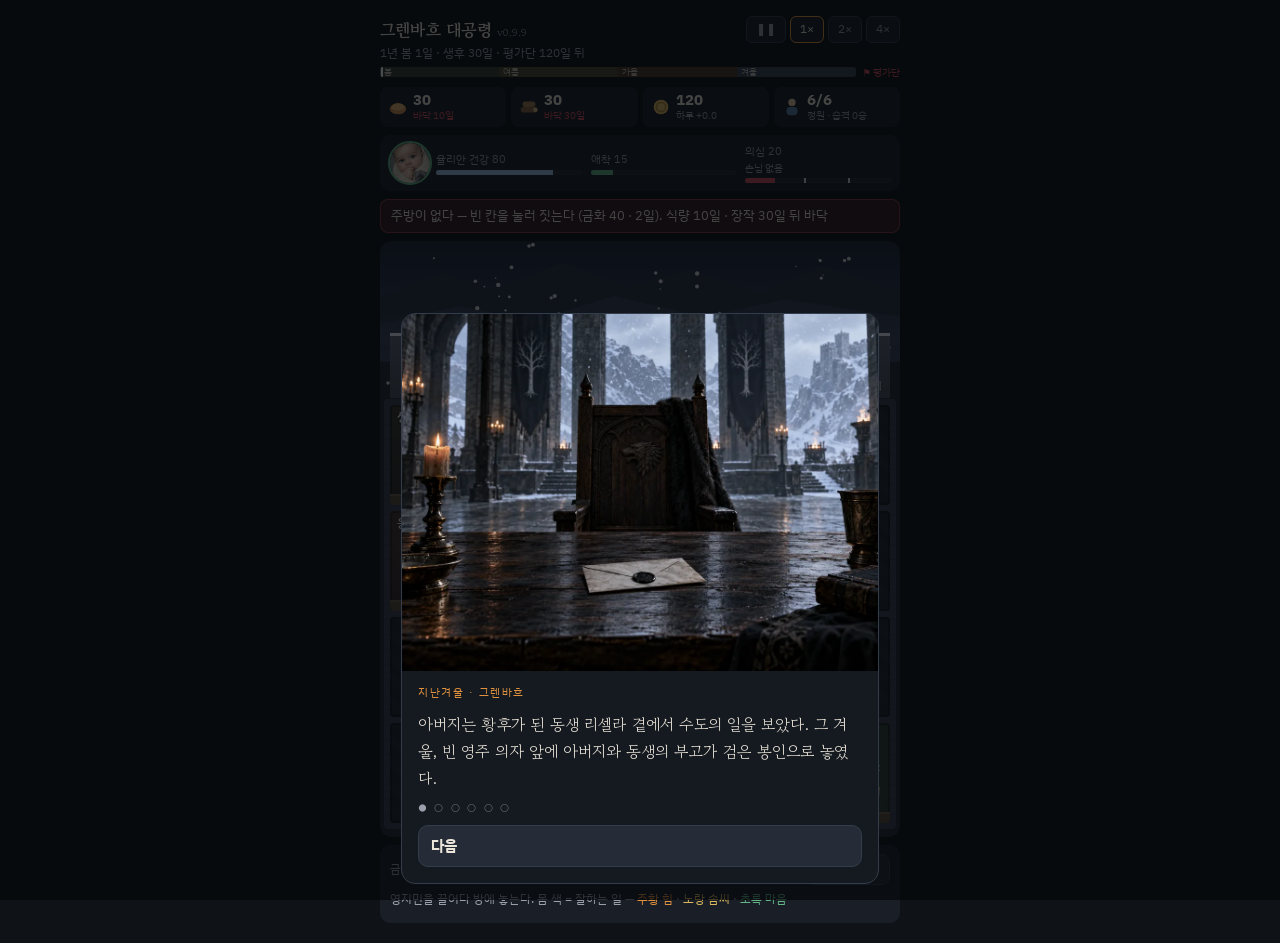
<file: index.html>
<!doctype html>
<meta charset="utf-8">
<meta name="viewport" content="width=device-width,initial-scale=1,viewport-fit=cover">
<title>그렌바흐 대공령 v0.9.9</title>
<link rel="preconnect" href="https://fonts.googleapis.com">
<link rel="preconnect" href="https://fonts.gstatic.com" crossorigin>
<link rel="stylesheet" href="https://fonts.googleapis.com/css2?family=Gowun+Batang:wght@400;700&family=IBM+Plex+Sans+KR:wght@400;500;600&display=swap">
<style>
  /* 단일 테마(겨울 밤의 석조 성)로 고정 */
  :root {
    color-scheme: dark;
    --ground: #0F1217; --stone: #1A1F27; --stone-2: #252C37; --line: #333C4A;
    --text: #ECE6DA; --muted: #9AA0AB; --ember: #E0913E; --eye: #63B585; --seal: #D04A55; --ice: #9CC3E2; --gold: #DDB95E;
    --serif: 'Gowun Batang', 'Nanum Myeongjo', 'AppleMyungjo', serif;
    --sans: 'IBM Plex Sans KR', 'Apple SD Gothic Neo', 'Malgun Gothic', system-ui, sans-serif;
  }
  html, body { height: 100%; }
  body { background: var(--ground); color: var(--text); font-family: var(--sans); font-size: 13.5px; line-height: 1.4; user-select: none; -webkit-user-select: none; }
  button { font: inherit; color: inherit; cursor: pointer; }
  button:focus-visible { outline: 2px solid var(--ember); outline-offset: 2px; }
  @media (prefers-reduced-motion: reduce) { * { animation: none !important; transition: none !important; } }
  .app { max-width: 520px; overflow-x: hidden; margin: 0 auto; padding-inline: 10px; padding-block: 8px 20px; display: grid; gap: 8px; }

  .top { min-width: 0; display: flex; justify-content: space-between; align-items: center; gap: 8px; }
  .top h1 { font-family: var(--serif); font-size: 17px; margin: 0; }
  /* 속도 버튼 옆에 두면 390px에서 두 줄로 접혀 제목 아래 한 줄로 뺐다 */
  /* 계절 띠: 한 해(120일)를 네 칸으로 보여 "평가단 n일 뒤"가 얼마나 긴지 감을 준다 */
  .strip { display: grid; grid-template-columns: minmax(0, 1fr) auto; gap: 6px; align-items: center; background: none; border: 0; padding: 0; margin-top: -4px; text-align: left; }
  .strip .bar { position: relative; height: 10px; display: grid; grid-template-columns: repeat(4, 1fr); border-radius: 3px; overflow: hidden; }
  .strip .bar span { font-size: 9px; line-height: 10px; padding-left: 4px; color: rgba(236,230,218,.75); white-space: nowrap; overflow: hidden; }
  .strip .s0 { background: rgba(126,154,106,.35); } .strip .s1 { background: rgba(184,166,90,.35); } .strip .s2 { background: rgba(176,122,74,.35); } .strip .s3 { background: rgba(127,160,184,.35); }
  .strip .past { position: absolute; left: 0; top: 0; bottom: 0; background: rgba(255,255,255,.16); pointer-events: none; }
  .strip .now { position: absolute; top: -1px; bottom: -1px; width: 2px; margin-left: -1px; background: #fff; pointer-events: none; }
  .strip .flag { font-size: 9.5px; color: var(--seal); white-space: nowrap; }
  .date { font-size: 12px; color: var(--muted); font-variant-numeric: tabular-nums; margin-top: -6px; white-space: nowrap; overflow: hidden; text-overflow: ellipsis; }
  .speed { display: flex; gap: 4px; }
  .speed button { background: var(--stone); border: 1px solid var(--line); border-radius: 6px; padding: 4px 9px; font-size: 12px; color: var(--muted); }
  .speed button.on { color: var(--text); border-color: var(--ember); }
  .res { display: grid; grid-template-columns: repeat(4, minmax(0, 1fr)); gap: 5px; }
  .pill { min-width: 0; display: grid; grid-template-columns: 20px minmax(0, 1fr); align-items: center; gap: 0 6px; background: var(--stone); border-radius: 8px; padding: 5px 7px; }
  .pill svg { grid-row: span 2; width: 22px; height: 22px; }
  .pill b { font-size: 15px; font-variant-numeric: tabular-nums; line-height: 1.1; }
  .pill span { white-space: nowrap; overflow: hidden; text-overflow: ellipsis; font-size: 10px; font-variant-numeric: tabular-nums; color: var(--muted); }
  .up { color: var(--eye) !important; } .dn { color: var(--seal) !important; }
  .crib { display: grid; grid-template-columns: 40px repeat(3, minmax(0, 1fr)); gap: 8px; align-items: center; background: var(--stone); border-radius: 10px; padding: 6px 8px; }
  .crib img { width: 40px; height: 40px; border-radius: 50%; object-fit: cover; border: 2px solid var(--eye); }
  .meter { display: grid; gap: 3px; font-size: 10.5px; color: var(--muted); }
  .meter .t { height: 5px; border-radius: 3px; background: var(--stone-2); overflow: hidden; }
  .meter .t i { display: block; height: 100%; transition: width .4s; }
  .m-health i { background: var(--ice); } .m-bond i { background: var(--eye); } .m-sus i { background: var(--seal); }
  .meter.warn { color: var(--seal); }
  .banner { border-radius: 8px; padding: 7px 10px; font-size: 12.5px; background: rgba(208,74,85,.18); border: 1px solid rgba(208,74,85,.55); }
  .banner.cold { background: rgba(156,195,226,.12); border-color: rgba(156,195,226,.45); }

  /* ── 성 단면도 ── */
  .world { position: relative; border-radius: 12px; overflow: hidden; background: linear-gradient(#1B2436 0, #2B3550 60px, #3A4258 120px, #232833 121px); touch-action: none; }
  .mount { position: absolute; left: 0; right: 0; top: 18px; height: 70px; background: #2A3245; clip-path: polygon(0 100%, 0 55%, 12% 20%, 22% 45%, 35% 5%, 48% 40%, 60% 15%, 73% 50%, 85% 10%, 100% 45%, 100% 100%); opacity: .9; }
  .mount.b { top: 34px; background: #39425A; clip-path: polygon(0 100%, 0 70%, 15% 45%, 30% 65%, 45% 30%, 62% 60%, 78% 35%, 100% 60%, 100% 100%); }
  /* 캔버스 속성 크기(높이 × DPR)가 CSS 크기로 새면 .world가 안쪽으로 스크롤될 만큼 커진다 — CSS 크기를 고정한다 */
  .snow { position: absolute; inset: 0; width: 100%; height: 100%; pointer-events: none; }
  .yard { position: absolute; background: linear-gradient(#5E6675, #4A505C); border-top: 3px solid #E9EEF4; }
  .yard .tag, .room .tag { position: absolute; left: 7px; top: 5px; font-size: 11px; font-weight: 600; letter-spacing: .02em; text-shadow: 0 1px 2px rgba(0,0,0,.6); }
  .yard .tag { color: #E9EEF4; left: auto; right: 8px; top: auto; bottom: 4px; font-weight: 500; font-size: 10.5px; opacity: .8; }
  .keepwall { position: absolute; background: repeating-linear-gradient(0deg, #3B4250 0 14px, #343A47 14px 15px), #3B4250; border-radius: 4px; }
  .room { position: absolute; border-radius: 4px; overflow: hidden; background: #2D2620; box-shadow: inset 0 0 0 2px rgba(0,0,0,.35); cursor: pointer; }
  .room .light { position: absolute; inset: 0; pointer-events: none; }
  .room .tag .cap { font-weight: 400; opacity: .7; margin-left: 4px; }
  .room .out { position: absolute; right: 6px; top: 5px; font-size: 10.5px; color: rgba(255,255,255,.75); font-variant-numeric: tabular-nums; text-shadow: 0 1px 2px #000; }
  .room .floor { position: absolute; left: 0; right: 0; bottom: 0; height: 9px; background: #5A4A3A; border-top: 2px solid #6E5B47; }
  .room.empty { background: repeating-linear-gradient(45deg, #1E222A 0 8px, #22262F 8px 16px); }
  .room.empty .build { position: absolute; inset: 0; display: grid; place-items: center; color: var(--muted); font-size: 12px; }
  .room.empty .build b { display: block; font-size: 22px; line-height: 1; color: #6A7282; text-align: center; }
  .room.can { box-shadow: inset 0 0 0 3px var(--ember); }
  .room.nope { filter: brightness(.55); }
  .room.raid { box-shadow: inset 0 0 0 3px var(--seal); animation: quake .3s linear infinite; }
  @keyframes quake { 0%,100% { transform: translateX(0); } 30% { transform: translateX(-1.5px); } 70% { transform: translateX(1.5px); } }
  .prog { position: absolute; left: 6px; right: 6px; bottom: 12px; height: 3px; border-radius: 2px; background: rgba(0,0,0,.35); overflow: hidden; }
  .prog i { display: block; height: 100%; background: rgba(255,255,255,.7); }
  /* 방 종류별 실내 */
  .r-gate { background: linear-gradient(#3A3530, #2B2723); }
  .r-gate .dec { position: absolute; left: 50%; top: 18px; width: 44%; height: 60%; transform: translateX(-50%); border-radius: 40px 40px 0 0; background: repeating-linear-gradient(90deg, #1A1612 0 3px, transparent 3px 11px), repeating-linear-gradient(0deg, #1A1612 0 3px, transparent 3px 12px), #0E1420; }
  .r-gate .banner-wolf { position: absolute; right: 8px; top: 20px; width: 14px; height: 26px; background: #C9CCD4; clip-path: polygon(0 0, 100% 0, 100% 100%, 50% 80%, 0 100%); }
  .r-lumber { background: linear-gradient(#3B3122, #2C251B); }
  .r-lumber .dec { position: absolute; right: 8px; bottom: 9px; width: 46px; height: 30px; background: radial-gradient(circle at 20% 70%, #9C7A4E 0 6px, #5C4426 6px 7px, transparent 7px), radial-gradient(circle at 55% 70%, #9C7A4E 0 6px, #5C4426 6px 7px, transparent 7px), radial-gradient(circle at 37% 30%, #9C7A4E 0 6px, #5C4426 6px 7px, transparent 7px), radial-gradient(circle at 72% 30%, #9C7A4E 0 6px, #5C4426 6px 7px, transparent 7px), radial-gradient(circle at 88% 70%, #9C7A4E 0 6px, #5C4426 6px 7px, transparent 7px); }
  .r-kitchen { background: linear-gradient(#3E2E22, #2E231B); }
  .r-kitchen .dec { position: absolute; right: 10px; bottom: 9px; width: 40px; height: 38px; background: #4B3E35; border-radius: 4px 4px 0 0; }
  .r-kitchen .dec::after, .r-forge .dec::after { content: ''; position: absolute; left: 10px; right: 10px; bottom: 0; height: 16px; border-radius: 50% 50% 0 0; background: radial-gradient(circle at 50% 100%, #FFD27A, #E0913E 50%, #A3401F 80%, transparent 82%); animation: flick 0.9s infinite alternate; }
  @keyframes flick { from { transform: scaleY(.85); opacity: .85; } to { transform: scaleY(1.1); opacity: 1; } }
  .r-kitchen .light, .r-forge .light { background: radial-gradient(circle at 85% 90%, rgba(224,145,62,.28), transparent 60%); }
  .r-forge { background: linear-gradient(#33302F, #252322); }
  .r-forge .dec { position: absolute; right: 10px; bottom: 9px; width: 34px; height: 24px; background: #4A4643; border-radius: 3px 3px 0 0; }
  .r-forge .anvil { position: absolute; left: 44%; bottom: 9px; width: 26px; height: 12px; background: #1F1D1C; clip-path: polygon(0 0, 100% 0, 80% 40%, 70% 100%, 30% 100%, 20% 40%); }
  .r-barracks { background: linear-gradient(#2E3138, #23262C); }
  .r-barracks .dec { position: absolute; right: 10px; bottom: 9px; width: 30px; height: 44px; background: repeating-linear-gradient(90deg, transparent 0 5px, #8A8F98 5px 7px, transparent 7px 12px); border-top: 3px solid #6B5742; }
  .r-barracks .dummy { position: absolute; left: 40%; bottom: 9px; width: 14px; height: 34px; background: #9C7A4E; border-radius: 7px 7px 2px 2px; }
  .r-dorm { background: linear-gradient(#352B2F, #282125); }
  .r-dorm .dec { position: absolute; right: 8px; bottom: 9px; width: 54px; height: 14px; background: #7A5C66; border-radius: 3px; box-shadow: 0 -20px 0 -2px #6A4E58; }
  .r-parlor { background: linear-gradient(#3A2A2E, #2B1F22); }
  .r-parlor .light { background: radial-gradient(circle at 30% 30%, rgba(221,185,94,.16), transparent 60%); }
  .r-parlor .dec { position: absolute; right: 8px; bottom: 9px; width: 30px; height: 26px; background: #6E2E38; border-radius: 8px 8px 2px 2px; }
  .r-nursery { background: linear-gradient(#2F3A33, #232B26); }
  .r-nursery .light { background: radial-gradient(circle at 70% 80%, rgba(99,181,133,.22), transparent 60%); }
  .cradle { position: absolute; right: 10px; bottom: 9px; width: 48px; height: 24px; border-radius: 0 0 24px 24px; background: #8A6A48; border-top: 3px solid #A7845C; }
  .cradle::before { content: ''; position: absolute; left: 12px; top: -10px; width: 22px; height: 14px; border-radius: 50%; background: #EDE3CF; box-shadow: inset -3px -2px 0 #D5C7AC; }
  .cradle .cry { position: absolute; right: -2px; top: -34px; font-size: 11px; font-weight: 600; color: #FFF; background: var(--seal); border-radius: 8px; padding: 1px 6px; animation: bob .6s infinite alternate; white-space: nowrap; }
  .cradle .zz { position: absolute; right: 0; top: -30px; font-size: 11px; color: var(--ice); animation: bob 1.4s infinite alternate; }
  @keyframes bob { from { transform: translateY(0); } to { transform: translateY(-4px); } }

  /* 사람 */
  .fig { position: absolute; width: 22px; height: 40px; margin-left: -11px; touch-action: none; cursor: grab; z-index: 3; transition: filter .2s; }
  .fig .h { position: absolute; left: 5px; top: 0; width: 12px; height: 12px; border-radius: 50%; background: #EBC9A8; }
  .fig .hair { position: absolute; left: 4px; top: -1px; width: 14px; height: 6px; border-radius: 7px 7px 2px 2px; }
  .fig .b { position: absolute; left: 3px; top: 12px; width: 16px; height: 17px; border-radius: 5px 5px 2px 2px; }
  .fig .l { position: absolute; top: 28px; width: 5px; height: 9px; background: #2B2622; border-radius: 0 0 2px 2px; }
  .fig .l.a { left: 5px; } .fig .l.c { left: 12px; }
  .fig.walk .l.a { animation: stepA .4s infinite alternate; } .fig.walk .l.c { animation: stepA .4s infinite alternate-reverse; }
  @keyframes stepA { from { transform: translateY(0); } to { transform: translateY(-2px); } }
  .fig.work { animation: bob .5s infinite alternate; }
  .fig .nm { position: absolute; top: 39px; left: 50%; transform: translateX(-50%); font-size: 9.5px; white-space: nowrap; color: #E9EEF4; text-shadow: 0 1px 2px #000, 0 0 4px #000; }
  .fig .hpb { position: absolute; top: -6px; left: 3px; width: 16px; height: 3px; background: rgba(0,0,0,.5); border-radius: 2px; overflow: hidden; }
  .fig .hpb i { display: block; height: 100%; background: var(--eye); }
  .fig.sel { filter: drop-shadow(0 0 3px var(--ember)) drop-shadow(0 0 2px var(--ember)); }
  .fig.drag { cursor: grabbing; z-index: 9; filter: drop-shadow(0 4px 6px rgba(0,0,0,.6)); transform: scale(1.15); }
  .fig.hurt { filter: grayscale(1) brightness(.7); }
  .fig.hurt .b::after { content: '+'; position: absolute; left: 4px; top: -1px; color: var(--seal); font-weight: 700; font-size: 13px; }
  .fig.npc { cursor: default; }
  .fig .eye { position: absolute; top: -18px; left: 50%; transform: translateX(-50%); font-size: 10px; background: var(--seal); color: #fff; border-radius: 6px; padding: 0 4px; white-space: nowrap; }
  .fig.raider .b { background: #8E2F2A !important; }
  .fig.raider .hair { background: #3A2B20 !important; height: 8px; }
  .meter .t { position: relative; } .meter .goal { position: absolute; top: -2px; bottom: -2px; width: 2px; background: #fff; opacity: .8; }
  .meter small { font-size: 10px; color: var(--muted); }
  .room .pv { position: absolute; left: 6px; right: 6px; top: 22px; font-size: 11px; font-weight: 600; color: #FFE3A8; text-shadow: 0 1px 2px #000; pointer-events: none; }
  button.pill { border: 0; text-align: left; color: inherit; font: inherit; cursor: pointer; }
  .pill.blink { animation: blink 1s steps(2) infinite; box-shadow: inset 0 0 0 1px var(--seal); }
  @keyframes blink { 50% { background: rgba(208,74,85,.35); } }
  .picks { display: grid; gap: 4px; }
  .pick { display: flex; gap: 8px; align-items: center; font-size: 13px; padding: 6px 8px; background: var(--stone-2); border-radius: 8px; }
  .fig .eye.cand { background: var(--ember); color: #1A1410; }
  .fig.cand, .fig.merch { cursor: pointer; }
  .fig .eye.calm { background: #4A5568; }
  .fig .eye.merch { background: #6B5A8E; color: #fff; }
  .room.constructing .light, .room.constructing .dec, .room.constructing .anvil, .room.constructing .dummy { opacity: .35; }
  .opt .q { white-space: pre-line; }
  h1 .ver { font-size: 11px; font-weight: 400; color: var(--muted); letter-spacing: .04em; }
  .raidbars { position: absolute; z-index: 4; display: grid; gap: 3px; pointer-events: none; }
  .raidbars .rb { display: grid; grid-template-columns: 34px 1fr 38px; align-items: center; gap: 4px; font-size: 10px; color: #fff; text-shadow: 0 1px 2px #000; }
  .raidbars .rb .num { text-align: right; font-variant-numeric: tabular-nums; }
  .raidbar.gatebar i { background: #C9CCD4; }
  .raidbar { position: relative; height: 5px; border-radius: 3px; background: rgba(0,0,0,.55); overflow: hidden; z-index: 4; }
  .raidbar i { display: block; height: 100%; background: var(--seal); }
  .clash { position: absolute; z-index: 5; font-size: 13px; font-weight: 700; color: #FFE3A0; text-shadow: 0 0 4px #E0913E; pointer-events: none; animation: pop .6s ease-out forwards; }
  .pop { position: absolute; z-index: 6; font-size: 11.5px; font-weight: 600; pointer-events: none; text-shadow: 0 1px 2px #000; animation: rise 1.4s ease-out forwards; white-space: nowrap; }
  @keyframes rise { from { transform: translateY(0); opacity: 1; } to { transform: translateY(-26px); opacity: 0; } }
  @keyframes pop { from { transform: scale(.6); opacity: 1; } to { transform: scale(1.4); opacity: 0; } }

  .panel { background: var(--stone); border-radius: 10px; padding: 9px 10px; display: grid; gap: 6px; }
  .who { display: flex; justify-content: space-between; align-items: center; gap: 8px; }
  .who b { font-size: 14.5px; }
  .stats3 { display: flex; flex-wrap: wrap; gap: 4px 10px; font-size: 12px; color: var(--muted); font-variant-numeric: tabular-nums; }
  .stats3 span b { color: var(--text); font-size: 12.5px; }
  .hint { font-size: 12px; color: var(--muted); margin: 0; }
  .log { font-size: 11.5px; color: var(--muted); display: grid; gap: 1px; }
  .log div:first-child { color: var(--text); }
  .btn { background: var(--stone-2); border: 1px solid var(--line); border-radius: 8px; padding: 6px 10px; font-size: 12.5px; }

  .modal { position: fixed; inset: 0; z-index: 20; display: grid; place-items: end center; background: rgba(5,7,10,.72); padding: 16px; padding-bottom: calc(env(safe-area-inset-bottom, 0px) + 16px); }
  .sheet { width: min(476px, 100%); background: #151A21; border: 1px solid var(--line); border-radius: 14px; overflow: hidden; display: grid; animation: up .25s ease both; max-height: 90dvh; overflow-y: auto; }
  @keyframes up { from { transform: translateY(16px); opacity: 0; } to { transform: none; opacity: 1; } }
  .sheet .pic { width: 100%; aspect-ratio: 16 / 9; object-fit: cover; object-position: center 25%; display: block; }
  .sheet .body { padding: 14px 16px 16px; display: grid; gap: 10px; }
  .sheet .eyebrow { font-size: 11px; letter-spacing: .14em; color: var(--ember); }
  .sheet h2 { font-family: var(--serif); font-size: 20px; margin: 0; }
  .sheet p { font-family: var(--serif); font-size: 15px; line-height: 1.7; margin: 0; white-space: pre-line; }
  .opts { display: grid; gap: 8px; }
  .opt { text-align: left; background: var(--stone-2); border: 1px solid var(--line); border-radius: 10px; padding: 10px 12px; display: grid; gap: 2px; }
  .opt:hover:not(:disabled) { border-color: var(--ember); }
  .opt b { font-size: 14.5px; } .opt span { font-size: 12px; color: var(--muted); }
  .opt:disabled { opacity: .45; cursor: default; }
  .buildgrid { display: grid; grid-template-columns: 1fr 1fr; gap: 8px; }
  .buildgrid .opt { grid-template-rows: 46px auto auto; padding: 8px; }
  .buildgrid .mini { position: relative; border-radius: 4px; overflow: hidden; }
  /* 컷씬: 이야기 목소리만 — 화자 · 본문 · 쪽 점 · 버튼 하나 */
  .sheet.scene p { font-size: 16px; }
  /* 캐릭터 시트(3분할)는 오른쪽 끝이 초상이라 4:3으로 오른쪽을 잘라 보인다 */
  .sheet.scene .pic { aspect-ratio: 4 / 3; object-fit: cover; object-position: 100% 30%; }
  .sheet .dots { font-size: 9px; letter-spacing: .3em; color: var(--muted); }
  /* 튜토리얼: 모달이 아니라 화면 아래에 붙는 안내 줄. 성을 보면서 따라 하게 한다 */
  #tut { position: fixed; left: 0; right: 0; bottom: 0; z-index: 15; padding: 10px 12px calc(env(safe-area-inset-bottom, 0px) + 10px); background: rgba(15,18,23,.96); border-top: 1px solid var(--line); }
  #tut .in { max-width: 500px; margin: 0 auto; display: grid; grid-template-columns: 68px minmax(0, 1fr); gap: 8px; align-items: start; }
  #tut .tfig { position: relative; height: 64px; }
  #tut .fig { left: 50%; top: 2px; transform: scale(1.4); transform-origin: top center; cursor: default; }
  #tut .tsay { font-family: var(--serif); font-size: 14.5px; line-height: 1.55; margin: 0; }
  #tut .tsys { font-size: 12px; color: var(--muted); margin: 3px 0 0; }
  #tut .tact { display: flex; gap: 10px; align-items: center; justify-content: flex-end; margin-top: 6px; }
  #tut .tskip { background: none; border: 0; padding: 4px 2px; font-size: 11.5px; color: var(--muted); text-decoration: underline; }
  body.tutoring .app { padding-bottom: 170px; }
  .tut-hl { outline: 2px solid var(--gold); outline-offset: -2px; animation: tutPulse 0.9s ease-in-out infinite alternate; }
  .fig.tut-hl { outline-offset: 2px; border-radius: 4px; }
  @keyframes tutPulse { from { outline-color: rgba(221,185,94,.35); } to { outline-color: rgba(221,185,94,1); } }
</style>

<div class="app">
  <div class="top"><div><h1>그렌바흐 대공령 <small class="ver">v0.9.9</small></h1></div><div class="speed" id="speed"></div></div>
  <div class="date" id="date"></div>
  <button class="strip" id="strip" aria-label="한 해 달력"></button>
  <div class="res" id="res"></div>
  <div class="crib" id="crib"></div>
  <div id="banner"></div>
  <div class="world" id="world"><div class="mount"></div><div class="mount b"></div><canvas class="snow" id="snow"></canvas></div>
  <div class="panel" id="panel"></div>
</div>
<div id="tut" hidden></div>
<div id="modal"></div>

<script src="data.js"></script>
<script>
(() => {
  const K = window.KEEP, R = K.rooms;
  const DAY_MS = 2600;
  const $ = id => document.getElementById(id);
  const world = $('world');
  const STAT = { str: '힘', dex: '솜씨', heart: '마음' };
  const B = K.balance, ARMORY_CAP = B.armoryCap;
  const BODY = { str: '#B5652E', dex: '#B89A3E', heart: '#3F8A5E' };
  const clamp = (v, lo = 0, hi = 100) => Math.max(lo, Math.min(hi, v));
  const esc = s => String(s).replace(/[&<>"]/g, c => ({ '&': '&amp;', '<': '&lt;', '>': '&gt;', '"': '&quot;' }[c]));
  let G, loop = null, raidLoop = null, acc = 0, last = 0, queue = [], showing = false;
  let geo = null; // 방 좌표
  const figs = new Map(); // folk id → {el, x, tx, wait}

  // ═════════ 상태 · 규칙 ═════════
  function newGame() {
    const rooms = {};
    K.layout.forEach((row, r) => row.forEach((t, c) => { rooms[`r${r}c${c}`] = t; }));
    G = {
      day: 0, res: { ...K.start }, rooms, folk: K.folk.map(f => mkFolk(f, { room: f.room })),
      julian: { health: 80, bond: 15 }, sus: 20, speed: 1, sel: null, raid: null, raidsWon: 0,
      ms: 0, absentUntil: -1, blizzardUntil: -1, log: [], over: null, refugeeIdx: 0, captiveIdx: 0,
      expeditions: [], candidates: [], wandererIdx: 0, levels: {}, building: {}, upgrading: {}, armory: [], crafting: null, merchant: null, graveyard: [],
      homelessCame: false, leoHere: false, leoState: 'parlor', leoReturnDay: -1, berk: false, berkDone: false, tut: null,
    };
    figs.forEach(f => f.el.remove()); figs.clear();
    buildCastle(); renderTut();
    scene([
      { img: SCN('opening-1'), who: '지난겨울 · 그렌바흐', text: '아버지는 황후가 된 동생 리셀라 곁에서 수도의 일을 보았다. 그 겨울, 빈 영주 의자 앞에 아버지와 동생의 부고가 검은 봉인으로 놓였다.' },
      { img: SCN('opening-2'), who: '그 겨울 · 그렌바흐', text: '기사들마저 수도에 있던 성을 호르칸이 덮쳤다. 바깥채는 타고, 성문과 응접실, 요람실만 남았다.' },
      { img: SCN('opening-3'), fallback: 'media/ottilie.webp', who: '겨울 30일 · 성문', text: '자매를 키운 늙은 유모 오틸리에가 눈보라 속에서 성문을 두드렸다. 품에는 갓난아기가 안겨 있었다.' },
      { img: SCN('opening-4'), fallback: 'media/julian.webp', who: '오틸리에', text: '"리셀라 님이 가시며 맡기셨습니다, 아가씨. 율리안 님 대신 황실 묘지에는 이름 모를 아기를 뉘고 왔습니다."' },
      { img: SCN('opening-5'), fallback: 'media/eleanor.webp', who: '엘레노어', text: '"수도는 아이도 어미를 따라갔다고 하겠지." 오틸리에는 그날 밤 추위를 이기지 못했다.' },
      { img: SCN('opening-6'), who: '봄 1일 · 베른하르트', text: '"아가씨… 아니, 각하, 아이는 요한나가 젖을 물렸습니다. 성은 보시는 대로입니다."' },
    ], [{ label: '성을 둘러본다', fn: startTut }]);
    start();
  }
  // 장면 그림은 media/scenes/<이름>.webp — 파일이 없으면 fallback 그림으로 한 번 바꾸고, 그것도 없거나 실패하면 그림만 지운다
  const SCN = n => `media/scenes/${n}.webp`;
  const slots = () => Object.keys(G.rooms);
  const at = slot => G.folk.filter(f => f.room === slot);
  const working = slot => at(slot).filter(f => !f.hurt);
  const typeOf = slot => G.rooms[slot];
  const slotOf = type => slots().find(s => G.rooms[s] === type);
  // 방 레벨 1~3. 효과 배수는 Lv1 ×1, Lv2 ×1.5, Lv3 ×2
  const lvOf = slot => G.levels[slot] || 1;
  const mult = slot => [1, 1.5, 2][lvOf(slot) - 1];
  const firstMult = type => { const s = slotOf(type); return s ? mult(s) : 1; };
  const popCap = () => K.popBase + slots().filter(s => G.rooms[s] === 'dorm' && !G.building[s]).reduce((a, s) => a + R.dorm.pop * mult(s), 0);
  const gateHold = () => GATE_HOLD * firstMult('gate');
  const gateBonus = () => 6 * firstMult('gate');
  const eleanor = () => G.folk.find(f => f.hero);
  const away = () => G.day < G.absentUntil;
  // 달력 대신 계절과 날 수로 센다 — 11월~3월 달력으로는 얼마나 남았는지 감이 오지 않았다
  // 해는 끝나지 않고 이어진다. 일정(상인·습격·눈보라·평가)은 해 안의 날(doy)로 반복한다
  const yearOf = d => Math.floor(d / K.totalDays) + 1;
  const doy = () => G.day % K.totalDays;
  const dateOf = d => `${yearOf(d)}년 ${K.seasons[Math.floor((d % K.totalDays) / K.seasonDays)]} ${d % K.seasonDays + 1}일`;
  const raidF = r => Math.round(r.n * r.h * (1 + B.raidYearMult * (yearOf(G.day) - 1)));
  const say = t => { G.log.unshift(`${dateOf(G.day)} · ${t}`); G.log.length = Math.min(G.log.length, 20); };
  const sum = (arr, k) => arr.reduce((s, f) => s + f[k], 0);
  const best = f => ['str', 'dex', 'heart'].sort((a, b) => f[b] - f[a])[0];
  const mkFolk = (p, extra = {}) => ({ ...p, room: null, hp: 100, hurt: 0, xp: 0, level: 1, weapon: null, starve: 0, ...extra });
  const maxHp = f => B.hpBase + B.hpPerLv * (f.level || 1);
  // 적성: 가장 높은 능력치가 방의 능력치와 같으면 ×1.25 — 몸 색과 방 색이 맞는 사람
  const apt = (f, t) => R[t]?.stat && best(f) === R[t].stat ? B.aptitude : 1;
  const eff = (f, slot) => f[R[typeOf(slot)].stat] * apt(f, typeOf(slot));
  const sumEff = (list, slot) => list.reduce((a, f) => a + eff(f, slot), 0);
  // 추위: 계절 기본(봄 1 · 여름 0 · 가을 1 · 겨울 2) + 눈보라 2. 장작 소비·정찰 부상·장작이 없을 때의 피해가 모두 이 수치에서 나온다
  const COLD = () => K.coldBySeason[Math.floor(G.day / K.seasonDays) % 4] + (G.day < G.blizzardUntil ? B.blizzardCold : 0);
  const need = L => B.xpBase * Math.pow(L, B.xpExp);
  function levelUp(f) {
    while (f.xp >= need(f.level)) { // 레벨 상한 없음. 주능력치는 10에서 멈추고 그 뒤로는 최대 체력만 는다
      f.xp -= need(f.level); f.level++; const k = best(f); f[k] = Math.min(10, f[k] + 1); f.hp = Math.min(maxHp(f), f.hp + B.hpPerLv); say(`${f.name}이(가) Lv${f.level}이 되었다. ${STAT[k]} +1`); }
  }
  function die(f) {
    G.folk = G.folk.filter(x => x !== f); G.graveyard.push(f);
    if (f.weapon) { G.armory.push(f.weapon); f.weapon = null; }
    say(`${f.name}이(가) 죽었다.`);
    event({ eyebrow: dateOf(G.day), title: `${f.name}이(가) 죽었다`, text: `쓰러진 채로 ${G.res.food <= 0 ? '굶주림' : '추위'}이 이어졌다. 눈 속에 묻었다.\n\n쓰러진 사람은 체력이 더 깎이면 죽는다. 식량과 장작을 먼저 챙긴다.`, choices: [{ label: '…' }] });
  }
  const restOf = f => !f.room ? 6 : typeOf(f.room) === 'dorm' ? 15 * mult(f.room) : 0;
  // 짓는 중인 방은 돌아가지 않는다. 무기를 만드는 날은 가장 솜씨 좋은 대장간 일꾼이 금화 대신 무기를 만든다
  function rateOf(slot) {
    const t = R[typeOf(slot)]; if (!t || !t.res || G.building[slot]) return 0;
    let ws = working(slot);
    if (G.crafting && G.crafting.slot === slot) ws = ws.filter(f => f.id !== G.crafting.wid);
    return sumEff(ws, slot) * t.rate * mult(slot);
  }
  const eats = () => 0.5 * G.folk.filter(f => !f.away).length;
  const woodUse = () => COLD();
  const made = r => slots().filter(s => R[typeOf(s)]?.res === r).reduce((a, s) => a + rateOf(s), 0);
  // 지금 수지로 며칠 뒤 바닥나는지 — 마이너스일 때만
  const daysLeft = (v, per) => per < 0 ? Math.floor(v / -per) : Infinity;
  function daily() {
    const n = G.folk.length;
    const tot = r => slots().filter(s => R[typeOf(s)]?.res === r).reduce((a, s) => a + rateOf(s), 0);
    const care = working(slotOf('nursery')), parlor = working(slotOf('parlor'));
    return {
      food: tot('food') - eats(), wood: tot('wood') - woodUse(), gold: tot('gold'),
      // 의심은 레오폴트가 성에 온 뒤(봄 8일)부터 쌓인다. 엘레노어가 국경 성에 가 있어도 그는 성에 남아 계속 본다
      sus: !G.leoHere ? 0 : B.susBase - sumEff(parlor, slotOf('parlor')) * B.susParlor * firstMult('parlor'), bond: (sumEff(care, slotOf('nursery')) * 0.04 + (care.some(f => f.hero) ? 0.8 : 0)) * firstMult('nursery'), care,
    };
  }

  function start() {
    clearInterval(loop); last = performance.now(); acc = 0;
    loop = setInterval(() => {
      const now = performance.now(), dt = now - last; last = now;
      tutCheck();
      if (G.over || G.raid || showing || !G.speed || tutPaused()) return;
      acc += dt * G.speed;
      while (acc >= DAY_MS && !G.over && !G.raid && !showing && !tutPaused()) { acc -= DAY_MS; dayTick(); }
    }, 100);
  }
  function dayTick() {
    const d = daily();
    G.day++;
    G.res.food = Math.max(0, G.res.food + d.food); G.res.wood = Math.max(0, G.res.wood + d.wood); G.res.gold += d.gold;
    for (const s of slots()) {
      const t = R[typeOf(s)];
      if (t?.res && rateOf(s) > 0) pop(s, `+${rateOf(s).toFixed(1)} ${{ food: '식량', wood: '장작', gold: '금화' }[t.res]}`, t.res === 'gold' ? 'var(--gold)' : t.res === 'wood' ? '#C9A27A' : '#F0C38E');
    }
    // 건설·업그레이드·제작은 날이 지나야 끝난다
    for (const s of Object.keys(G.building)) if (G.building[s] <= G.day) { delete G.building[s]; say(`${R[typeOf(s)].name}을(를) 다 지었다.`); buildCastle(); }
    for (const s of Object.keys(G.upgrading)) if (G.upgrading[s].doneDay <= G.day) { G.levels[s] = G.upgrading[s].to; say(`${R[typeOf(s)].name}이(가) Lv${G.levels[s]}이 되었다.`); delete G.upgrading[s]; }
    if (G.crafting && G.crafting.doneDay <= G.day) { const w = K.weapons.find(x => x.id === G.crafting.weapon); G.armory.push({ id: w.id, dur: B.durability }); say(`대장간에서 ${w.name}을(를) 벼렸다. 성문 무기고에 두었다.`); pop(G.crafting.slot, w.name, 'var(--gold)'); G.crafting = null; }
    if (K.merchant.days.includes(doy())) { G.merchant = { until: G.day + K.merchant.stay, gold: K.merchant.purse }; say(`소금 장수 도착 · 지갑 금화 ${K.merchant.purse} · ${K.merchant.stay}일 머문다`); }
    else if (G.merchant && G.day >= G.merchant.until) { G.merchant = null; say('소금 장수가 떠났다.'); }
    const cold = COLD();
    for (const f of [...G.folk]) {
      if (f.away) continue;
      // 일어날 때 체력 30 — 0으로 일어나면 식량이 0인 동안 곧바로 다시 쓰러져 아무도 주방에 못 서는 굴레에 빠졌다
      const dmg = (G.res.food <= 0 ? 8 : 0) + (G.res.wood <= 0 ? cold : 0);
      if (f.hurt > 0) {
        // 쓰러진 채로 굶주림·추위가 이어지면 죽는다 — 쓰러짐이 끝이면 식량을 게을리해도 벌이 없었다
        if (dmg) { f.starve += dmg; if (f.starve >= B.deathDmg && !f.hero) { die(f); continue; } }
        f.hurt--; if (!f.hurt) { f.hp = Math.max(f.hp, 30); f.starve = 0; say(`${f.name}이(가) 몸을 추슬렀다.`); }
      } else f.starve = 0;
      // 체력은 쉬어야 찬다 — 어디서나 저절로 차서 깎인 채 들어온 포로를 병영에 넣어도 곧 다 차 버렸다
      f.hp = clamp(f.hp + (dmg ? -dmg : restOf(f)), 0, maxHp(f));
      if (f.hp <= 0 && !f.hurt) { f.hurt = 4; f.room = null; say(`${f.name}이(가) ${G.res.food <= 0 ? '굶주려' : '추위에'} 쓰러졌다.`); }
      if (f.room && !f.hurt) { f.xp += typeOf(f.room) === 'barracks' ? 3 * mult(f.room) : 1; levelUp(f); }
    }
    const j = G.julian;
    if (!d.care.length) j.health -= 8; else if (G.res.wood <= 0) j.health -= 5 * Math.max(0, cold - (lvOf(slotOf('nursery')) >= 2 ? 1 : 0)); else j.health += 3 * firstMult('nursery');
    if (G.res.wood <= 0) say('장작이 떨어졌다. 성이 식어 간다.');
    j.health = clamp(j.health); j.bond = clamp(j.bond + d.bond);
    G.sus = clamp(G.sus + d.sus);
    if (G.day === G.absentUntil) { const e = eleanor(); if (e) e.lead = Math.min(10, e.lead + 1); say('엘레노어가 국경 성에서 돌아왔다. 통솔 +1'); }
    if (j.health <= 0) return endGame('sick');
    if (G.sus >= 100) return endGame('taken');
    if (!G.folk.some(f => !f.hero)) return endGame('empty');
    const m = K.milestones[G.ms]; if (m && j.bond >= m[0]) { G.ms++; scene([{ img: SCN(`milestone-${G.ms}`), fallback: 'media/julian.webp', who: `성장 기록 · ${m[1]}`, text: m[2] }]); }
    for (const r of K.raids) { if (doy() === r.day - 3) say(`경보: ${r.name} · 전투력 ${raidF(r)} · 사흘 뒤 도착`); if (doy() === r.day) startRaid(r); }
    if (K.refugeeDays.includes(doy())) refugee();
    returnScouts();
    story();
    if (doy() === 0 && G.day > 0 && !G.over) inspection();
    rollLeo();
    renderHud();
  }
  function story() {
    const d = doy();
    // 레오폴트가 오기 전에는 의심이 움직이지 않는다 — 컷씬 버튼이 아니라 이 날 자체로 켠다(봇·검사가 dayTick만 불러도 같게)
    if (G.day === K.leoDay) { G.leoHere = true; say('레오폴트 비젠이 아버지의 관을 모셔 와 성에 묵기 시작했다.'); scene([
      { img: SCN('leopold-1'), who: '봄 15일 · 성문', text: '황궁의 문장을 단 검은 마차가 성문에 섰다. 마차에는 겨울 산길이 풀리기를 기다린 아버지의 관이 실려 있었다.' },
      { img: SCN('leopold-2'), who: '레오폴트', text: '"선대 대공의 일, 깊이 애도합니다. 황후 폐하의 아기도 결국 어미를 따라갔지요, 각하."' },
      { img: SCN('leopold-2'), who: '레오폴트', text: '"황궁은 갑자기 성을 맡으신 각하를 걱정합니다. 다음 봄 평가단이 올 때까지 제가 곁에서 돕지요."' },
    ], [{ label: '맞이한다', sub: '지금부터 의심이 쌓인다 · 응접실 사람의 마음이 막는다' }]); }
    // 튜토리얼을 건너뛰었거나 정찰 단계 전에 끝났으면 봄 8일(이후 첫날)에 같은 방식으로 온다. 튜토리얼이 진행 중이면 튜토리얼이 부른다
    if (G.day >= 7 && !G.homelessCame && G.tut == null) arriveHomeless();
    if (G.day === G.leoReturnDay) { G.leoHere = true; say('레오폴트가 돌아왔다.'); }
    if (d === 67) scene([
      { img: SCN('border-1'), who: '가을 8일 · 성문', text: '"베르크 기사령에서 왔습니다. 국경 성의 겨울 채비를 대공 각하와 함께 보고 싶다 하십니다."' },
      { img: SCN('border-2'), who: '엘레노어', text: '국경 성은 먼 산길 끝에 있었다. 레오폴트는 각하가 없는 동안 성에 남겠다고 했다.' },
    ], [
      { label: '간다', sub: G.berkDone ? '엘레노어 12일 부재 · 돌아오면 통솔 +1 · 지략 +0.5' : '엘레노어 12일 부재 · 돌아오면 통솔 +1 · 겨울 1일에 베르크 기사 2명 합류', fn: () => { const e = eleanor(); G.absentUntil = G.day + 12; e.room = null; e.wit = Math.min(10, e.wit + 0.5); G.berk = true; say('엘레노어가 국경 성으로 떠났다. 12일 부재'); } },
      { label: '가지 않는다', sub: '지략 +0.5 · 베르크와 소원해진다', fn: () => { const e = eleanor(); e.wit = Math.min(10, e.wit + 0.5); say('베르크 기사령에 거절 서신을 보냈다.'); } },
    ]);
    // 기사는 처음 간 해에 한 번만 온다
    if (d === 90 && G.berk && !G.berkDone) { G.berkDone = true; K.knights.forEach((k, i) => G.folk.push(mkFolk(k, { id: 'k' + i }))); say('베르크 기사령에서 기사 둘이 왔다.'); scene([{ img: SCN('knights'), who: '겨울 1일 · 성문', text: '푸른 망토의 베르크 기사들이 성문으로 들어왔다. 앞선 이는 아른트, 흰 말을 탄 이는 테오였다.' }]); }
    if (d === K.blizzard.day) { G.blizzardUntil = G.day + K.blizzard.days; scene([{ img: SCN('blizzard'), who: '겨울 8일', text: '긴 눈보라가 산맥을 넘어왔다. 성벽 너머로는 흰 것 말고 아무것도 보이지 않았다.' }],
      [{ label: '벌목장을 챙긴다', sub: `추위 ${COLD() - B.blizzardCold} → ${COLD()} · 장작 하루 ${woodUse()} · 정찰 부상 +${B.blizzardCold * 3}%p` }]); }
  }
  // 받으면 하루 식량 수지가 어떻게 바뀌는지 — "식량 0.5 추가"만으로는 늘어나는 게 소비인지 보상인지 알 수 없었다
  const eatNote = () => {
    const f = daily().food, now = daysLeft(G.res.food, f), next = daysLeft(G.res.food, f - 0.5);
    const tail = next === Infinity ? '' : ` · 식량 바닥까지 ${now === Infinity ? '걱정 없음' : now + '일'} → ${next}일`;
    return `식량 하루 ${fmt(f)} → ${fmt(f - 0.5)} (한 사람이 하루 0.5를 먹는다)${tail}`;
  };
  function refugee() {
    // 1년째는 정해진 피난민(엘제·프리츠·안나) 다음 떠돌이, 2년째부터는 정찰 후보와 같은 떠돌이 풀에서 순서대로(정찰이 먼저 데려간 사람은 건너뛴다)
    const p = yearOf(G.day) === 1 && G.refugeeIdx < K.refugees.length ? K.refugees[G.refugeeIdx++] : G.wandererIdx < K.wanderers.length ? K.wanderers[G.wandererIdx++] : null;
    if (!p) return;
    event({ eyebrow: dateOf(G.day), title: '성문 앞의 피난민', text: `${p.line ? p.line + '\n' : ''}${p.role} ${p.name} · 힘 ${p.str} · 솜씨 ${p.dex} · 마음 ${p.heart}${FULL()}`, choices: [
      { label: '받아들인다', sub: eatNote(), disabled: () => G.folk.length >= popCap(), fn: () => { G.folk.push(mkFolk(p, { id: 'p' + G.day })); say(`${p.name}이(가) 영지민이 되었다.`); } },
      { label: '돌려보낸다' },
    ] });
  }
  const FULL = () => G.folk.length >= popCap() ? '\n정원이 찼다 — 숙소가 필요하다' : '';
  const HIDE_MAX = 30; // 성문이 무너졌을 때 호르칸 체력이 이 값 이하여야 요람실에서 숨어 버틸 수 있다
  const GATE_HOLD = 30, GATE_BREAK = 3; // 성문 버팀 30을 1틱(0.9초)에 3씩 — 성문이 비고 약 9초면 부서진다
  // ═════════ 정찰 ═════════
  // 보상은 보낸 사람의 힘·인원·일수에 비례하고 오래 비울수록 할증이 붙는다 — 고정 보상일 때는 약한 사람 혼자 보내는 것이 늘 최적이었다
  const scoutRisk = (d, f, n) => Math.max(0.03, d.risk - 0.06 * (n - 1) + COLD() * 0.03 - (f.raiderLook ? 0.05 : 0) - (!away() && eleanor() ? eleanor().wit * 0.005 : 0));
  function scoutQuote(dest, ppl) {
    const d = K.scouts.find(x => x.id === dest), n = ppl.length, avg = n ? sum(ppl, 'str') / n : 0;
    return { d, gold: Math.round(n * avg * d.days * R.forge.rate * (1 + B.scoutBonus * d.days)), food: n * 0.5 * B.ration * d.days, risks: ppl.map(f => scoutRisk(d, f, n)) };
  }
  function sendScouts(dest, ids) {
    const ppl = ids.map(id => G.folk.find(x => x.id === id)), q = scoutQuote(dest, ppl);
    if (G.res.food < q.food) return `식량이 ${q.food} 필요하다 (지금 ${Math.floor(G.res.food)}).`;
    G.res.food -= q.food;
    for (const f of ppl) { f.away = dest; f.prevRoom = f.room; f.room = null; }
    G.expeditions.push({ dest, ids, back: G.day + q.d.days, gold: q.gold });
    say(`${ppl.map(f => f.name).join('·')}이(가) 식량 ${q.food}을 지고 ${q.d.name}(으)로 떠났다. ${q.d.days}일 뒤 귀환`);
    return null;
  }
  function returnScouts() {
    for (const ex of G.expeditions.filter(e => e.back <= G.day)) {
      G.expeditions = G.expeditions.filter(e => e !== ex);
      const d = K.scouts.find(x => x.id === ex.dest), ppl = ex.ids.map(id => G.folk.find(f => f.id === id)).filter(Boolean);
      const hurt = [];
      for (const f of ppl) {
        f.away = null; f.xp += d.days; levelUp(f);
        if (Math.random() < scoutRisk(d, f, ppl.length)) { f.hurt = B.injuryDays; f.hp = 40; hurt.push(f.name); continue; }
        const pr = f.prevRoom, cap = pr && R[typeOf(pr)]?.cap; // 떠나기 전 자리가 비어 있으면 그 방으로 돌아간다
        if (cap && at(pr).length < cap && !G.building[pr]) f.room = pr;
      }
      G.res.gold += ex.gold;
      let found = null;
      if (Math.random() < d.find && G.wandererIdx < K.wanderers.length) { found = K.wanderers[G.wandererIdx++]; G.candidates.push({ ...found, id: 'w' + G.day + G.wandererIdx }); }
      say(`${d.name} 정찰대가 돌아왔다. 금화 +${ex.gold}${hurt.length ? ` · 부상 ${hurt.join('·')}` : ''}`);
      event({ eyebrow: '정찰 귀환', title: `${d.name}에서 돌아왔다`, text: `${ppl.map(f => f.name).join('·')}이(가) 돌아왔다.\n\n받은 것: 금화 +${ex.gold} · 경험치 +${d.days}${hurt.length ? `\n다친 사람: ${hurt.join('·')} (${B.injuryDays}일 동안 일하지 못한다)` : ''}${found ? `\n\n${found.role} ${found.name}을(를) 데려왔다. 안뜰에 서 있으니 눌러서 받을지 정한다.` : ''}`, choices: [{ label: '확인' }] });
    }
  }
  function candidateSheet(c) {
    event({ eyebrow: '안뜰의 후보', title: `${c.role} ${c.name}`, text: `${c.line}\n힘 ${c.str} · 솜씨 ${c.dex} · 마음 ${c.heart}${FULL()}`, choices: [
      { label: '영지민으로 받는다', sub: `${eatNote()} · 정원 ${G.folk.length}/${popCap()}`, disabled: () => G.folk.length >= popCap(), fn: () => { G.candidates = G.candidates.filter(x => x !== c); G.folk.push(mkFolk(c)); say(`${c.name}이(가) 영지민이 되었다.`); } },
      { label: '돌려보낸다', fn: () => { G.candidates = G.candidates.filter(x => x !== c); say(`${c.name}이(가) 성을 떠났다.`); } },
      { label: '안뜰에서 더 기다리게 한다' },
    ] });
  }
  function scoutSheet() {
    if (showing || G.over) return;
    const free = G.folk.filter(f => !f.hurt && !f.away && !(f.hero && away()));
    showing = true;
    const busy = G.expeditions.map(e => `<div class="hint">${K.scouts.find(d => d.id === e.dest).name} · ${e.back - G.day}일 뒤 귀환 · ${e.ids.map(id => G.folk.find(f => f.id === id)?.name).join('·')}</div>`).join('');
    $('modal').innerHTML = `<div class="modal"><div class="sheet"><div class="body">
      <div class="eyebrow">정찰 · 추위 ${COLD()}</div><h2>산 너머로 누구를 보낼까</h2>
      <p class="hint">1~3명. 떠난 사람은 돌아올 때까지 일도, 돌봄도, 성문 방어도 하지 못한다. 보상은 보낸 사람들의 힘 × 일수에 비례하고, 오래 비울수록 할증이 붙는다. 식량은 출발할 때 낸다.</p>${busy}
      <div class="picks">${free.map(f => `<label class="pick"><input type="checkbox" value="${f.id}"><span><b>${esc(f.name)}</b> 힘 ${Math.round(f.str)} · ${f.room ? R[typeOf(f.room)].name : '안뜰'}</span></label>`).join('') || '<p class="hint">보낼 수 있는 사람이 없다.</p>'}</div>
      <div class="opts">${K.scouts.map(d => `<button class="opt" data-d="${d.id}"><b>${d.name} · ${d.days}일 · 사람을 만날 확률 ${Math.round(d.find * 100)}%</b><span class="q"></span></button>`).join('')}
      <div class="err hint" role="status"></div><button class="opt" data-close><b>그만둔다</b></button></div></div></div></div>`;
    const upd = () => {
      const ppl = [...$('modal').querySelectorAll('.pick input:checked')].map(x => G.folk.find(f => f.id === x.value));
      $('modal').querySelectorAll('[data-d]').forEach(b => { const q = scoutQuote(b.dataset.d, ppl);
        b.querySelector('.q').textContent = ppl.length ? `받는 것: 금화 +${q.gold} · 경험치 +${q.d.days}\n내는 것: 식량 ${q.food} (출발 때) · 다칠 확률 ${q.risks.map((r, i) => `${ppl[i].name} ${Math.round(r * 100)}%`).join(', ')}` : `사람을 고르면 계산된다. 금화 = 인원 × 평균 힘 × ${q.d.days}일 × ${R.forge.rate} × 할증 ${(1 + B.scoutBonus * q.d.days).toFixed(2)}`; });
    };
    $('modal').querySelectorAll('.pick input').forEach(i => i.addEventListener('change', upd)); upd();
    const close = () => { $('modal').innerHTML = ''; showing = false; last = performance.now(); renderHud(); renderPanel(); syncRooms(); pump(); };
    $('modal').querySelector('[data-close]').onclick = close;
    $('modal').querySelectorAll('[data-d]').forEach(b => b.onclick = () => {
      const ids = [...$('modal').querySelectorAll('.pick input:checked')].map(x => x.value);
      if (ids.length < 1 || ids.length > 3) { $('modal').querySelector('.err').textContent = '1~3명을 고른다.'; return; }
      const err = sendScouts(b.dataset.d, ids); if (err) { $('modal').querySelector('.err').textContent = err; return; }
      close();
    });
  }

  // ═════════ 무기 ═════════
  const weaponPower = f => f.weapon ? K.weapons.find(w => w.id === f.weapon.id).power : 0;
  const wname = w => K.weapons.find(x => x.id === w.id).name;
  function craftErr(slot, wid) {
    const w = K.weapons.find(x => x.id === wid);
    if (!working(slot).length) return '대장간에 일꾼이 없다.';
    if (G.crafting) return '이미 무기를 만드는 중이다.';
    if (G.armory.length >= ARMORY_CAP) return `성문 무기고가 찼다 (${ARMORY_CAP}자리).`;
    if (G.res.gold < w.power * B.weaponGoldPerP || G.res.wood < B.weaponWood) return '금화나 장작이 모자란다.';
    return null;
  }
  function craft(slot, wid) {
    const err = craftErr(slot, wid); if (err) return err;
    const w = K.weapons.find(x => x.id === wid), smith = working(slot).slice().sort((a, b) => b.dex - a.dex)[0];
    G.res.gold -= w.power * B.weaponGoldPerP; G.res.wood -= B.weaponWood;
    G.crafting = { slot, weapon: wid, wid: smith.id, doneDay: G.day + 1 };
    say(`${smith.name}이(가) ${w.name}을(를) 벼리기 시작했다. 내일 완성`); return null;
  }
  // 무기고(성문 3자리)에서 들거나 내려놓는다 — 인벤토리 화면 대신 자리 수로 묶는다
  function equip(fid, idx) {
    const f = G.folk.find(x => x.id === fid); if (!f) return;
    if (idx < 0) { if (!f.weapon) return; if (G.armory.length >= ARMORY_CAP) return note('무기고가 찼다.'); G.armory.push(f.weapon); f.weapon = null; return note(`${f.name}이(가) 무기를 내려놓았다.`); }
    const w = G.armory[idx]; if (!w) return;
    G.armory.splice(idx, 1); if (f.weapon) G.armory.push(f.weapon); f.weapon = w;
    note(`${f.name}이(가) ${wname(w)}을(를) 들었다. 성문 방어 +${K.weapons.find(x => x.id === w.id).power}`);
  }
  // 무기는 습격 한 번에 내구도 1씩 닳는다 — 닳지 않으면 한 번 만든 무기가 영원해서 대장간이 다시 필요 없었다
  function wearWeapons(ids) {
    for (const id of ids) { const f = G.folk.find(x => x.id === id); if (!f?.weapon) continue; f.weapon.dur--; if (f.weapon.dur <= 0) { const n = wname(f.weapon); f.weapon = null; say(`${f.name}의 ${n}이(가) 부서져 못 쓰게 됐다. 대장간에서 새로 벼려야 한다.`); } }
  }

  // ═════════ 상인 ═════════
  // 살 때는 기준가의 1.5배, 팔 때는 0.5배 — 생산보다 늘 손해라서 급할 때만 쓴다
  const price = (res, qty, buy) => Math.round(qty / B.vGold * (buy ? B.mBuy : B.mSell) * (res === 'wood' && COLD() >= 2 ? 2 : 1));
  function merchantSheet() {
    const q = K.merchant.qty, nm = { food: '식량', wood: '장작' };
    const rows = ['food', 'wood'].flatMap(res => [
      { label: `${nm[res]} ${q}을 산다 · 금화 ${price(res, q, true)}`, sub: `기준가 ${Math.round(q / B.vGold * (res === 'wood' && COLD() >= 2 ? 2 : 1))} × ${B.mBuy}`, disabled: () => G.res.gold < price(res, q, true), fn: () => { G.res.gold -= price(res, q, true); G.res[res] += q; say(`상인에게서 ${nm[res]} ${q}을 샀다. 금화 −${price(res, q, true)}`); } },
      // 상인의 지갑이 비면 더 못 판다 — 무제한이면 재고를 다 금화로 바꿔 버린다
      { label: `${nm[res]} ${q}을 판다 · 금화 ${price(res, q, false)}`, sub: `기준가 × ${B.mSell} · 상인 지갑 금화 ${G.merchant.gold}`, disabled: () => G.res[res] < q || G.merchant.gold < price(res, q, false), fn: () => { G.res.gold += price(res, q, false); G.merchant.gold -= price(res, q, false); G.res[res] -= q; say(`상인에게 ${nm[res]} ${q}을 팔았다. 금화 +${price(res, q, false)}`); } },
    ]);
    event({ eyebrow: '안뜰의 상인', title: '소금 장수', text: `살 때 ×${B.mBuy} · 팔 때 ×${B.mSell} · 겨울 장작 ×2 · 지갑 금화 ${G.merchant.gold} · ${G.merchant.until - G.day}일 뒤 떠난다\n금화 ${Math.floor(G.res.gold)} · 식량 ${Math.floor(G.res.food)} · 장작 ${Math.floor(G.res.wood)}`, choices: [...rows, { label: '보낸다' }] });
  }

  // 병영 사람은 습격 때 성문으로 나가 함께 싸운다
  const barracksFolk = () => slots().filter(s => typeOf(s) === 'barracks').flatMap(working);
  const defenders = () => [...working(slotOf('gate')), ...barracksFolk()];
  const defStr = f => f.str * apt(f, 'gate') + weaponPower(f);
  // 엘레노어가 성에 있으면 통솔만큼 성문 방어에 더해진다 — 어느 방에 있든 지휘한다
  const leadBonus = () => { const e = eleanor(); return e && !away() && !e.hurt ? e.lead : 0; };
  const defense = () => defenders().reduce((a, f) => a + defStr(f), 0) + gateBonus() + leadBonus();
  function startRaid(r) {
    const F = raidF(r);
    G.raid = { ...r, F, hp: F * B.raidHpK, max: F * B.raidHpK, atk: F * B.raidAtk, breakPerTick: 2 + F * 0.04, gateHp: gateHold(), fought: [] };
    say(`${r.name}(전투력 ${F})가 성문에 닿았다!`);
    renderHud(); syncRooms();
    clearInterval(raidLoop); raidLoop = setInterval(raidTick, 900);
  }
  // 싸움은 성문에서만 한다 — 플레이어가 병사를 세운 곳이 성문이라, 다른 방 사람을 건드리면 납득되지 않았다
  function raidTick() {
    if (showing) return;
    const rd = G.raid; if (!rd) return clearInterval(raidLoop);
    const gate = slotOf('gate'), def = defenders();
    if (def.length) {
      def.forEach(f => { if (!rd.fought.includes(f.id)) rd.fought.push(f.id); });
      rd.hp -= defense() * B.defK; clash(gate);
      const hit = rd.atk / def.length;
      for (const f of def) { f.hp = clamp(f.hp - hit * (f.hero ? 0.6 : 1), 0, maxHp(f)); if (f.hp <= 0) { f.hurt = 8; f.room = null; say(`${f.name}이(가) 성문에서 쓰러졌다.`); } }
      if (rd.hp <= 0) return raidWon();
    } else {
      rd.gateHp = Math.max(0, rd.gateHp - rd.breakPerTick); pop(gate, '쾅!', 'var(--seal)');
      if (rd.gateHp <= 0) return gateBroken();
    }
    renderHud(); syncRooms();
  }
  function gateBroken() {
    clearInterval(raidLoop);
    const rd = G.raid; G.raid = null; wearWeapons(rd.fought);
    // 약탈은 재고의 20% — 쌓아 둘수록 많이 잃는다
    const take = k => { const v = Math.round(G.res[k] * 0.2); G.res[k] -= v; return v; };
    const lost = { food: take('food'), wood: take('wood'), gold: take('gold') };
    G.sus = clamp(G.sus + 8);
    say(`성문이 부서졌다. 호르칸이 식량 ${lost.food}·장작 ${lost.wood}·금화 ${lost.gold}을 털었다. 레오폴트가 성벽 위에서 지켜본다. 의심 +8`);
    // 요람실 사람이 율리안을 안고 숨는 것은 지칠 대로 지친 습격대에게만 통한다
    if (!working(slotOf('nursery')).length || rd.hp > HIDE_MAX) return endGame('raided');
    G.julian.health = clamp(G.julian.health - 20);
    event({ eyebrow: '성문 함락', title: `${rd.name}가 요람실 문 앞까지 왔다`, text: `요람실을 지키던 사람이 율리안을 안고 굴뚝 뒤 좁은 틈에 숨었다. 호르칸은 빈 요람을 걷어차고 털어 간 것을 싣고 물러갔다.\n\n율리안 건강 −20 · 식량 −${lost.food} · 장작 −${lost.wood} · 금화 −${lost.gold} · 의심 +8`, choices: [{ label: '성문을 다시 세운다' }] });
    renderHud(); syncRooms();
  }
  function raidWon() {
    clearInterval(raidLoop);
    const rd = G.raid; G.raid = null; G.raidsWon++;
    wearWeapons(rd.fought);
    rd.fought.forEach(id => { const f = G.folk.find(x => x.id === id); if (f) { f.xp += 3; levelUp(f); } });
    const e = eleanor(); if (e && !away()) e.lead = Math.min(10, e.lead + 0.5);
    const loot = 15 + Math.round(rd.max / 4); G.res.gold += loot;
    say(`${rd.name}를 물리쳤다. 전리품 금화 +${loot} · 싸운 사람 경험치 +3 · 통솔 +0.5`);
    const c = K.captives[G.captiveIdx];
    if (c) {
      G.captiveIdx++;
      event({ eyebrow: '습격 격퇴', title: '호르칸 포로', text: `${c.line ? c.line + '\n' : ''}${c.role} ${c.name} · 힘 ${c.str} · 솜씨 ${c.dex} · 마음 ${c.heart}\n추위에 강하다 · 받으면 의심 +5${FULL()}`, choices: [
        { label: '영지민으로 받아들인다', sub: `의심 +5 · ${eatNote()}`, disabled: () => G.folk.length >= popCap(), fn: () => { G.folk.push(mkFolk(c, { id: 'c' + G.day, hp: 60, raiderLook: true })); G.sus = clamp(G.sus + 5); say(`${c.name}이(가) 늑대 문장 아래로 들어왔다.`); } },
        { label: '산맥 너머로 돌려보낸다' },
      ] });
    }
    renderHud(); syncRooms();
  }
  // 평가단이 수색할 때 율리안을 숨기는 힘 — 품에 익은 아이일수록, 요람실 사람이 따뜻할수록 울지 않는다
  const hideScore = () => Math.round(G.julian.bond + sumEff(working(slotOf('nursery')), slotOf('nursery')) * 3 + (eleanor() && !away() ? eleanor().wit * 3 : 0));
  const SUS_CLEAN = 40, SUS_SEARCH = 70;
  // 평가는 해마다 봄 1일에 오는 사건이다 — 결과는 효과로 남고 게임은 이어진다. 수색에 실패할 때만 끝난다
  function inspection() {
    const sus = Math.round(G.sus), who = '봄 1일 · 평가단';
    if (sus < SUS_CLEAN) {
      G.sus = 10; G.leoHere = false; G.leoReturnDay = G.day + 90; say('평가단이 장부를 덮고 돌아갔다. 레오폴트도 떠났다.');
      return scene([{ img: SCN('inspect-clean'), who, text: '평가단장은 장부 몇 장을 넘기고는 하품을 했다. 레오폴트도 그들과 함께 남쪽으로 떠났다.' }], [{ label: '…', sub: '의심 → 10 · 레오폴트 떠남 (겨울 1일 귀환)' }]);
    }
    if (sus < SUS_SEARCH) {
      G.sus = clamp(G.sus - 15); say('평가단이 돌아갔다. 레오폴트는 남았다.');
      return scene([{ img: SCN('inspect-watched'), who, text: '평가단은 새 대공의 살림을 칭찬하고 돌아갔다. 레오폴트는 성벽 위에서 그 마차를 배웅하고 성에 남았다.' }], [{ label: '…', sub: '의심 −15 · 레오폴트는 남는다' }]);
    }
    const h = hideScore(), open = { img: SCN('inspect-search'), who, text: '레오폴트의 편지를 받은 평가단이 살림을 본다며 방마다 문을 열었다.' };
    if (h <= sus) { scene([open]); return endGame('taken'); }
    G.sus = clamp(G.sus - 25); G.julian.health = clamp(G.julian.health - 10); say(`수색을 버텼다. 숨기기 ${h} > 의심 ${sus}`);
    scene([open, { who: '요람실', text: '요람은 비어 있었다. 굴뚝 뒤 좁은 틈에서 율리안은 끝까지 울지 않았다.' }], [{ label: '…', sub: '의심 −25 · 율리안 건강 −10' }]);
  }
  const ENDS = {
    taken: ['관의 주인', '평가단장이 굴뚝 뒤에서 아이를 안아 들었다.\n"황실 묘지의 작은 관이 오래도 남의 아이를 품고 있었군요."'],
    raided: ['늑대 없는 요람', '호르칸이 요람실까지 들이닥쳤다. 그 소란 속에서 율리안을 안고 나간 것은 레오폴트였다.\n"전하는 제가 안전한 곳으로 모시겠습니다."'],
    empty: ['빈 성', '마지막 영지민이 눈 속에 묻혔다. 묘지 끝에서 레오폴트가 엘레노어를 지켜보았다.\n그날 밤 수도로 서신이 떠났다.'],
    sick: ['수녀원의 겨울', '열이 내리지 않았다. 요한나가 율리안을 안고 눈길을 달려 수녀원 문을 두드렸다.\n누가 그 문을 열었는지, 성에는 끝내 전해지지 않았다.'],
  };
  function endGame(kind) {
    G.over = kind; clearInterval(raidLoop); G.raid = null;
    const [title, text] = ENDS[kind], sus = Math.round(G.sus);
    const why = {
      taken: sus >= 100 ? '의심이 100이 되었다.' : `수색 때 숨기기 점수(${hideScore()})가 의심(${sus})을 넘지 못했다.`, raided: '성문이 무너졌을 때 요람실이 비어 있었거나, 호르칸이 아직 강했다(체력 30 초과).', sick: '율리안의 건강이 0이 되었다.', empty: '엘레노어 외 영지민이 모두 죽었다.' }[kind];
    event({ img: SCN(`over-${kind}`), eyebrow: `게임 오버 · ${dateOf(G.day)}`, title, text: text + `\n\n이유: ${why}\n버틴 날 ${G.day}일 · 습격 ${G.raidsWon}승 · 영지민 ${G.folk.length}명 · 애착 ${Math.round(G.julian.bond)}`,
      choices: [{ label: '처음부터 다시', fn: () => setTimeout(newGame, 0) }] });
    renderHud(); syncRooms();
  }

  // ═════════ 모달 ═════════
  function event(e) { queue.push(e); pump(); }
  // 컷씬: 한 장씩 큐에 넣는다. 마지막 장만 선택지를 가진다
  function scene(pages, finalChoices) {
    pages.forEach((pg, i) => event({ img: pg.img, fallback: pg.fallback, eyebrow: pg.who, text: pg.text, dots: [i, pages.length],
      choices: i < pages.length - 1 ? [{ label: '다음' }] : finalChoices || [{ label: '…' }] }));
  }

  // ═════════ 튜토리얼 ═════════
  // 정보 단계(next)는 버튼으로, 행동 단계(done)는 조건이 차면 넘어간다. run 단계만 시간이 흐른다
  const roomEl = t => world.querySelector(`.room[data-s="${slotOf(t)}"]`);
  const figEl = id => figs.get(id)?.el;
  const inRoom = (id, t) => { const f = G.folk.find(x => x.id === id); return !f || typeOf(f.room) === t; };
  const built = t => slots().some(s => typeOf(s) === t && !G.building[s]);
  const homelessFigs = () => G.candidates.filter(c => c.homeless).map(c => figEl('__cand' + c.id));
  function arriveHomeless() {
    if (G.homelessCame) return; G.homelessCame = true;
    K.homeless.forEach((h, i) => G.candidates.push({ ...h, id: 'h' + i, homeless: true })); say('불탄 바깥채의 마르타와 클라우스가 안뜰에 왔다.');
    scene([{ who: '성문', text: '불탄 바깥채에 살던 마르타와 클라우스가 성문 앞에 섰다. 겨우내 숯 더미 곁에서 버틴 얼굴이었다.' }], [{ label: '안뜰에서 기다리게 한다', sub: '안뜰의 후보 2명 · 숙소를 지으면 받을 수 있다' }]);
  }
  const TUT = [
    { say: '"각하, 바깥채 자리가 모두 비었고 식량도 오래 못 갑니다. 주방부터 세우시지요."', sys: '빈 칸 → 주방 · 금화 40 · 2일', done: () => !!slotOf('kitchen'), hl: () => [...world.querySelectorAll('.room.empty')] },
    { say: '"장작도 곧 바닥납니다. 벌목장을 지으십시오."', sys: '빈 칸 → 벌목장 · 금화 40 · 2일', done: () => !!slotOf('lumber'), hl: () => [...world.querySelectorAll('.room.empty')] },
    { say: '"새 영주가 서면 이듬해 봄에 황궁이 영지를 보러 옵니다. 관례이니 그때까지 성을 세워 두셔야 합니다."', sys: '위 띠 = 한 해 · 1계절 30일 · 하루 2.6초', next: true, hl: () => [$('strip')] },
    { say: '"성문은 하인츠와 각하가 지키십니다. 호르칸은 성문으로만 들어옵니다."', sys: '방어 = 성문 사람의 힘 합 + 6 + 통솔', next: true, hl: () => [roomEl('gate')] },
    { say: '"요람실의 요한나가 아이에게 젖을 물립니다. 요람이 비면 아이가 웁니다."', sys: '요람실이 비면 율리안 건강 −8/일', next: true, hl: () => [roomEl('nursery')] },
    { say: '"응접실은 제가 맡겠습니다. 손님이 오면 말씀드리지요."', sys: '응접실: 손님의 의심을 붙잡아 둔다', next: true },
    { say: '"올라가는 동안 잠시 기다리시지요…"', sys: '짓는 중 — 완성되면 사람을 둘 수 있다', run: true, done: () => built('kitchen') && built('lumber') },
    { say: '"주방이 섰습니다. 리젤은 손이 야무지니 주방에 두시지요."', sys: '사람을 끌어 방에 놓는다 · 노랑 = 솜씨 · 적성 +25%', done: () => inRoom('liesel', 'kitchen'), hl: () => [figEl('liesel'), roomEl('kitchen')] },
    { say: '"브루노는 벌목장으로. 도끼질은 그 사람이 제일입니다."', sys: '주황 = 힘', done: () => inRoom('bruno', 'lumber'), hl: () => [figEl('bruno'), roomEl('lumber')] },
    { say: '"바깥채가 타며 집을 잃은 사람들이 성 밖에서 겨울을 났습니다. 숙소를 지어야 들일 수 있습니다."', sys: () => `숙소 · 금화 ${R.dorm.cost} · 지금 금화 ${Math.floor(G.res.gold)}`, next: true, hl: () => [...world.querySelectorAll('.room.empty')] },
    // 다른 사람·다른 목적지를 보내도 "정찰 중"이면 통과 — 강제하지 않는다
    { say: '"금고가 모자랍니다. 하인츠를 산기슭으로 보내시지요, 먼 길이지만 빈손으로 오지는 않습니다."', sys: '정찰 보내기 → 산기슭 · 하인츠 · 금화 +18 · 5일', done: () => G.expeditions.length > 0, hl: () => [$('scoutBtn')] },
    { say: '"정찰대가 돌아올 때까지 성을 지키시지요…"', sys: '정찰 중 — 돌아오면 금화가 들어온다', run: true, done: () => !G.expeditions.length, leave: arriveHomeless },
    { say: '"바깥채에 살던 마르타와 클라우스가 성문에 왔습니다. 숙소를 지으면 들일 수 있습니다."', sys: () => `빈 칸 → 숙소 · 금화 ${R.dorm.cost} · ${B.buildDays}일${G.res.gold < R.dorm.cost ? ` · 금화 ${Math.floor(G.res.gold)} — 모자라면 상인에게 팔거나 다시 정찰` : ''}`, done: () => !!slotOf('dorm'), hl: () => [...world.querySelectorAll('.room.empty'), ...homelessFigs()] },
    { say: '"숙소가 올라갑니다…"', sys: '짓는 중', run: true, done: () => built('dorm') },
    // 받든 돌려보내든 안뜰에서 둘이 사라지면 넘어간다 — 8명 조건만 두면 돌려보낸 뒤 영영 멈춘다
    { say: '"안뜰의 사람들을 들이시지요. 원래 각하의 사람들입니다."', sys: '안뜰의 후보를 누름 → 영지민으로 받는다', done: () => !G.candidates.some(c => c.homeless), hl: homelessFigs },
    { say: '"이제 겨울까지 버티는 일입니다. 곳간 사정은 위 칸에서 보실 수 있습니다."', sys: '자원 칸 → 하루 수지', next: true },
  ];
  // 레오폴트가 하루 동안 하는 일 — 그림만 바뀐다(의심은 응접실 사람 유무로만 정해진다). 하루에 한 번만 뽑아 왔다 갔다 하지 않게 한다
  function rollLeo() {
    if (!G.leoHere) return;
    const r = Math.random();
    G.leoState = !working(slotOf('parlor')).length ? 'peek' : r < 0.5 ? 'parlor' : r < 0.8 ? 'yard' : 'room';
  }
  // 하루 중에 응접실 사람을 빼거나 넣으면 그 자리에서 맞춘다 — 빈 응접실에 앉아 있거나 사람이 있는데 엿보면 안 된다
  const leoView = () => !working(slotOf('parlor')).length ? 'peek' : G.leoState === 'peek' ? 'parlor' : G.leoState;
  const tutPaused = () => G.tut != null && !TUT[G.tut].run;
  function startTut() { G.tut = 0; renderTut(true); }
  function tutAdvance() { TUT[G.tut].leave?.(); G.tut = G.tut + 1 < TUT.length ? G.tut + 1 : null; renderTut(true); }
  function tutCheck() { if (G && G.tut != null && TUT[G.tut].done && TUT[G.tut].done()) tutAdvance(); }
  function skipTutorial() { if (!G) return; G.tut = null; renderTut(); }
  function applyTutHl() {
    document.querySelectorAll('.tut-hl').forEach(e => e.classList.remove('tut-hl'));
    const s = G && G.tut != null ? TUT[G.tut] : null; if (!s?.hl) return [];
    const els = s.hl().filter(Boolean); els.forEach(e => e.classList.add('tut-hl')); return els;
  }
  function renderTut(moved) {
    const el = $('tut'), s = G && G.tut != null ? TUT[G.tut] : null;
    document.body.classList.toggle('tutoring', !!s);
    el.hidden = !s;
    if (!s) { el.innerHTML = ''; applyTutHl(); world.scrollTop = 0; return; }
    const b = K.folk.find(f => f.id === 'bernhard');
    el.innerHTML = `<div class="in"><div class="tfig"><div class="fig npc">${figHTML(b, 'tut')}</div></div><div>
      <p class="tsay">${esc(s.say)}</p><p class="tsys">${esc(typeof s.sys === 'function' ? s.sys() : s.sys)}</p>
      <div class="tact"><button class="tskip" id="tutSkip">건너뛰기</button>${s.next ? '<button class="btn" id="tutNext">다음</button>' : ''}</div></div></div>`;
    $('tutSkip').onclick = skipTutorial;
    if ($('tutNext')) $('tutNext').onclick = tutAdvance;
    const els = applyTutHl();
    // overflow:hidden인 .world를 scrollIntoView가 안쪽으로 밀어 되돌릴 수 없었다 — 창만 움직인다
    if (moved && els[0]) { const r = els[0].getBoundingClientRect(); scrollTo({ top: scrollY + r.top - (innerHeight - r.height) / 2, behavior: 'smooth' }); }
  }
  function pump() {
    if (showing || !queue.length) return;
    const e = queue.shift(); showing = true;
    $('modal').innerHTML = `<div class="modal"><div class="sheet${e.dots ? ' scene' : ''}">${e.img ? `<img class="pic" src="${e.img}" alt=""${e.fallback ? ` data-fb="${e.fallback}"` : ''} onerror="if(this.dataset.fb){this.src=this.dataset.fb;delete this.dataset.fb}else this.remove()">` : ''}<div class="body">
      ${e.eyebrow ? `<div class="eyebrow">${esc(e.eyebrow)}</div>` : ''}${e.title ? `<h2>${esc(e.title)}</h2>` : ''}${e.text ? `<p>${esc(e.text)}</p>` : ''}
      ${e.dots ? `<div class="dots" aria-label="${e.dots[0] + 1}/${e.dots[1]}">${Array.from({ length: e.dots[1] }, (_, k) => k === e.dots[0] ? '●' : '○').join(' ')}</div>` : ''}
      <div class="${e.grid ? 'buildgrid' : 'opts'}">${e.choices.map((c, i) => `<button class="opt" data-i="${i}" ${c.disabled && c.disabled() ? 'disabled' : ''}>${c.mini || ''}<b>${esc(c.label)}</b>${c.sub ? `<span>${esc(c.sub)}</span>` : ''}</button>`).join('')}</div></div></div></div>`;
    $('modal').querySelectorAll('.opt').forEach(b => b.onclick = () => {
      const c = e.choices[+b.dataset.i]; $('modal').innerHTML = ''; showing = false;
      c.fn && c.fn(); renderHud(); syncRooms(); last = performance.now(); pump();
    });
  }

  // ═════════ 성 그리기 ═════════
  const DECOR = {
    gate: '<div class="dec"></div><div class="banner-wolf"></div>', lumber: '<div class="dec"></div>', kitchen: '<div class="dec"></div>',
    forge: '<div class="dec"></div><div class="anvil"></div>', barracks: '<div class="dec"></div><div class="dummy"></div>', dorm: '<div class="dec"></div>',
    parlor: '<div class="dec"></div>', nursery: '<div class="cradle" id="cradle"></div>',
  };
  function layoutGeo() {
    const W = world.clientWidth, pad = 10, gap = 6, skyH = 92, yardH = 62, rowH = 100;
    const cw = (W - pad * 2 - gap * 2) / 3;
    const g = { W, yard: { x: pad, y: skyH, w: W - pad * 2, h: yardH }, rooms: {} };
    const top0 = skyH + yardH + 10;
    K.layout.forEach((row, r) => row.forEach((_, c) => { g.rooms[`r${r}c${c}`] = { x: pad + c * (cw + gap), y: top0 + r * (rowH + gap), w: cw, h: rowH }; }));
    g.H = top0 + 4 * (rowH + gap) + 8;
    g.wall = { x: pad - 6, y: top0 - 6, w: W - pad * 2 + 12, h: 4 * (rowH + gap) + 6 };
    return g;
  }
  function buildCastle() {
    geo = layoutGeo();
    world.style.height = geo.H + 'px';
    world.querySelectorAll('.yard,.keepwall,.room').forEach(e => e.remove());
    const y = geo.yard;
    world.insertAdjacentHTML('beforeend', `<div class="yard" style="left:${y.x}px;top:${y.y}px;width:${y.w}px;height:${y.h}px"><div class="tag">안뜰 · 대기</div></div>
      <div class="keepwall" style="left:${geo.wall.x}px;top:${geo.wall.y}px;width:${geo.wall.w}px;height:${geo.wall.h}px"></div>`);
    for (const [slot, r] of Object.entries(geo.rooms)) {
      const t = typeOf(slot);
      world.insertAdjacentHTML('beforeend', t
        ? `<div class="room r-${t}" data-s="${slot}" style="left:${r.x}px;top:${r.y}px;width:${r.w}px;height:${r.h}px"><div class="light"></div>${DECOR[t] || ''}<div class="floor"></div><div class="tag">${R[t].name}<span class="cap"></span></div><div class="out"></div><div class="pv"></div>${R[t].res ? '<div class="prog"><i></i></div>' : ''}</div>`
        : `<div class="room empty" data-s="${slot}" style="left:${r.x}px;top:${r.y}px;width:${r.w}px;height:${r.h}px"><div class="build"><div><b>＋</b>짓기</div></div></div>`);
    }
    world.querySelectorAll('.room').forEach(el => el.addEventListener('click', () => tapSlot(el.dataset.s)));
    sizeSnow(); syncRooms();
    world.scrollTop = 0; // 이전에 밀린 내부 스크롤이 남지 않게
  }
  // 고른 사람을 이 방에 놓으면 무엇이 바뀌는지 — 놓기 전에 나아지는지 알 수 있게
  function preview(f, slot) {
    const t = typeOf(slot), r = R[t];
    if (f.room === slot) return '지금 여기';
    if (at(slot).length >= r.cap) return '자리 없음';
    if (f.hurt) return '';
    if (G.building[slot]) return '짓는 중';
    const v = r.stat ? eff(f, slot) : 0, ap = r.stat && apt(f, t) > 1 ? ' · 적성 +25%' : '';
    if (r.res) return `+${(v * r.rate * mult(slot)).toFixed(1)} ${{ food: '식량', wood: '장작', gold: '금화' }[r.res]}/일${ap}`;
    if (t === 'gate') return `방어 +${Math.round(v + weaponPower(f))}${ap}`;
    if (t === 'barracks') return `XP +${3 * mult(slot)}/일 · 습격 때 출전`;
    if (t === 'parlor') return `의심 하루 −${(v * B.susParlor * mult(slot)).toFixed(2)}${ap}`;
    if (t === 'nursery') return `애착 +${((v * 0.04 + (f.hero ? 0.8 : 0)) * mult(slot)).toFixed(2)}/일${ap}`;
    if (t === 'dorm') return `쉬며 체력 +${15 * mult(slot)}/일`;
    return '';
  }
  function syncRooms() {
    if (!geo) return;
    const selF = G.sel && G.folk.find(x => x.id === G.sel);
    world.querySelectorAll('.room').forEach(el => {
      const s = el.dataset.s, t = typeOf(s), r = R[t], here = at(s);
      const raidHere = G.raid && typeOf(s) === 'gate';
      el.classList.toggle('raid', !!raidHere);
      const can = selF && t && r.cap && !G.building[s] && (here.length < r.cap || selF.room === s);
      el.classList.toggle('can', !!can); el.classList.toggle('nope', !!(selF && !can));
      if (!t) return;
      el.querySelector('.cap').textContent = `${lvOf(s) > 1 ? ` Lv${lvOf(s)}` : ''}${r.cap ? ` ${here.length}/${r.cap}` : ''}`;
      let out = '';
      if (r.res) out = `+${rateOf(s).toFixed(1)}/일`;
      else if (t === 'gate') out = `방어 ${Math.round(defense())}`;
      else if (t === 'dorm') out = `정원 +${r.pop * mult(s)} · 쉼 +${15 * mult(s)}`;
      else if (t === 'barracks') out = working(s).length ? (G.raid ? '성문에서 싸우는 중' : `훈련 XP +${3 * mult(s)}/일`) : '';
      if (G.building[s]) out = `짓는 중 ${G.building[s] - G.day}일`; else if (G.upgrading[s]) out = `Lv${G.upgrading[s].to}로 ${G.upgrading[s].doneDay - G.day}일`;
      if (t === 'forge' && G.crafting?.slot === s) out = `${wname({ id: G.crafting.weapon })} 제작 중`;
      el.classList.toggle('constructing', !!G.building[s]);
      el.querySelector('.out').textContent = out;
      const pv = el.querySelector('.pv'); if (pv) pv.textContent = selF && t && r.cap ? preview(selF, s) : '';
    });
    applyTutHl(); // 방을 다시 그리면 강조가 사라진다
    const cr = $('cradle');
    if (cr) cr.innerHTML = working(slotOf('nursery')).length ? '<span class="zz">z z</span>' : '<span class="cry">으앙!</span>';
    // 습격 체력 바
    world.querySelectorAll('.raidbars').forEach(e => e.remove());
    if (G.raid) {
      const r = geo.rooms[slotOf('gate')], rd = G.raid;
      const bar = (label, v, max, cls) => `<div class="rb"><span>${label}</span><div class="raidbar ${cls}"><i style="width:${Math.max(0, v / max * 100)}%"></i></div><span class="num">${Math.max(0, Math.ceil(v))}/${max}</span></div>`;
      world.insertAdjacentHTML('beforeend', `<div class="raidbars" style="left:${r.x + 6}px;top:${r.y + 30}px;width:${r.w - 12}px">${bar('호르칸', rd.hp, rd.max, '')}${bar('성문', rd.gateHp, gateHold(), 'gatebar')}</div>`);
    }
  }
  function pop(slot, text, color) {
    const r = geo.rooms[slot]; if (!r) return;
    const el = document.createElement('div'); el.className = 'pop'; el.textContent = text; el.style.color = color;
    el.style.left = (r.x + r.w / 2 - 22) + 'px'; el.style.top = (r.y + 30) + 'px'; world.appendChild(el); setTimeout(() => el.remove(), 1400);
  }
  function clash(slot) {
    const r = geo.rooms[slot]; const el = document.createElement('div'); el.className = 'clash'; el.textContent = '챙!';
    el.style.left = (r.x + r.w * (0.3 + Math.random() * 0.4)) + 'px'; el.style.top = (r.y + 44) + 'px'; world.appendChild(el); setTimeout(() => el.remove(), 600);
  }

  // 사람 모형: 몸 색 = 가장 높은 능력치
  function figHTML(f, kind) {
    const hair = f.hero ? '#2A2220' : kind === 'raider' || f.raiderLook ? '#3A2B20' : '#6B4A30';
    const body = kind === 'cand' ? BODY[best(f)] : kind === 'merch' ? '#6B5A8E' : kind === 'leo' ? '#2F6F6A' : kind === 'raider' ? '#8E2F2A' : f.hero ? '#2E2E36' : BODY[best(f)];
    return `<div class="hair" style="background:${hair}"></div><div class="h"></div><div class="b" style="background:${body}${f.hero ? ';box-shadow:inset 0 3px 0 #B9A889' : ''}"></div><div class="l a"></div><div class="l c"></div>${kind ? '' : `<div class="hpb"><i></i></div>`}<div class="nm">${esc(f.name)}</div>`;
  }
  function areaOf(f) {
    const room = G.raid && typeOf(f.room) === 'barracks' && !f.hurt ? slotOf('gate') : f.room; // 습격 중 병영 사람은 성문에 나가 있는 것으로 그린다
    if (room && geo.rooms[room]) { const r = geo.rooms[room]; return { x0: r.x + 16, x1: r.x + r.w - ({ nursery: 66, parlor: 58 }[typeOf(room)] || 18), floor: r.y + r.h - 9 }; }
    const y = geo.yard; return { x0: y.x + 14, x1: y.x + y.w - 14, floor: y.y + y.h - 4 };
  }
  function ensureFig(id, f, kind) {
    let o = figs.get(id);
    if (!o) {
      const el = document.createElement('div'); el.className = 'fig' + (kind ? ' npc ' + kind : ''); el.innerHTML = figHTML(f, kind); world.appendChild(el);
      const a = areaOf(f); o = { el, x: a.x0 + Math.random() * (a.x1 - a.x0), tx: null, wait: 0, room: f.room, kind };
      figs.set(id, o);
      if (!kind) bindDrag(el, id);
    }
    return o;
  }
  function animate(dt) {
    if (!G || !geo) return;
    const alive = new Set();
    for (const f of G.folk) {
      if ((f.hero && away()) || f.away) continue;
      alive.add(f.id);
      const o = ensureFig(f.id, f), a = areaOf(f);
      if (o.room !== f.room) { o.room = f.room; o.x = a.x0 + Math.random() * (a.x1 - a.x0); o.tx = null; o.wait = 0; }
      if (o.dragging) continue;
      const working = f.room && !f.hurt && !(G.raid && ['gate', 'barracks'].includes(typeOf(f.room)));
      if (o.wait > 0) o.wait -= dt;
      else if (o.tx == null) {
        // 같은 방 사람끼리 자리를 나눠 이름표가 겹치지 않게 한다
        const mates = G.folk.filter(x => x.room === f.room && !x.away && !(x.hero && away())), i = mates.indexOf(f), n = mates.length;
        const w = (a.x1 - a.x0) / Math.max(1, n), base = a.x0 + w * (i + 0.5);
        o.tx = Math.max(a.x0, Math.min(a.x1, base + (Math.random() - 0.5) * Math.min(14, w * 0.3)));
      }
      else { const dx = o.tx - o.x, st = 0.03 * dt; if (Math.abs(dx) <= st) { o.x = o.tx; o.tx = null; o.wait = working ? 1400 + Math.random() * 2000 : 600 + Math.random() * 1600; } else o.x += Math.sign(dx) * st; }
      o.x = Math.max(a.x0, Math.min(a.x1, o.x));
      o.el.style.left = o.x + 'px'; o.el.style.top = (a.floor - 38) + 'px';
      o.el.classList.toggle('walk', o.tx != null && o.wait <= 0);
      o.el.classList.toggle('work', !!(working && o.tx == null));
      o.el.classList.toggle('hurt', !!f.hurt);
      const label = f.hurt ? `${f.name} · 쓰러짐 ${f.hurt}일` : f.level > 1 ? `${f.name} Lv${f.level}` : f.name, nm = o.el.querySelector('.nm');
      if (nm.textContent !== label) nm.textContent = label;
      o.el.classList.toggle('sel', G.sel === f.id);
      o.el.querySelector('.hpb i').style.width = (f.hp / maxHp(f) * 100) + '%';
    }
    // 정찰이 데려온 후보는 안뜰에 서서 기다린다
    G.candidates.forEach((c, i) => {
      const id = '__cand' + c.id, o = ensureFig(id, c, 'cand'); alive.add(id);
      if (!o.bound) { o.bound = true; o.el.insertAdjacentHTML('beforeend', '<span class="eye cand">후보</span>'); o.el.addEventListener('click', e => { e.stopPropagation(); if (!showing) candidateSheet(c); }); }
      const y = geo.yard; o.x = y.x + 18 + i * 34; o.el.style.left = o.x + 'px'; o.el.style.top = (y.y + y.h - 4 - 38) + 'px';
    });
    // 소금 장수는 머무는 동안 안뜰 오른쪽에 서 있다. 레오폴트: 응접실이 비면 안뜰을 엿보며 다닌다
    if (G.merchant) {
      const o = ensureFig('__merch', { name: '소금 장수' }, 'merch'); alive.add('__merch');
      if (!o.bound) { o.bound = true; o.el.insertAdjacentHTML('beforeend', '<span class="eye merch">상인</span>'); o.el.addEventListener('click', e => { e.stopPropagation(); if (!showing) merchantSheet(); }); }
      const y = geo.yard; o.x = y.x + y.w - 72; o.el.style.left = o.x + 'px'; o.el.style.top = (y.y + y.h - 4 - 38) + 'px';
    }
    // 레오폴트는 봄 8일에 온다. 그 뒤로는 엘레노어가 국경 성에 가 있어도 성에 남는다
    const lv = G.leoHere ? leoView() : 'room';
    if (lv !== 'room') { // room = 객실에 있어 보이지 않는다
      const ps = slotOf('parlor'), inP = lv === 'parlor';
      const leo = ensureFig('__leo', { name: '레오폴트', room: inP ? ps : null }, 'leo'); alive.add('__leo');
      const la = areaOf({ room: inP ? ps : null });
      if (leo.view !== lv) { leo.view = lv; leo.x = la.x0 + 10; leo.tx = null; leo.el.querySelector('.eye')?.remove(); if (!inP) leo.el.insertAdjacentHTML('beforeend', lv === 'peek' ? '<span class="eye">엿보는 중</span>' : '<span class="eye calm">산책 중</span>'); }
      // 응접실에서는 오른쪽 의자 자리에 앉힌다 — 영지민 자리와 겹치지 않게
      if (inP) { leo.x = geo.rooms[ps].x + geo.rooms[ps].w - 34; leo.el.classList.remove('walk'); }
      else { if (leo.tx == null) leo.tx = la.x0 + Math.random() * (la.x1 - la.x0); const dx = leo.tx - leo.x, st = 0.025 * dt; if (Math.abs(dx) <= st) leo.tx = null; else leo.x += Math.sign(dx) * st; leo.el.classList.add('walk'); }
      leo.el.style.left = leo.x + 'px'; leo.el.style.top = (la.floor - 38) + 'px';
    }
    // 호르칸
    for (let i = 0; i < 3; i++) {
      const id = '__raider' + i;
      if (G.raid) {
        const o = ensureFig(id, { name: i === 1 ? '호르칸' : '' }, 'raider'); alive.add(id);
        const r = geo.rooms[slotOf('gate')];
        const tx = r.x + r.w - 18 - i * 16; o.x += (tx - o.x) * Math.min(1, dt / 160);
        o.el.style.left = o.x + 'px'; o.el.style.top = (r.y + r.h - 9 - 38) + 'px'; o.el.classList.add('work');
      }
    }
    for (const [id, o] of figs) if (!alive.has(id)) { o.el.remove(); figs.delete(id); }
  }

  // 끌어다 놓기 (+ 탭으로 고르기)
  function bindDrag(el, id) {
    let sx, sy, moved = false, pid = null;
    el.addEventListener('pointerdown', e => {
      e.stopPropagation(); pid = e.pointerId; el.setPointerCapture(pid); sx = e.clientX; sy = e.clientY; moved = false;
    });
    el.addEventListener('pointermove', e => {
      if (e.pointerId !== pid) return;
      if (!moved && Math.hypot(e.clientX - sx, e.clientY - sy) > 6) { moved = true; G.sel = id; figs.get(id).dragging = true; el.classList.add('drag'); syncRooms(); }
      if (moved) { const b = world.getBoundingClientRect(); el.style.left = (e.clientX - b.left) + 'px'; el.style.top = (e.clientY - b.top - 30) + 'px'; }
    });
    const up = e => {
      if (e.pointerId !== pid) return; pid = null;
      const o = figs.get(id); el.classList.remove('drag');
      if (!moved) { G.sel = G.sel === id ? null : id; renderPanel(); syncRooms(); return; }
      o.dragging = false;
      const b = world.getBoundingClientRect(), px = e.clientX - b.left, py = e.clientY - b.top;
      const slot = Object.entries(geo.rooms).find(([, r]) => px >= r.x && px <= r.x + r.w && py >= r.y && py <= r.y + r.h)?.[0];
      const y = geo.yard;
      if (slot) assign(id, slot); else if (px >= y.x && px <= y.x + y.w && py >= y.y - 20 && py <= y.y + y.h) { G.folk.find(f => f.id === id).room = null; G.sel = null; }
      else G.sel = null;
      renderPanel(); syncRooms(); renderHud();
    };
    el.addEventListener('pointerup', up); el.addEventListener('pointercancel', up);
  }
  function assign(id, slot) {
    const f = G.folk.find(x => x.id === id), t = typeOf(slot);
    G.sel = null;
    if (!t || !R[t].cap) return note(t ? `${R[t].name}에는 일할 자리가 없다.` : '빈 칸이다. 먼저 방을 지어야 한다.');
    if (f.hurt) return note(`${f.name}은(는) 아직 다쳐 있다.`);
    if (G.building[slot]) return note(`${R[t].name}은(는) 아직 짓는 중이다.`);
    if (f.room !== slot && at(slot).length >= R[t].cap) return note(`${R[t].name}은(는) 자리가 없다.`);
    f.room = slot;
    const fit = R[t].stat ? f[R[t].stat] : 0;
    note(`${f.name} → ${R[t].name}${R[t].stat ? ` (${STAT[R[t].stat]} ${Math.round(fit)})` : ''}`);
  }
  let noteMsg = '', noteT = 0;
  function note(t) { noteMsg = t; noteT = performance.now(); renderPanel(); renderHud(); } // 배치가 바뀌면 자원 칸의 하루 수지도 바로 바뀌어야 한다
  function tapSlot(slot) {
    if (G.sel) { assign(G.sel, slot); renderPanel(); syncRooms(); return; }
    if (!typeOf(slot)) return buildSheet(slot);
    roomSheet(slot);
  }
  // 방 업그레이드: Lv2 금화 = 짓는 값, Lv3 = 짓는 값 × 2, 장작 10 × 레벨
  const UP_TEXT = { gate: '방어 보너스 +6 → +9 → +12, 성문 버팀 30 → 45 → 60', nursery: '율리안 건강 회복 +3 → +4.5 → +6/일, 애착 ×1.5 → ×2', parlor: '의심을 줄이는 힘 ×1.5 → ×2',
    kitchen: '식량 ×1.5 → ×2', lumber: '장작 ×1.5 → ×2', forge: '금화 ×1.5 → ×2', barracks: '훈련 힘 ×1.5 → ×2', dorm: '정원 +4 → +6 → +8, 쉼 +15 → +22.5 → +30' };
  const upCost = slot => { const t = typeOf(slot), lv = lvOf(slot); return { gold: Math.round((R[t].cost || 50) * (lv === 1 ? 1 : B.upLv3)), wood: 10 * lv }; };
  function roomSheet(slot) {
    const t = typeOf(slot), r = R[t], lv = lvOf(slot), c = upCost(slot), up = G.upgrading[slot], choices = [];
    if (G.building[slot]) choices.push({ label: `짓는 중 — ${G.building[slot] - G.day}일 뒤 완성`, disabled: () => true });
    else if (up) choices.push({ label: `Lv${up.to}로 올리는 중 — ${up.doneDay - G.day}일 뒤`, disabled: () => true });
    else if (lv < 3) choices.push({ label: `Lv${lv + 1}로 올린다 (${B.upgradeDays}일)`, sub: `내는 것: 금화 ${c.gold} · 장작 ${c.wood} (지금 금화 ${Math.floor(G.res.gold)} · 장작 ${Math.floor(G.res.wood)}) · 올리는 동안은 Lv${lv}로 일한다`, disabled: () => G.res.gold < c.gold || G.res.wood < c.wood,
      fn: () => { G.res.gold -= c.gold; G.res.wood -= c.wood; G.upgrading[slot] = { to: lv + 1, doneDay: G.day + B.upgradeDays }; say(`${r.name}을(를) Lv${lv + 1}로 올리기 시작했다. ${B.upgradeDays}일 뒤 완성`); } });
    else choices.push({ label: '최고 레벨이다', disabled: () => true });
    let text = `${r.desc}\n\n업그레이드: ${UP_TEXT[t] || ''}`;
    if (t === 'forge' && !G.building[slot]) {
      text += `\n\n무기 제작: 금화 = 위력 × ${B.weaponGoldPerP}, 장작 ${B.weaponWood}. 가장 솜씨 좋은 일꾼이 하루를 쓴다. 완성되면 성문 무기고(${ARMORY_CAP}자리)에 둔다. 내구도는 습격 ${B.durability}회 — 다 닳으면 부서져 사라진다.${G.crafting ? `\n지금 ${wname({ id: G.crafting.weapon })} 제작 중 (내일 완성)` : ''}`;
      K.weapons.forEach(w => choices.push({ label: `${w.name} 제작 · 성문 방어 +${w.power}`, sub: `금화 ${w.power * B.weaponGoldPerP} · 장작 ${B.weaponWood} · 일꾼 하루${craftErr(slot, w.id) ? ' — ' + craftErr(slot, w.id) : ''}`, disabled: () => !!craftErr(slot, w.id), fn: () => { const e = craft(slot, w.id); if (e) note(e); } }));
    }
    if (t === 'gate') text += `\n\n무기고 (${G.armory.length}/${ARMORY_CAP}): ${G.armory.map(a => `${wname(a)} 내구 ${a.dur}/${B.durability}`).join(', ') || '비어 있음'}\n들고 있는 사람: ${G.folk.filter(f => f.weapon).map(f => `${f.name} ${wname(f.weapon)}`).join(', ') || '없음'}\n사람을 누른 뒤 아래 패널에서 무기를 들린다.`;
    choices.push({ label: '닫는다' });
    event({ eyebrow: `${r.name} · Lv${lv}`, title: r.name, text, choices });
  }
  function buildSheet(slot) {
    const opts = Object.entries(R).filter(([, r]) => !r.fixed);
    event({ eyebrow: '빈 칸', title: '무엇을 지을까', text: `금화 ${Math.floor(G.res.gold)}닢`, grid: true, choices: [
      ...opts.map(([k, r]) => ({ mini: `<div class="mini r-${k}">${DECOR[k] || ''}<div class="floor" style="position:absolute;left:0;right:0;bottom:0;height:6px;background:#5A4A3A"></div></div>`, label: `${r.name} · 금화 ${r.cost} · ${B.buildDays}일`, sub: r.desc, disabled: () => G.res.gold < r.cost,
        fn: () => { G.res.gold -= r.cost; G.rooms[slot] = k; G.levels[slot] = 1; G.building[slot] = G.day + B.buildDays; say(`${r.name}을(를) 짓기 시작했다. ${B.buildDays}일 뒤 완성`); buildCastle(); } })),
      { label: '그만둔다' },
    ] });
  }

  // ═════════ HUD ═════════
  const ICON = {
    food: '<svg viewBox="0 0 24 24"><ellipse cx="12" cy="14" rx="9" ry="6" fill="#C98B4E"/><ellipse cx="12" cy="12" rx="7" ry="4" fill="#E2B074"/></svg>',
    wood: '<svg viewBox="0 0 24 24"><rect x="3" y="12" width="18" height="6" rx="3" fill="#8A6640"/><rect x="5" y="6" width="14" height="6" rx="3" fill="#A57D4F"/><circle cx="19" cy="15" r="2.4" fill="#D9B98A"/></svg>',
    gold: '<svg viewBox="0 0 24 24"><circle cx="12" cy="12" r="8" fill="#DDB95E"/><circle cx="12" cy="12" r="5" fill="none" stroke="#A9852F" stroke-width="1.6"/></svg>',
    folk: '<svg viewBox="0 0 24 24"><circle cx="12" cy="7" r="4" fill="#EBC9A8"/><rect x="6" y="12" width="12" height="9" rx="4" fill="#5A7FA8"/></svg>',
  };
  const fmt = v => (v >= 0 ? '+' : '−') + Math.abs(v).toFixed(1);
  // 자원 칸을 누르면 만드는 것과 쓰는 것을 나눠 보여 준다
  function resNote(r) {
    const d = daily(), n = G.folk.filter(f => !f.away).length;
    if (r === 'food') return `식량: 주방이 하루 ${made('food').toFixed(1)}을 만들고, ${n}명이 하루 ${eats().toFixed(1)}을 먹는다(한 사람 0.5). 하루 ${fmt(d.food)}${daysLeft(G.res.food, d.food) < Infinity ? `, ${daysLeft(G.res.food, d.food)}일 뒤 바닥` : ''}. 0이 되면 모두 체력이 하루 8씩 깎인다.`;
    if (r === 'wood') return `장작: 벌목장이 하루 ${made('wood').toFixed(1)}을 만들고, 추위 ${COLD()}만큼 하루 ${woodUse()}이 든다(봄 1 · 여름 0 · 가을 1 · 겨울 2 · 눈보라 +2). 하루 ${fmt(d.wood)}${daysLeft(G.res.wood, d.wood) < Infinity ? `, ${daysLeft(G.res.wood, d.wood)}일 뒤 바닥` : ''}. 0이 되면 모두 체력이 하루 ${COLD()}씩, 율리안 건강이 하루 ${5 * COLD()}씩 깎인다.`;
    if (r === 'gold') return `금화: 대장간이 하루 ${made('gold').toFixed(1)}을 만든다. 습격 전리품과 정찰로도 얻는다. 방을 짓고 올리고, 무기를 벼리고, 상인에게서 사는 데 쓴다. 기준 가치는 금화 1 = 식량 ${B.vGold}.`;
    return `영지민 ${G.folk.length}명 / 정원 ${popCap()}명. 숙소 하나마다 정원 +4. 정원이 차면 새 사람을 받을 수 없다.`;
  }
  function renderHud() {
    if (!G) return;
    const d = daily(), j = G.julian, nextRaid = K.raids.find(r => r.day > doy()), toInsp = K.totalDays - doy(), yr = yearOf(G.day);
    // 1년 = 120일이지만 나이는 겨울을 날 때마다(봄 1일) 한 살씩 센다
    $('date').textContent = `${dateOf(G.day)} · ${yr === 1 ? `생후 ${30 + G.day}일` : `${yr - 1}세`} · 평가단 ${toInsp}일 뒤`;
    const pct = (doy() + 0.5) / K.totalDays * 100;
    $('strip').innerHTML = `<div class="bar">${K.seasons.map((n, i) => `<span class="s${i}">${n}</span>`).join('')}<i class="past" style="width:${pct}%"></i><i class="now" style="left:${pct}%"></i></div><span class="flag">⚑ 평가단</span>`;
    $('strip').onclick = () => note(`1계절 ${K.seasonDays}일 · 1년 ${K.totalDays}일 · 하루 ${DAY_MS / 1000}초(×1) · 평가단은 겨울이 끝나면 온다`);
    $('speed').innerHTML = [[0, '❚❚'], [1, '1×'], [2, '2×'], [4, '4×']].map(([v, l]) => `<button data-sp="${v}" class="${G.speed === v ? 'on' : ''}" aria-label="속도 ${l}">${l}</button>`).join('');
    $('speed').querySelectorAll('button').forEach(b => b.onclick = () => { G.speed = +b.dataset.sp; renderHud(); });
    const fl = daysLeft(G.res.food, d.food), wl = daysLeft(G.res.wood, d.wood);
    const sub = (per, left) => left === Infinity ? `하루 ${fmt(per)}` : left <= 0 ? '바닥!' : `바닥 ${left}일`;
    $('res').innerHTML = `<button class="pill ${fl <= 3 || G.res.food <= 0 ? 'blink' : ''}" data-r="food">${ICON.food}<b>${Math.floor(G.res.food)}</b><span class="${d.food >= 0 ? 'up' : 'dn'}">${sub(d.food, fl)}</span></button>
      <button class="pill ${wl <= 3 || G.res.wood <= 0 ? 'blink' : ''}" data-r="wood">${ICON.wood}<b>${Math.floor(G.res.wood)}</b><span class="${d.wood >= 0 ? 'up' : 'dn'}">${sub(d.wood, wl)}</span></button>
      <button class="pill" data-r="gold">${ICON.gold}<b>${Math.floor(G.res.gold)}</b><span>하루 ${fmt(d.gold)}</span></button>
      <button class="pill" data-r="folk">${ICON.folk}<b>${G.folk.length}/${popCap()}</b><span>정원 · 습격 ${G.raidsWon}승</span></button>`;
    $('res').querySelectorAll('[data-r]').forEach(b => b.onclick = () => { G.sel = null; syncRooms(); note(resNote(b.dataset.r)); });
    $('crib').innerHTML = `<img src="media/julian.webp" alt="율리안">
      <div class="meter m-health ${j.health < 30 ? 'warn' : ''}">율리안 건강 ${Math.round(j.health)}<div class="t"><i style="width:${j.health}%"></i></div></div>
      <div class="meter m-bond">애착 ${Math.round(j.bond)}<div class="t"><i style="width:${j.bond}%"></i></div></div>
      <div class="meter m-sus ${G.sus >= SUS_SEARCH ? 'warn' : ''}">의심 ${Math.round(G.sus)} <small>${!G.leoHere ? '손님 없음' : G.sus < SUS_CLEAN ? '평가 통과' : G.sus < SUS_SEARCH ? '레오폴트가 남음' : `수색 · 숨기기 ${hideScore()}`}</small><div class="t"><i style="width:${G.sus}%"></i><b class="goal" style="left:40%"></b><b class="goal" style="left:70%"></b></div></div>`;
    $('banner').innerHTML = G.raid ? `<div class="banner">${esc(G.raid.name)} 습격 중! 전투력 ${G.raid.F} vs 방어 ${Math.round(defense())}. 힘센 영지민을 성문으로. 성문 버팀 ${Math.ceil(G.raid.gateHp)}/${gateHold()} — 무너질 때 호르칸 체력이 ${HIDE_MAX}을 넘으면 요람실이 털린다</div>`
      : toInsp <= 10 ? `<div class="banner">평가단 ${toInsp}일 뒤 · 의심 ${Math.round(G.sus)} → ${G.sus < SUS_CLEAN ? '덮인 장부 · 의심 10 · 레오폴트 떠남' : G.sus < SUS_SEARCH ? '의심 −15 · 레오폴트 남음 (40 미만이면 떠난다)' : `수색 — 숨기기 ${hideScore()}가 의심보다 커야 한다`}</div>`
      : !slotOf('kitchen') || !slotOf('lumber') ? `<div class="banner">${!slotOf('kitchen') ? '주방' : '벌목장'}이 없다 — 빈 칸을 눌러 짓는다 (금화 40 · 2일). 식량 ${daysLeft(G.res.food, daily().food) < Infinity ? daysLeft(G.res.food, daily().food) + '일' : '충분'} · 장작 ${daysLeft(G.res.wood, daily().wood) < Infinity ? daysLeft(G.res.wood, daily().wood) + '일' : '충분'} 뒤 바닥</div>`
      : G.res.food <= 0 ? `<div class="banner">식량이 바닥났다. 영지민이 굶주려 쓰러진다 — 주방에 솜씨 좋은 사람을.</div>`
      : nextRaid && nextRaid.day - doy() <= 3 ? `<div class="banner">경보: ${esc(nextRaid.name)} ${nextRaid.day - doy()}일 뒤 · 전투력 ${raidF(nextRaid)}. 성문(왼쪽 위)에 힘센 영지민을.</div>`
      : G.day < G.blizzardUntil ? `<div class="banner cold">눈보라 — 추위 ${COLD()}, 장작 하루 ${woodUse()} (${G.blizzardUntil - G.day}일)</div>`
      : G.merchant ? `<div class="banner cold">소금 장수가 안뜰에 있다 — 누르면 사고판다 · ${G.merchant.until - G.day}일 뒤 떠난다</div>`
      : away() ? `<div class="banner cold">엘레노어 국경 성 부재 · ${G.absentUntil - G.day}일 뒤 귀환</div>` : '';
    renderPanel(); syncRooms();
    world.querySelectorAll('.prog i').forEach(i => { i.style.width = (acc / DAY_MS * 100) + '%'; });
  }
  function renderPanel() {
    const selF = G.sel && G.folk.find(x => x.id === G.sel);
    const fresh = performance.now() - noteT < 6000 ? noteMsg : '';
    $('panel').innerHTML = selF
      ? `<div class="who"><b>${esc(selF.name)} <span style="font-weight:400;color:var(--muted);font-size:12px">${esc(selF.role)} · Lv${selF.level}</span></b><button class="btn" id="toYard">안뜰로</button></div>
         <div class="stats3"><span>힘 <b>${Math.round(selF.str)}</b></span><span>솜씨 <b>${Math.round(selF.dex)}</b></span><span>마음 <b>${Math.round(selF.heart)}</b></span><span>체력 <b>${Math.round(selF.hp)}/${maxHp(selF)}</b></span><span>XP <b>${Math.floor(selF.xp)}/${selF.level < 5 ? need(selF.level) : '—'}</b></span>${selF.hero ? `<span>통솔 <b>${selF.lead}</b></span><span>지략 <b>${selF.wit}</b></span>` : ''}</div>
         <div class="who"><span class="hint">무기: ${selF.weapon ? `${wname(selF.weapon)} (내구 ${selF.weapon.dur}/${B.durability})` : '없음'}</span><span>${G.armory.map((a, i) => `<button class="btn" data-eq="${i}">${wname(a)} 들기</button>`).join('')}${selF.weapon ? '<button class="btn" data-eq="-1">내려놓기</button>' : ''}</span></div>
         <p class="hint">${selF.hurt ? `부상 — ${selF.hurt}일 뒤 회복` : '빛나는 방을 누르면 그 방에서 일한다. 끌어다 놓아도 된다.'}</p>`
      : `<p class="hint">${fresh ? esc(fresh) : '영지민을 끌어다 방에 놓는다. 몸 색 = 잘하는 일 — <span style="color:#E0913E">주황 힘</span> · <span style="color:#DDB95E">노랑 솜씨</span> · <span style="color:#63B585">초록 마음</span>'}</p>`;
    if (!selF) $('panel').insertAdjacentHTML('afterbegin', `<div class="who"><span class="hint">${G.expeditions.length ? `정찰 중 ${G.expeditions.map(e => `${K.scouts.find(d => d.id === e.dest).name} ${e.back - G.day}일`).join(' · ')}` : '금화가 모자라면 정찰을 보낸다.'}</span><button class="btn" id="scoutBtn">정찰 보내기</button></div>`);
    $('panel').insertAdjacentHTML('beforeend', `<div class="log">${G.log.slice(0, 3).map(l => `<div>${esc(l)}</div>`).join('')}</div>`);
    $('scoutBtn')?.addEventListener('click', scoutSheet);
    $('toYard')?.addEventListener('click', () => { selF.room = null; G.sel = null; renderPanel(); syncRooms(); });
    $('panel').querySelectorAll('[data-eq]').forEach(b => b.onclick = () => { equip(selF.id, +b.dataset.eq); renderPanel(); syncRooms(); renderHud(); });
  }

  // 눈
  const snow = $('snow'), sctx = snow.getContext('2d'); let flakes = [];
  function sizeSnow() { const dpr = devicePixelRatio || 1; snow.width = world.clientWidth * dpr; snow.height = (geo?.H || 600) * dpr; sctx.setTransform(dpr, 0, 0, dpr, 0, 0); flakes = Array.from({ length: 70 }, () => ({ x: Math.random() * world.clientWidth, y: Math.random() * 160, s: 0.6 + Math.random() * 1.6, v: 0.01 + Math.random() * 0.03 })); }
  function drawSnow(dt) {
    const heavy = G && G.day < G.blizzardUntil;
    sctx.clearRect(0, 0, snow.width, snow.height); sctx.fillStyle = 'rgba(255,255,255,.8)';
    for (const f of flakes) { f.y += f.v * dt * (heavy ? 3 : 1); f.x += (heavy ? 0.06 : 0.01) * dt; if (f.y > 156) { f.y = -4; f.x = Math.random() * world.clientWidth; } if (f.x > world.clientWidth) f.x = 0; sctx.beginPath(); sctx.arc(f.x, f.y, f.s, 0, 7); sctx.fill(); }
  }

  let lastF = performance.now();
  function frame(now) {
    const dt = Math.min(60, now - lastF); lastF = now;
    animate(dt); drawSnow(dt);
    if (G && !G.raid && !showing && G.speed && !tutPaused()) world.querySelectorAll('.prog i').forEach(i => { i.style.width = Math.min(100, (acc / DAY_MS * 100)) + '%'; });
    requestAnimationFrame(frame);
  }
  addEventListener('resize', () => { if (G) buildCastle(); });
  // 브라우저 검수용 손잡이
  window.__keep09 = { get G() { return G; }, upCost, lvOf, startRaid, raidTick, assign, buildCastle, dayTick, sendScouts, scoutQuote, daily, popCap, newGame, craft, equip, merchantSheet, defense, need, COLD, maxHp, get showing() { return showing; },
    skipTutorial, scene, skipIntro() { queue.length = 0; $('modal').innerHTML = ''; showing = false; skipTutorial(); last = performance.now(); } };
  newGame(); renderHud(); requestAnimationFrame(frame);
})();
</script>
</file>
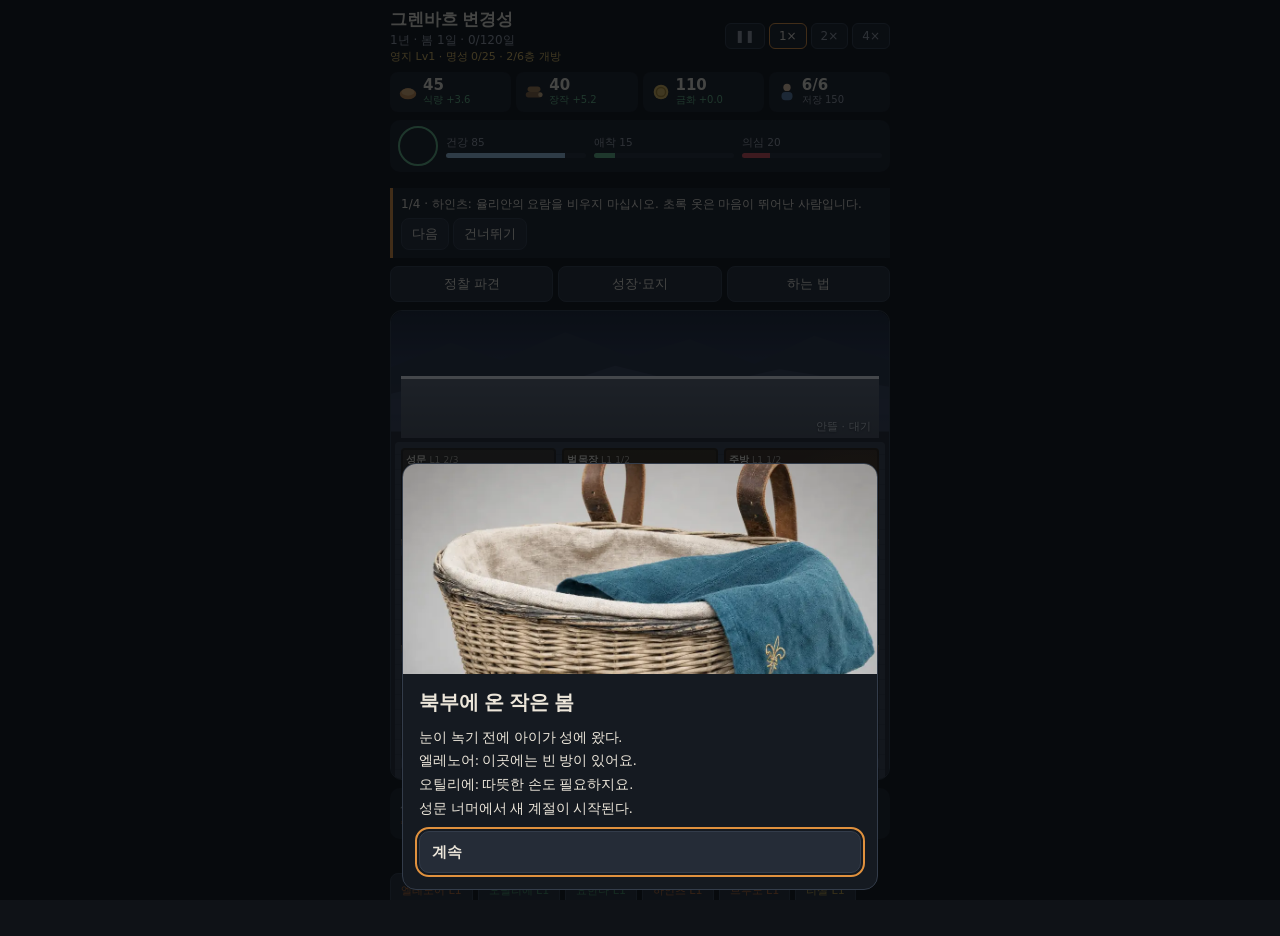
<file: v02/index.html>
<!doctype html>
<html lang="ko"><head><meta charset="utf-8"><meta name="viewport" content="width=device-width,initial-scale=1,viewport-fit=cover"><meta http-equiv="Content-Security-Policy" content="default-src 'self'; script-src 'self'; style-src 'self' 'unsafe-inline'; img-src 'self'; font-src 'self'; connect-src 'none'; media-src 'self'; object-src 'none'; base-uri 'none'"><link rel="icon" href="media/julian.webp"><title>그렌바흐 변경성</title><style>
  /* 단일 테마(겨울 밤의 석조 성)로 고정 */
  :root {
    color-scheme: dark;
    --ground: #0F1217; --stone: #1A1F27; --stone-2: #252C37; --line: #333C4A;
    --text: #ECE6DA; --muted: #9AA0AB; --ember: #E0913E; --eye: #63B585; --seal: #D04A55; --ice: #9CC3E2; --gold: #DDB95E;
    --serif: 'Nanum Myeongjo', 'AppleMyungjo', serif;
    --sans: 'Apple SD Gothic Neo', 'Malgun Gothic', system-ui, sans-serif;
  }
  html, body { height: 100%; }
  body { background: var(--ground); color: var(--text); font-family: var(--sans); font-size: 13.5px; line-height: 1.4; user-select: none; -webkit-user-select: none; }
  button { font: inherit; color: inherit; cursor: pointer; }
  button:focus-visible { outline: 2px solid var(--ember); outline-offset: 2px; }
  @media (prefers-reduced-motion: reduce) { * { animation: none !important; transition: none !important; } }
  .app { max-width: 520px; overflow-x: hidden; margin: 0 auto; padding-inline: 10px; padding-block: 8px 20px; display: grid; gap: 8px; }

  .top { min-width: 0; display: flex; justify-content: space-between; align-items: center; gap: 8px; }
  .top h1 { font-family: var(--serif); font-size: 17px; margin: 0; }
  .date { font-size: 12px; color: var(--muted); font-variant-numeric: tabular-nums; }
  .speed { display: flex; gap: 4px; }
  .speed button { background: var(--stone); border: 1px solid var(--line); border-radius: 6px; padding: 4px 9px; font-size: 12px; color: var(--muted); }
  .speed button.on { color: var(--text); border-color: var(--ember); }
  .res { display: grid; grid-template-columns: repeat(4, minmax(0, 1fr)); gap: 5px; }
  .pill { min-width: 0; display: grid; grid-template-columns: 20px minmax(0, 1fr); align-items: center; gap: 0 6px; background: var(--stone); border-radius: 8px; padding: 5px 7px; }
  .pill svg { grid-row: span 2; width: 22px; height: 22px; }
  .pill b { font-size: 15px; font-variant-numeric: tabular-nums; line-height: 1.1; }
  .pill span { white-space: nowrap; overflow: hidden; text-overflow: ellipsis; font-size: 10px; font-variant-numeric: tabular-nums; color: var(--muted); }
  .up { color: var(--eye) !important; } .dn { color: var(--seal) !important; }
  .crib { display: grid; grid-template-columns: 40px repeat(3, minmax(0, 1fr)); gap: 8px; align-items: center; background: var(--stone); border-radius: 10px; padding: 6px 8px; }
  .crib img { width: 40px; height: 40px; border-radius: 50%; object-fit: cover; border: 2px solid var(--eye); }
  .meter { display: grid; gap: 3px; font-size: 10.5px; color: var(--muted); }
  .meter .t { height: 5px; border-radius: 3px; background: var(--stone-2); overflow: hidden; }
  .meter .t i { display: block; height: 100%; transition: width .4s; }
  .m-health i { background: var(--ice); } .m-bond i { background: var(--eye); } .m-sus i { background: var(--seal); }
  .meter.warn { color: var(--seal); }
  .banner { border-radius: 8px; padding: 7px 10px; font-size: 12.5px; background: rgba(208,74,85,.18); border: 1px solid rgba(208,74,85,.55); }
  .banner.cold { background: rgba(156,195,226,.12); border-color: rgba(156,195,226,.45); }

  /* ── 성 단면도 ── */
  .world { position: relative; border-radius: 12px; overflow: hidden; background: linear-gradient(#1B2436 0, #2B3550 60px, #3A4258 120px, #232833 121px); touch-action: none; }
  .mount { position: absolute; left: 0; right: 0; top: 18px; height: 70px; background: #2A3245; clip-path: polygon(0 100%, 0 55%, 12% 20%, 22% 45%, 35% 5%, 48% 40%, 60% 15%, 73% 50%, 85% 10%, 100% 45%, 100% 100%); opacity: .9; }
  .mount.b { top: 34px; background: #39425A; clip-path: polygon(0 100%, 0 70%, 15% 45%, 30% 65%, 45% 30%, 62% 60%, 78% 35%, 100% 60%, 100% 100%); }
  .snow { position: absolute; inset: 0; pointer-events: none; }
  .yard { position: absolute; background: linear-gradient(#5E6675, #4A505C); border-top: 3px solid #E9EEF4; }
  .yard .tag, .room .tag { position: absolute; left: 7px; top: 5px; font-size: 11px; font-weight: 600; letter-spacing: .02em; text-shadow: 0 1px 2px rgba(0,0,0,.6); }
  .yard .tag { color: #E9EEF4; left: auto; right: 8px; top: auto; bottom: 4px; font-weight: 500; font-size: 10.5px; opacity: .8; }
  .keepwall { position: absolute; background: repeating-linear-gradient(0deg, #3B4250 0 14px, #343A47 14px 15px), #3B4250; border-radius: 4px; }
  .room { position: absolute; border-radius: 4px; overflow: hidden; background: #2D2620; box-shadow: inset 0 0 0 2px rgba(0,0,0,.35); cursor: pointer; }
  .room .light { position: absolute; inset: 0; pointer-events: none; }
  .room .tag .cap { font-weight: 400; opacity: .7; margin-left: 4px; }
  .room .out { position: absolute; right: 6px; top: 5px; font-size: 10.5px; color: rgba(255,255,255,.75); font-variant-numeric: tabular-nums; text-shadow: 0 1px 2px #000; }
  .room .floor { position: absolute; left: 0; right: 0; bottom: 0; height: 9px; background: #5A4A3A; border-top: 2px solid #6E5B47; }
  .room.empty { background: repeating-linear-gradient(45deg, #1E222A 0 8px, #22262F 8px 16px); }
  .room.empty .build { position: absolute; inset: 0; display: grid; place-items: center; color: var(--muted); font-size: 12px; }
  .room.empty .build b { display: block; font-size: 22px; line-height: 1; color: #6A7282; text-align: center; }
  .room.can { box-shadow: inset 0 0 0 3px var(--ember); }
  .room.nope { filter: brightness(.55); }
  .room.raid { box-shadow: inset 0 0 0 3px var(--seal); animation: quake .3s linear infinite; }
  @keyframes quake { 0%,100% { transform: translateX(0); } 30% { transform: translateX(-1.5px); } 70% { transform: translateX(1.5px); } }
  .prog { position: absolute; left: 6px; right: 6px; bottom: 12px; height: 3px; border-radius: 2px; background: rgba(0,0,0,.35); overflow: hidden; }
  .prog i { display: block; height: 100%; background: rgba(255,255,255,.7); }
  /* 방 종류별 실내 */
  .r-gate { background: linear-gradient(#3A3530, #2B2723); }
  .r-gate .dec { position: absolute; left: 50%; top: 18px; width: 44%; height: 60%; transform: translateX(-50%); border-radius: 40px 40px 0 0; background: repeating-linear-gradient(90deg, #1A1612 0 3px, transparent 3px 11px), repeating-linear-gradient(0deg, #1A1612 0 3px, transparent 3px 12px), #0E1420; }
  .r-gate .banner-wolf { position: absolute; right: 8px; top: 20px; width: 14px; height: 26px; background: #C9CCD4; clip-path: polygon(0 0, 100% 0, 100% 100%, 50% 80%, 0 100%); }
  .r-lumber { background: linear-gradient(#3B3122, #2C251B); }
  .r-lumber .dec { position: absolute; right: 8px; bottom: 9px; width: 46px; height: 30px; background: radial-gradient(circle at 20% 70%, #9C7A4E 0 6px, #5C4426 6px 7px, transparent 7px), radial-gradient(circle at 55% 70%, #9C7A4E 0 6px, #5C4426 6px 7px, transparent 7px), radial-gradient(circle at 37% 30%, #9C7A4E 0 6px, #5C4426 6px 7px, transparent 7px), radial-gradient(circle at 72% 30%, #9C7A4E 0 6px, #5C4426 6px 7px, transparent 7px), radial-gradient(circle at 88% 70%, #9C7A4E 0 6px, #5C4426 6px 7px, transparent 7px); }
  .r-kitchen { background: linear-gradient(#3E2E22, #2E231B); }
  .r-kitchen .dec { position: absolute; right: 10px; bottom: 9px; width: 40px; height: 38px; background: #4B3E35; border-radius: 4px 4px 0 0; }
  .r-kitchen .dec::after, .r-forge .dec::after { content: ''; position: absolute; left: 10px; right: 10px; bottom: 0; height: 16px; border-radius: 50% 50% 0 0; background: radial-gradient(circle at 50% 100%, #FFD27A, #E0913E 50%, #A3401F 80%, transparent 82%); animation: flick 0.9s infinite alternate; }
  @keyframes flick { from { transform: scaleY(.85); opacity: .85; } to { transform: scaleY(1.1); opacity: 1; } }
  .r-kitchen .light, .r-forge .light { background: radial-gradient(circle at 85% 90%, rgba(224,145,62,.28), transparent 60%); }
  .r-forge { background: linear-gradient(#33302F, #252322); }
  .r-forge .dec { position: absolute; right: 10px; bottom: 9px; width: 34px; height: 24px; background: #4A4643; border-radius: 3px 3px 0 0; }
  .r-forge .anvil { position: absolute; left: 44%; bottom: 9px; width: 26px; height: 12px; background: #1F1D1C; clip-path: polygon(0 0, 100% 0, 80% 40%, 70% 100%, 30% 100%, 20% 40%); }
  .r-barracks { background: linear-gradient(#2E3138, #23262C); }
  .r-barracks .dec { position: absolute; right: 10px; bottom: 9px; width: 30px; height: 44px; background: repeating-linear-gradient(90deg, transparent 0 5px, #8A8F98 5px 7px, transparent 7px 12px); border-top: 3px solid #6B5742; }
  .r-barracks .dummy { position: absolute; left: 40%; bottom: 9px; width: 14px; height: 34px; background: #9C7A4E; border-radius: 7px 7px 2px 2px; }
  .r-dorm { background: linear-gradient(#352B2F, #282125); }
  .r-dorm .dec { position: absolute; right: 8px; bottom: 9px; width: 54px; height: 14px; background: #7A5C66; border-radius: 3px; box-shadow: 0 -20px 0 -2px #6A4E58; }
  .r-parlor { background: linear-gradient(#3A2A2E, #2B1F22); }
  .r-parlor .light { background: radial-gradient(circle at 30% 30%, rgba(221,185,94,.16), transparent 60%); }
  .r-parlor .dec { position: absolute; right: 8px; bottom: 9px; width: 30px; height: 26px; background: #6E2E38; border-radius: 8px 8px 2px 2px; }
  .r-nursery { background: linear-gradient(#2F3A33, #232B26); }
  .r-nursery .light { background: radial-gradient(circle at 70% 80%, rgba(99,181,133,.22), transparent 60%); }
  .cradle { position: absolute; right: 10px; bottom: 9px; width: 48px; height: 24px; border-radius: 0 0 24px 24px; background: #8A6A48; border-top: 3px solid #A7845C; }
  .cradle::before { content: ''; position: absolute; left: 12px; top: -10px; width: 22px; height: 14px; border-radius: 50%; background: #EDE3CF; box-shadow: inset -3px -2px 0 #D5C7AC; }
  .cradle .cry { position: absolute; right: -2px; top: -34px; font-size: 11px; font-weight: 600; color: #FFF; background: var(--seal); border-radius: 8px; padding: 1px 6px; animation: bob .6s infinite alternate; white-space: nowrap; }
  .cradle .zz { position: absolute; right: 0; top: -30px; font-size: 11px; color: var(--ice); animation: bob 1.4s infinite alternate; }
  @keyframes bob { from { transform: translateY(0); } to { transform: translateY(-4px); } }

  /* 사람 */
  .fig { position: absolute; width: 22px; height: 40px; margin-left: -11px; touch-action: none; cursor: grab; z-index: 3; transition: filter .2s; }
  .fig .h { position: absolute; left: 5px; top: 0; width: 12px; height: 12px; border-radius: 50%; background: #EBC9A8; }
  .fig .hair { position: absolute; left: 4px; top: -1px; width: 14px; height: 6px; border-radius: 7px 7px 2px 2px; }
  .fig .b { position: absolute; left: 3px; top: 12px; width: 16px; height: 17px; border-radius: 5px 5px 2px 2px; }
  .fig .l { position: absolute; top: 28px; width: 5px; height: 9px; background: #2B2622; border-radius: 0 0 2px 2px; }
  .fig .l.a { left: 5px; } .fig .l.c { left: 12px; }
  .fig.walk .l.a { animation: stepA .4s infinite alternate; } .fig.walk .l.c { animation: stepA .4s infinite alternate-reverse; }
  @keyframes stepA { from { transform: translateY(0); } to { transform: translateY(-2px); } }
  .fig.work { animation: bob .5s infinite alternate; }
  .fig .nm { position: absolute; top: 39px; left: 50%; transform: translateX(-50%); font-size: 9.5px; white-space: nowrap; color: #E9EEF4; text-shadow: 0 1px 2px #000, 0 0 4px #000; }
  .fig .hpb { position: absolute; top: -6px; left: 3px; width: 16px; height: 3px; background: rgba(0,0,0,.5); border-radius: 2px; overflow: hidden; }
  .fig .hpb i { display: block; height: 100%; background: var(--eye); }
  .fig.sel { filter: drop-shadow(0 0 3px var(--ember)) drop-shadow(0 0 2px var(--ember)); }
  .fig.drag { cursor: grabbing; z-index: 9; filter: drop-shadow(0 4px 6px rgba(0,0,0,.6)); transform: scale(1.15); }
  .fig.hurt { filter: grayscale(1) brightness(.7); }
  .fig.hurt .b::after { content: '+'; position: absolute; left: 4px; top: -1px; color: var(--seal); font-weight: 700; font-size: 13px; }
  .fig.npc { cursor: default; }
  .fig .eye { position: absolute; top: -18px; left: 50%; transform: translateX(-50%); font-size: 10px; background: var(--seal); color: #fff; border-radius: 6px; padding: 0 4px; white-space: nowrap; }
  .fig.raider .b { background: #8E2F2A !important; }
  .fig.raider .hair { background: #3A2B20 !important; height: 8px; }
  .raidbar { position: absolute; height: 5px; border-radius: 3px; background: rgba(0,0,0,.55); overflow: hidden; z-index: 4; }
  .raidbar i { display: block; height: 100%; background: var(--seal); }
  .clash { position: absolute; z-index: 5; font-size: 13px; font-weight: 700; color: #FFE3A0; text-shadow: 0 0 4px #E0913E; pointer-events: none; animation: pop .6s ease-out forwards; }
  .pop { position: absolute; z-index: 6; font-size: 11.5px; font-weight: 600; pointer-events: none; text-shadow: 0 1px 2px #000; animation: rise 1.4s ease-out forwards; white-space: nowrap; }
  @keyframes rise { from { transform: translateY(0); opacity: 1; } to { transform: translateY(-26px); opacity: 0; } }
  @keyframes pop { from { transform: scale(.6); opacity: 1; } to { transform: scale(1.4); opacity: 0; } }

  .panel { background: var(--stone); border-radius: 10px; padding: 9px 10px; display: grid; gap: 6px; }
  .who { display: flex; justify-content: space-between; align-items: center; gap: 8px; }
  .who b { font-size: 14.5px; }
  .stats3 { display: flex; gap: 10px; font-size: 12px; color: var(--muted); font-variant-numeric: tabular-nums; }
  .stats3 span b { color: var(--text); font-size: 12.5px; }
  .hint { font-size: 12px; color: var(--muted); margin: 0; }
  .log { font-size: 11.5px; color: var(--muted); display: grid; gap: 1px; }
  .log div:first-child { color: var(--text); }
  .btn { background: var(--stone-2); border: 1px solid var(--line); border-radius: 8px; padding: 6px 10px; font-size: 12.5px; }

  .modal { position: fixed; inset: 0; z-index: 20; display: grid; place-items: end center; background: rgba(5,7,10,.72); padding: 16px; padding-bottom: calc(env(safe-area-inset-bottom, 0px) + 16px); }
  .sheet { width: min(476px, 100%); background: #151A21; border: 1px solid var(--line); border-radius: 14px; overflow: hidden; display: grid; animation: up .25s ease both; max-height: 90dvh; overflow-y: auto; }
  @keyframes up { from { transform: translateY(16px); opacity: 0; } to { transform: none; opacity: 1; } }
  .sheet .pic { width: 100%; aspect-ratio: 16 / 9; object-fit: cover; object-position: center 25%; display: block; }
  .sheet .body { padding: 14px 16px 16px; display: grid; gap: 10px; }
  .sheet .eyebrow { font-size: 11px; letter-spacing: .14em; color: var(--ember); }
  .sheet h2 { font-family: var(--serif); font-size: 20px; margin: 0; }
  .sheet p { font-family: var(--serif); font-size: 15px; line-height: 1.7; margin: 0; white-space: pre-line; }
  .opts { display: grid; gap: 8px; }
  .opt { text-align: left; background: var(--stone-2); border: 1px solid var(--line); border-radius: 10px; padding: 10px 12px; display: grid; gap: 2px; }
  .opt:hover:not(:disabled) { border-color: var(--ember); }
  .opt b { font-size: 14.5px; } .opt span { font-size: 12px; color: var(--muted); }
  .opt:disabled { opacity: .45; cursor: default; }
  .buildgrid { display: grid; grid-template-columns: 1fr 1fr; gap: 8px; }
  .buildgrid .opt { grid-template-rows: 46px auto auto; padding: 8px; }
  .buildgrid .mini { position: relative; border-radius: 4px; overflow: hidden; }
</style>
<style>
*{box-sizing:border-box}body{margin:0;overflow-x:hidden}html{overflow-x:hidden}.app{width:100%;max-width:520px}.top{flex-wrap:wrap}.world{touch-action:pan-y}.castle-scroll{height:min(56dvh,470px);min-height:330px;overflow-y:auto;border:1px solid var(--line);border-radius:12px;overscroll-behavior:contain}.room .out{top:24px;font-size:9px}.room .tag{font-size:10px;left:5px}.room .tag .cap{font-size:9px;margin-left:3px}.room.locked{opacity:.45;cursor:default}.room.fire{box-shadow:inset 0 0 15px #ed672a}.r-field{background:repeating-linear-gradient(0deg,#35452c 0 12px,#725137 12px 17px)}.r-storage{background:repeating-linear-gradient(90deg,#493b2c 0 22px,#30271d 22px 25px)}.toolbar{display:flex;gap:5px;flex-wrap:wrap}.toolbar button{flex:1;min-height:36px;white-space:nowrap}.roster{display:flex;gap:5px;flex-wrap:wrap}.person{min-height:35px;font-size:11px}.person.selected{border-color:var(--ember)}.estate{font-size:11px;color:var(--gold)}.sheet .body{overflow-wrap:anywhere}.sheet p{font-size:14px}.sheet{max-height:88dvh}.modal{padding:10px;align-items:end}.sheet .pic{max-height:210px}.btn:disabled{opacity:.45}.feedback{min-height:18px;color:var(--gold);font-size:12px}.log{max-height:65px;overflow:auto}.stats-table{width:100%;font-size:12px;border-collapse:collapse}.stats-table td{border-bottom:1px solid var(--line);padding:5px}.keys{display:grid;grid-template-columns:repeat(3,1fr);gap:8px}.keys button{min-height:50px}.staff{display:grid;grid-template-columns:repeat(4,1fr);gap:8px;height:58px;align-items:end}.staff i{height:8px;background:var(--stone-2);border-radius:50%;transition:all .12s}.staff i.lit{background:var(--ember)}.staff i.ok{background:var(--eye)}.tutorial{border-left:3px solid var(--ember);padding:8px;background:var(--stone);font-size:12px}.tutorial button{margin-top:5px}.dialog-close{justify-self:end}.expedition{border:1px solid var(--line);padding:8px;border-radius:8px;font-size:12px}.checkfolk{display:flex;gap:8px;align-items:center;padding:7px;background:var(--stone-2);border-radius:6px}.checkfolk input{width:20px;height:20px}.sheet h3{margin:4px 0}.sheet .hint{font-family:var(--sans)}button{touch-action:manipulation}.fig{z-index:3}.fig:focus-visible{outline:2px solid var(--ember)}
</style></head><body>
<div class="app">
<div class="top"><div><h1>그렌바흐 변경성</h1><div class="date" id="date"></div><div class="estate" id="estate"></div></div><div class="speed" id="speed"></div></div>
<div class="res" id="res"></div><div class="crib" id="crib"></div><div id="banner"></div><div id="tutorial"></div>
<div class="toolbar"><button class="btn" id="scout">정찰 파견</button><button class="btn" id="records">성장·묘지</button><button class="btn" id="help">하는 법</button></div>
<div class="castle-scroll"><div class="world" id="world"><div class="mount"></div><div class="mount b"></div><canvas class="snow" id="snow"></canvas></div></div>
<div class="panel" id="panel"></div><div class="feedback" id="feedback" role="status" aria-live="polite"></div><div class="roster" id="roster"></div><div class="log" id="log"></div>
</div><div id="modal"></div>
<script src="data.js"></script><script src="sim-core.js"></script><script src="bot-policy.js"></script><script src="app.js"></script>
</body></html>
</file>
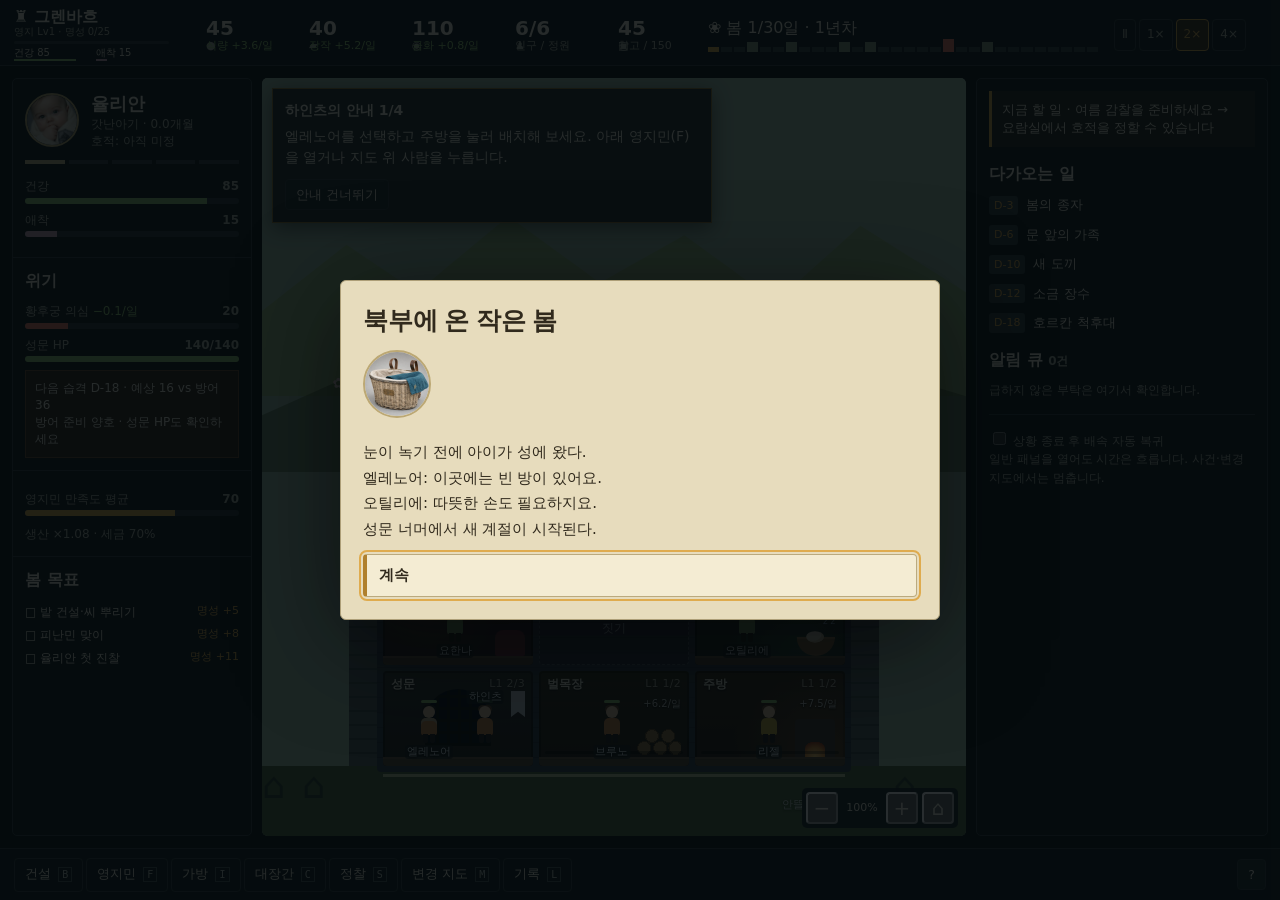
<file: v06/index.html>
<!doctype html>
<html lang="ko"><head><meta charset="utf-8"><meta name="viewport" content="width=device-width,initial-scale=1,viewport-fit=cover"><meta http-equiv="Content-Security-Policy" content="default-src 'self'; script-src 'self'; style-src 'self' 'unsafe-inline'; img-src 'self'; font-src 'self'; connect-src 'none'; media-src 'self'; object-src 'none'; base-uri 'none'"><link rel="icon" href="media/julian.webp"><title>그렌바흐 변경성</title><style>
  /* 단일 테마(겨울 밤의 석조 성)로 고정 */
  :root {
    color-scheme: dark;
    --ground: #0F1217; --stone: #1A1F27; --stone-2: #252C37; --line: #333C4A;
    --text: #ECE6DA; --muted: #9AA0AB; --ember: #E0913E; --eye: #63B585; --seal: #D04A55; --ice: #9CC3E2; --gold: #DDB95E;
    --serif: 'Nanum Myeongjo', 'AppleMyungjo', serif;
    --sans: 'Apple SD Gothic Neo', 'Malgun Gothic', system-ui, sans-serif;
  }
  html, body { height: 100%; }
  body { background: var(--ground); color: var(--text); font-family: var(--sans); font-size: 13.5px; line-height: 1.4; user-select: none; -webkit-user-select: none; }
  button { font: inherit; color: inherit; cursor: pointer; }
  button:focus-visible { outline: 2px solid var(--ember); outline-offset: 2px; }
  @media (prefers-reduced-motion: reduce) { * { animation: none !important; transition: none !important; } }
  .app { max-width: 520px; overflow-x: hidden; margin: 0 auto; padding-inline: 10px; padding-block: 8px 20px; display: grid; gap: 8px; }

  .top { min-width: 0; display: flex; justify-content: space-between; align-items: center; gap: 8px; }
  .top h1 { font-family: var(--serif); font-size: 17px; margin: 0; }
  .date { font-size: 12px; color: var(--muted); font-variant-numeric: tabular-nums; }
  .speed { display: flex; gap: 4px; }
  .speed button { background: var(--stone); border: 1px solid var(--line); border-radius: 6px; padding: 4px 9px; font-size: 12px; color: var(--muted); }
  .speed button.on { color: var(--text); border-color: var(--ember); }
  .res { display: grid; grid-template-columns: repeat(4, minmax(0, 1fr)); gap: 5px; }
  .pill { min-width: 0; display: grid; grid-template-columns: 20px minmax(0, 1fr); align-items: center; gap: 0 6px; background: var(--stone); border-radius: 8px; padding: 5px 7px; }
  .pill svg { grid-row: span 2; width: 22px; height: 22px; }
  .pill b { font-size: 15px; font-variant-numeric: tabular-nums; line-height: 1.1; }
  .pill span { white-space: nowrap; overflow: hidden; text-overflow: ellipsis; font-size: 10px; font-variant-numeric: tabular-nums; color: var(--muted); }
  .up { color: var(--eye) !important; } .dn { color: var(--seal) !important; }
  .crib { display: grid; grid-template-columns: 40px repeat(3, minmax(0, 1fr)); gap: 8px; align-items: center; background: var(--stone); border-radius: 10px; padding: 6px 8px; }
  .crib img { width: 40px; height: 40px; border-radius: 50%; object-fit: cover; border: 2px solid var(--eye); }
  .meter { display: grid; gap: 3px; font-size: 10.5px; color: var(--muted); }
  .meter .t { height: 5px; border-radius: 3px; background: var(--stone-2); overflow: hidden; }
  .meter .t i { display: block; height: 100%; transition: width .4s; }
  .m-health i { background: var(--ice); } .m-bond i { background: var(--eye); } .m-sus i { background: var(--seal); }
  .meter.warn { color: var(--seal); }
  .banner { border-radius: 8px; padding: 7px 10px; font-size: 12.5px; background: rgba(208,74,85,.18); border: 1px solid rgba(208,74,85,.55); }
  .banner.cold { background: rgba(156,195,226,.12); border-color: rgba(156,195,226,.45); }

  /* ── 성 단면도 ── */
  .world { position: relative; border-radius: 12px; overflow: hidden; background: linear-gradient(#1B2436 0, #2B3550 60px, #3A4258 120px, #232833 121px); touch-action: none; }
  .mount { position: absolute; left: 0; right: 0; top: 18px; height: 70px; background: #2A3245; clip-path: polygon(0 100%, 0 55%, 12% 20%, 22% 45%, 35% 5%, 48% 40%, 60% 15%, 73% 50%, 85% 10%, 100% 45%, 100% 100%); opacity: .9; }
  .mount.b { top: 34px; background: #39425A; clip-path: polygon(0 100%, 0 70%, 15% 45%, 30% 65%, 45% 30%, 62% 60%, 78% 35%, 100% 60%, 100% 100%); }
  .snow { position: absolute; inset: 0; pointer-events: none; }
  .yard { position: absolute; background: linear-gradient(#5E6675, #4A505C); border-top: 3px solid #E9EEF4; }
  .yard .tag, .room .tag { position: absolute; left: 7px; top: 5px; font-size: 11px; font-weight: 600; letter-spacing: .02em; text-shadow: 0 1px 2px rgba(0,0,0,.6); }
  .yard .tag { color: #E9EEF4; left: auto; right: 8px; top: auto; bottom: 4px; font-weight: 500; font-size: 10.5px; opacity: .8; }
  .keepwall { position: absolute; background: repeating-linear-gradient(0deg, #3B4250 0 14px, #343A47 14px 15px), #3B4250; border-radius: 4px; }
  .room { position: absolute; border-radius: 4px; overflow: hidden; background: #2D2620; box-shadow: inset 0 0 0 2px rgba(0,0,0,.35); cursor: pointer; }
  .room .light { position: absolute; inset: 0; pointer-events: none; }
  .room .tag .cap { font-weight: 400; opacity: .7; margin-left: 4px; }
  .room .out { position: absolute; right: 6px; top: 5px; font-size: 10.5px; color: rgba(255,255,255,.75); font-variant-numeric: tabular-nums; text-shadow: 0 1px 2px #000; }
  .room .floor { position: absolute; left: 0; right: 0; bottom: 0; height: 9px; background: #5A4A3A; border-top: 2px solid #6E5B47; }
  .room.empty { background: repeating-linear-gradient(45deg, #1E222A 0 8px, #22262F 8px 16px); }
  .room.empty .build { position: absolute; inset: 0; display: grid; place-items: center; color: var(--muted); font-size: 12px; }
  .room.empty .build b { display: block; font-size: 22px; line-height: 1; color: #6A7282; text-align: center; }
  .room.can { box-shadow: inset 0 0 0 3px var(--ember); }
  .room.nope { filter: brightness(.55); }
  .room.raid { box-shadow: inset 0 0 0 3px var(--seal); animation: quake .3s linear infinite; }
  @keyframes quake { 0%,100% { transform: translateX(0); } 30% { transform: translateX(-1.5px); } 70% { transform: translateX(1.5px); } }
  .prog { position: absolute; left: 6px; right: 6px; bottom: 12px; height: 3px; border-radius: 2px; background: rgba(0,0,0,.35); overflow: hidden; }
  .prog i { display: block; height: 100%; background: rgba(255,255,255,.7); }
  /* 방 종류별 실내 */
  .r-gate { background: linear-gradient(#3A3530, #2B2723); }
  .r-gate .dec { position: absolute; left: 50%; top: 18px; width: 44%; height: 60%; transform: translateX(-50%); border-radius: 40px 40px 0 0; background: repeating-linear-gradient(90deg, #1A1612 0 3px, transparent 3px 11px), repeating-linear-gradient(0deg, #1A1612 0 3px, transparent 3px 12px), #0E1420; }
  .r-gate .banner-wolf { position: absolute; right: 8px; top: 20px; width: 14px; height: 26px; background: #C9CCD4; clip-path: polygon(0 0, 100% 0, 100% 100%, 50% 80%, 0 100%); }
  .r-lumber { background: linear-gradient(#3B3122, #2C251B); }
  .r-lumber .dec { position: absolute; right: 8px; bottom: 9px; width: 46px; height: 30px; background: radial-gradient(circle at 20% 70%, #9C7A4E 0 6px, #5C4426 6px 7px, transparent 7px), radial-gradient(circle at 55% 70%, #9C7A4E 0 6px, #5C4426 6px 7px, transparent 7px), radial-gradient(circle at 37% 30%, #9C7A4E 0 6px, #5C4426 6px 7px, transparent 7px), radial-gradient(circle at 72% 30%, #9C7A4E 0 6px, #5C4426 6px 7px, transparent 7px), radial-gradient(circle at 88% 70%, #9C7A4E 0 6px, #5C4426 6px 7px, transparent 7px); }
  .r-kitchen { background: linear-gradient(#3E2E22, #2E231B); }
  .r-kitchen .dec { position: absolute; right: 10px; bottom: 9px; width: 40px; height: 38px; background: #4B3E35; border-radius: 4px 4px 0 0; }
  .r-kitchen .dec::after, .r-forge .dec::after { content: ''; position: absolute; left: 10px; right: 10px; bottom: 0; height: 16px; border-radius: 50% 50% 0 0; background: radial-gradient(circle at 50% 100%, #FFD27A, #E0913E 50%, #A3401F 80%, transparent 82%); animation: flick 0.9s infinite alternate; }
  @keyframes flick { from { transform: scaleY(.85); opacity: .85; } to { transform: scaleY(1.1); opacity: 1; } }
  .r-kitchen .light, .r-forge .light { background: radial-gradient(circle at 85% 90%, rgba(224,145,62,.28), transparent 60%); }
  .r-forge { background: linear-gradient(#33302F, #252322); }
  .r-forge .dec { position: absolute; right: 10px; bottom: 9px; width: 34px; height: 24px; background: #4A4643; border-radius: 3px 3px 0 0; }
  .r-forge .anvil { position: absolute; left: 44%; bottom: 9px; width: 26px; height: 12px; background: #1F1D1C; clip-path: polygon(0 0, 100% 0, 80% 40%, 70% 100%, 30% 100%, 20% 40%); }
  .r-barracks { background: linear-gradient(#2E3138, #23262C); }
  .r-barracks .dec { position: absolute; right: 10px; bottom: 9px; width: 30px; height: 44px; background: repeating-linear-gradient(90deg, transparent 0 5px, #8A8F98 5px 7px, transparent 7px 12px); border-top: 3px solid #6B5742; }
  .r-barracks .dummy { position: absolute; left: 40%; bottom: 9px; width: 14px; height: 34px; background: #9C7A4E; border-radius: 7px 7px 2px 2px; }
  .r-dorm { background: linear-gradient(#352B2F, #282125); }
  .r-dorm .dec { position: absolute; right: 8px; bottom: 9px; width: 54px; height: 14px; background: #7A5C66; border-radius: 3px; box-shadow: 0 -20px 0 -2px #6A4E58; }
  .r-parlor { background: linear-gradient(#3A2A2E, #2B1F22); }
  .r-parlor .light { background: radial-gradient(circle at 30% 30%, rgba(221,185,94,.16), transparent 60%); }
  .r-parlor .dec { position: absolute; right: 8px; bottom: 9px; width: 30px; height: 26px; background: #6E2E38; border-radius: 8px 8px 2px 2px; }
  .r-nursery { background: linear-gradient(#2F3A33, #232B26); }
  .r-nursery .light { background: radial-gradient(circle at 70% 80%, rgba(99,181,133,.22), transparent 60%); }
  .cradle { position: absolute; right: 10px; bottom: 9px; width: 48px; height: 24px; border-radius: 0 0 24px 24px; background: #8A6A48; border-top: 3px solid #A7845C; }
  .cradle::before { content: ''; position: absolute; left: 12px; top: -10px; width: 22px; height: 14px; border-radius: 50%; background: #EDE3CF; box-shadow: inset -3px -2px 0 #D5C7AC; }
  .cradle .cry { position: absolute; right: -2px; top: -34px; font-size: 11px; font-weight: 600; color: #FFF; background: var(--seal); border-radius: 8px; padding: 1px 6px; animation: bob .6s infinite alternate; white-space: nowrap; }
  .cradle .zz { position: absolute; right: 0; top: -30px; font-size: 11px; color: var(--ice); animation: bob 1.4s infinite alternate; }
  @keyframes bob { from { transform: translateY(0); } to { transform: translateY(-4px); } }

  /* 사람 */
  .fig { position: absolute; width: 22px; height: 40px; margin-left: -11px; touch-action: none; cursor: grab; z-index: 3; transition: filter .2s; }
  .fig .h { position: absolute; left: 5px; top: 0; width: 12px; height: 12px; border-radius: 50%; background: #EBC9A8; }
  .fig .hair { position: absolute; left: 4px; top: -1px; width: 14px; height: 6px; border-radius: 7px 7px 2px 2px; }
  .fig .b { position: absolute; left: 3px; top: 12px; width: 16px; height: 17px; border-radius: 5px 5px 2px 2px; }
  .fig .l { position: absolute; top: 28px; width: 5px; height: 9px; background: #2B2622; border-radius: 0 0 2px 2px; }
  .fig .l.a { left: 5px; } .fig .l.c { left: 12px; }
  .fig.walk .l.a { animation: stepA .4s infinite alternate; } .fig.walk .l.c { animation: stepA .4s infinite alternate-reverse; }
  @keyframes stepA { from { transform: translateY(0); } to { transform: translateY(-2px); } }
  .fig.work { animation: bob .5s infinite alternate; }
  .fig .nm { position: absolute; top: 39px; left: 50%; transform: translateX(-50%); font-size: 9.5px; white-space: nowrap; color: #E9EEF4; text-shadow: 0 1px 2px #000, 0 0 4px #000; }
  .fig .hpb { position: absolute; top: -6px; left: 3px; width: 16px; height: 3px; background: rgba(0,0,0,.5); border-radius: 2px; overflow: hidden; }
  .fig .hpb i { display: block; height: 100%; background: var(--eye); }
  .fig.sel { filter: drop-shadow(0 0 3px var(--ember)) drop-shadow(0 0 2px var(--ember)); }
  .fig.drag { cursor: grabbing; z-index: 9; filter: drop-shadow(0 4px 6px rgba(0,0,0,.6)); transform: scale(1.15); }
  .fig.hurt { filter: grayscale(1) brightness(.7); }
  .fig.hurt .b::after { content: '+'; position: absolute; left: 4px; top: -1px; color: var(--seal); font-weight: 700; font-size: 13px; }
  .fig.npc { cursor: default; }
  .fig .eye { position: absolute; top: -18px; left: 50%; transform: translateX(-50%); font-size: 10px; background: var(--seal); color: #fff; border-radius: 6px; padding: 0 4px; white-space: nowrap; }
  .fig.raider .b { background: #8E2F2A !important; }
  .fig.raider .hair { background: #3A2B20 !important; height: 8px; }
  .raidbar { position: absolute; height: 5px; border-radius: 3px; background: rgba(0,0,0,.55); overflow: hidden; z-index: 4; }
  .raidbar i { display: block; height: 100%; background: var(--seal); }
  .clash { position: absolute; z-index: 5; font-size: 13px; font-weight: 700; color: #FFE3A0; text-shadow: 0 0 4px #E0913E; pointer-events: none; animation: pop .6s ease-out forwards; }
  .pop { position: absolute; z-index: 6; font-size: 11.5px; font-weight: 600; pointer-events: none; text-shadow: 0 1px 2px #000; animation: rise 1.4s ease-out forwards; white-space: nowrap; }
  @keyframes rise { from { transform: translateY(0); opacity: 1; } to { transform: translateY(-26px); opacity: 0; } }
  @keyframes pop { from { transform: scale(.6); opacity: 1; } to { transform: scale(1.4); opacity: 0; } }

  .panel { background: var(--stone); border-radius: 10px; padding: 9px 10px; display: grid; gap: 6px; }
  .who { display: flex; justify-content: space-between; align-items: center; gap: 8px; }
  .who b { font-size: 14.5px; }
  .stats3 { display: flex; gap: 10px; font-size: 12px; color: var(--muted); font-variant-numeric: tabular-nums; }
  .stats3 span b { color: var(--text); font-size: 12.5px; }
  .hint { font-size: 12px; color: var(--muted); margin: 0; }
  .log { font-size: 11.5px; color: var(--muted); display: grid; gap: 1px; }
  .log div:first-child { color: var(--text); }
  .btn { background: var(--stone-2); border: 1px solid var(--line); border-radius: 8px; padding: 6px 10px; font-size: 12.5px; }

  .modal { position: fixed; inset: 0; z-index: 20; display: grid; place-items: end center; background: rgba(5,7,10,.72); padding: 16px; padding-bottom: calc(env(safe-area-inset-bottom, 0px) + 16px); }
  .sheet { width: min(476px, 100%); background: #151A21; border: 1px solid var(--line); border-radius: 14px; overflow: hidden; display: grid; animation: up .25s ease both; max-height: 90dvh; overflow-y: auto; }
  @keyframes up { from { transform: translateY(16px); opacity: 0; } to { transform: none; opacity: 1; } }
  .sheet .pic { width: 100%; aspect-ratio: 16 / 9; object-fit: cover; object-position: center 25%; display: block; }
  .sheet .body { padding: 14px 16px 16px; display: grid; gap: 10px; }
  .sheet .eyebrow { font-size: 11px; letter-spacing: .14em; color: var(--ember); }
  .sheet h2 { font-family: var(--serif); font-size: 20px; margin: 0; }
  .sheet p { font-family: var(--serif); font-size: 15px; line-height: 1.7; margin: 0; white-space: pre-line; }
  .opts { display: grid; gap: 8px; }
  .opt { text-align: left; background: var(--stone-2); border: 1px solid var(--line); border-radius: 10px; padding: 10px 12px; display: grid; gap: 2px; }
  .opt:hover:not(:disabled) { border-color: var(--ember); }
  .opt b { font-size: 14.5px; } .opt span { font-size: 12px; color: var(--muted); }
  .opt:disabled { opacity: .45; cursor: default; }
  .buildgrid { display: grid; grid-template-columns: 1fr 1fr; gap: 8px; }
  .buildgrid .opt { grid-template-rows: 46px auto auto; padding: 8px; }
  .buildgrid .mini { position: relative; border-radius: 4px; overflow: hidden; }
</style>
<style>
*{box-sizing:border-box}body{margin:0;overflow-x:hidden}html{overflow-x:hidden}.app{width:100%;max-width:520px}.top{flex-wrap:wrap}.world{touch-action:pan-y}.castle-scroll{height:min(56dvh,470px);min-height:330px;overflow-y:auto;border:1px solid var(--line);border-radius:12px;overscroll-behavior:contain}.room .out{top:24px;font-size:9px}.room .tag{font-size:10px;left:5px}.room .tag .cap{font-size:9px;margin-left:3px}.room.locked{opacity:.45;cursor:default}.room.fire{box-shadow:inset 0 0 15px #ed672a}.r-field{background:repeating-linear-gradient(0deg,#35452c 0 12px,#725137 12px 17px)}.r-storage{background:repeating-linear-gradient(90deg,#493b2c 0 22px,#30271d 22px 25px)}.toolbar{display:flex;gap:5px;flex-wrap:wrap}.toolbar button{flex:1;min-height:36px;white-space:nowrap}.roster{display:flex;gap:5px;flex-wrap:wrap}.person{min-height:35px;font-size:11px}.person.selected{border-color:var(--ember)}.estate{font-size:11px;color:var(--gold)}.sheet .body{overflow-wrap:anywhere}.sheet p{font-size:14px}.sheet{max-height:88dvh}.modal{padding:10px;align-items:end}.sheet .pic{max-height:210px}.btn:disabled{opacity:.45}.feedback{min-height:18px;color:var(--gold);font-size:12px}.log{max-height:65px;overflow:auto}.stats-table{width:100%;font-size:12px;border-collapse:collapse}.stats-table td{border-bottom:1px solid var(--line);padding:5px}.keys{display:grid;grid-template-columns:repeat(3,1fr);gap:8px}.keys button{min-height:50px}.staff{display:grid;grid-template-columns:repeat(4,1fr);gap:8px;height:58px;align-items:end}.staff i{height:8px;background:var(--stone-2);border-radius:50%;transition:all .12s}.staff i.lit{background:var(--ember)}.staff i.ok{background:var(--eye)}.tutorial{border-left:3px solid var(--ember);padding:8px;background:var(--stone);font-size:12px}.tutorial button{margin-top:5px}.dialog-close{justify-self:end}.expedition{border:1px solid var(--line);padding:8px;border-radius:8px;font-size:12px}.checkfolk{display:flex;gap:8px;align-items:center;padding:7px;background:var(--stone-2);border-radius:6px}.checkfolk input{width:20px;height:20px}.sheet h3{margin:4px 0}.sheet .hint{font-family:var(--sans)}button{touch-action:manipulation}.fig{z-index:3}.fig:focus-visible{outline:2px solid var(--ember)}
</style><link rel="stylesheet" href="ui.css"></head><body>
<div class="app" id="game">
<header class="hud" id="hud" aria-label="영지 현황"><div class="brand"><b>♜ 그렌바흐</b><small id="estate"></small><div class="track"><i id="xp"></i></div><div id="hud-care" class="hud-care"></div></div><div id="res" class="res"></div><div class="calendar"><b id="date"></b><div id="calendar" class="ticks"></div></div><div id="speed" class="speed"></div></header>
<main class="playfield"><aside class="leftcard" id="leftcard" aria-label="율리안과 위기"><div id="crib"></div><div id="crisis"></div><div id="satisfaction"></div><div id="objectives"></div></aside><section class="map-area" aria-label="2D 성 단면도"><div id="banner"></div><div class="world" id="world"><div class="mount"></div><div class="mount b"></div><div id="castle-stage" class="castle-stage"></div><canvas class="snow" id="snow"></canvas><div class="camera-controls" aria-label="성 지도 카메라"><button id="zoom-out" aria-label="성 축소">−</button><output id="zoom-level">100%</output><button id="zoom-in" aria-label="성 확대">+</button><button id="camera-home" aria-label="성문으로 이동">⌂</button></div></div><div id="selection" class="selection"></div><div id="tutorial"></div></section><aside class="rightcard" aria-label="상황과 상세"><div id="next-task"></div><div id="panel"></div></aside></main>
<footer class="bottom"><nav class="toolbar" aria-label="게임 메뉴"><button id="build" class="btn">건설 <kbd>B</kbd></button><button id="folk" class="btn">영지민 <kbd>F</kbd></button><button id="bag" class="btn">가방 <kbd>I</kbd></button><button id="forge" class="btn">대장간 <kbd>C</kbd></button><button id="scout" class="btn">정찰 <kbd>S</kbd></button><button id="region" class="btn">변경 지도 <kbd>M</kbd></button><button id="records" class="btn">기록 <kbd>L</kbd></button></nav><div id="progress"></div><button class="btn" id="help" aria-label="하인츠 안내">?</button></footer>
</div><div class="feedback" id="feedback" role="status" aria-live="polite"></div><div id="modal"></div>
<script src="data.js"></script><script src="sim-core.js"></script><script src="bot-policy.js"></script><script src="app.js"></script>
</body></html>
</file>
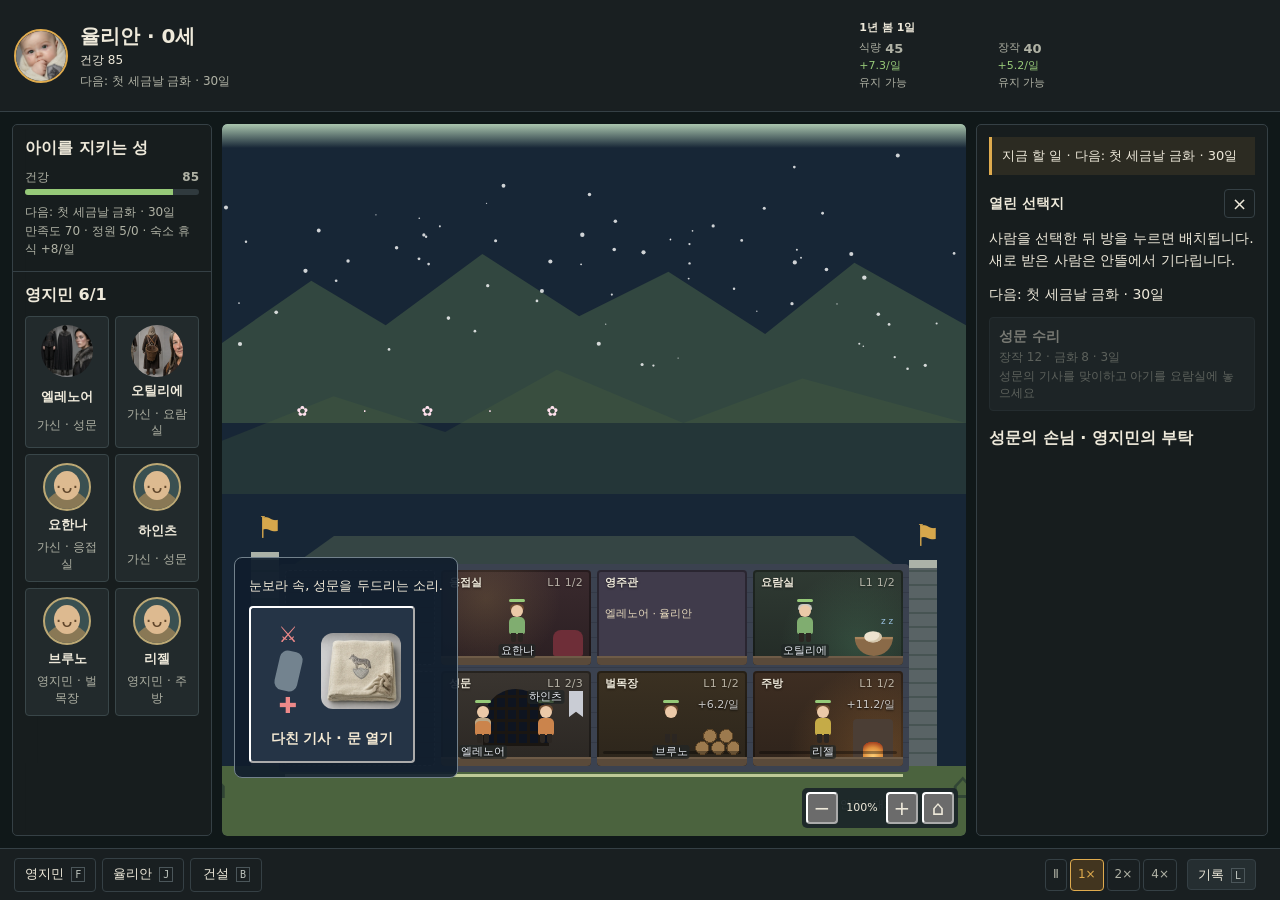
<file: v08/index.html>
<!doctype html>
<html lang="ko"><head><meta charset="utf-8"><meta name="viewport" content="width=device-width,initial-scale=1,viewport-fit=cover"><meta http-equiv="Content-Security-Policy" content="default-src 'self'; script-src 'self'; style-src 'self' 'unsafe-inline'; img-src 'self'; font-src 'self'; connect-src 'none'; media-src 'self'; object-src 'none'; base-uri 'none'"><link rel="icon" href="media/julian.webp"><title>그렌바흐 대공령</title><style>
  /* 단일 테마(겨울 밤의 석조 성)로 고정 */
  :root {
    color-scheme: dark;
    --ground: #0F1217; --stone: #1A1F27; --stone-2: #252C37; --line: #333C4A;
    --text: #ECE6DA; --muted: #9AA0AB; --ember: #E0913E; --eye: #63B585; --seal: #D04A55; --ice: #9CC3E2; --gold: #DDB95E;
    --serif: 'Nanum Myeongjo', 'AppleMyungjo', serif;
    --sans: 'Apple SD Gothic Neo', 'Malgun Gothic', system-ui, sans-serif;
  }
  html, body { height: 100%; }
  body { background: var(--ground); color: var(--text); font-family: var(--sans); font-size: 13.5px; line-height: 1.4; user-select: none; -webkit-user-select: none; }
  button { font: inherit; color: inherit; cursor: pointer; }
  button:focus-visible { outline: 2px solid var(--ember); outline-offset: 2px; }
  @media (prefers-reduced-motion: reduce) { * { animation: none !important; transition: none !important; } }
  .app { max-width: 520px; overflow-x: hidden; margin: 0 auto; padding-inline: 10px; padding-block: 8px 20px; display: grid; gap: 8px; }

  .top { min-width: 0; display: flex; justify-content: space-between; align-items: center; gap: 8px; }
  .top h1 { font-family: var(--serif); font-size: 17px; margin: 0; }
  .date { font-size: 12px; color: var(--muted); font-variant-numeric: tabular-nums; }
  .speed { display: flex; gap: 4px; }
  .speed button { background: var(--stone); border: 1px solid var(--line); border-radius: 6px; padding: 4px 9px; font-size: 12px; color: var(--muted); }
  .speed button.on { color: var(--text); border-color: var(--ember); }
  .res { display: grid; grid-template-columns: repeat(4, minmax(0, 1fr)); gap: 5px; }
  .pill { min-width: 0; display: grid; grid-template-columns: 20px minmax(0, 1fr); align-items: center; gap: 0 6px; background: var(--stone); border-radius: 8px; padding: 5px 7px; }
  .pill svg { grid-row: span 2; width: 22px; height: 22px; }
  .pill b { font-size: 15px; font-variant-numeric: tabular-nums; line-height: 1.1; }
  .pill span { white-space: nowrap; overflow: hidden; text-overflow: ellipsis; font-size: 10px; font-variant-numeric: tabular-nums; color: var(--muted); }
  .up { color: var(--eye) !important; } .dn { color: var(--seal) !important; }
  .crib { display: grid; grid-template-columns: 40px repeat(3, minmax(0, 1fr)); gap: 8px; align-items: center; background: var(--stone); border-radius: 10px; padding: 6px 8px; }
  .crib img { width: 40px; height: 40px; border-radius: 50%; object-fit: cover; border: 2px solid var(--eye); }
  .meter { display: grid; gap: 3px; font-size: 10.5px; color: var(--muted); }
  .meter .t { height: 5px; border-radius: 3px; background: var(--stone-2); overflow: hidden; }
  .meter .t i { display: block; height: 100%; transition: width .4s; }
  .m-health i { background: var(--ice); } .m-bond i { background: var(--eye); } .m-sus i { background: var(--seal); }
  .meter.warn { color: var(--seal); }
  .banner { border-radius: 8px; padding: 7px 10px; font-size: 12.5px; background: rgba(208,74,85,.18); border: 1px solid rgba(208,74,85,.55); }
  .banner.cold { background: rgba(156,195,226,.12); border-color: rgba(156,195,226,.45); }

  /* ── 성 단면도 ── */
  .world { position: relative; border-radius: 12px; overflow: hidden; background: linear-gradient(#1B2436 0, #2B3550 60px, #3A4258 120px, #232833 121px); touch-action: none; }
  .mount { position: absolute; left: 0; right: 0; top: 18px; height: 70px; background: #2A3245; clip-path: polygon(0 100%, 0 55%, 12% 20%, 22% 45%, 35% 5%, 48% 40%, 60% 15%, 73% 50%, 85% 10%, 100% 45%, 100% 100%); opacity: .9; }
  .mount.b { top: 34px; background: #39425A; clip-path: polygon(0 100%, 0 70%, 15% 45%, 30% 65%, 45% 30%, 62% 60%, 78% 35%, 100% 60%, 100% 100%); }
  .snow { position: absolute; inset: 0; pointer-events: none; }
  .yard { position: absolute; background: linear-gradient(#5E6675, #4A505C); border-top: 3px solid #E9EEF4; }
  .yard .tag, .room .tag { position: absolute; left: 7px; top: 5px; font-size: 11px; font-weight: 600; letter-spacing: .02em; text-shadow: 0 1px 2px rgba(0,0,0,.6); }
  .yard .tag { color: #E9EEF4; left: auto; right: 8px; top: auto; bottom: 4px; font-weight: 500; font-size: 10.5px; opacity: .8; }
  .keepwall { position: absolute; background: repeating-linear-gradient(0deg, #3B4250 0 14px, #343A47 14px 15px), #3B4250; border-radius: 4px; }
  .room { position: absolute; border-radius: 4px; overflow: hidden; background: #2D2620; box-shadow: inset 0 0 0 2px rgba(0,0,0,.35); cursor: pointer; }
  .room .light { position: absolute; inset: 0; pointer-events: none; }
  .room .tag .cap { font-weight: 400; opacity: .7; margin-left: 4px; }
  .room .out { position: absolute; right: 6px; top: 5px; font-size: 10.5px; color: rgba(255,255,255,.75); font-variant-numeric: tabular-nums; text-shadow: 0 1px 2px #000; }
  .room .floor { position: absolute; left: 0; right: 0; bottom: 0; height: 9px; background: #5A4A3A; border-top: 2px solid #6E5B47; }
  .room.empty { background: repeating-linear-gradient(45deg, #1E222A 0 8px, #22262F 8px 16px); }
  .room.empty .build { position: absolute; inset: 0; display: grid; place-items: center; color: var(--muted); font-size: 12px; }
  .room.empty .build b { display: block; font-size: 22px; line-height: 1; color: #6A7282; text-align: center; }
  .room.can { box-shadow: inset 0 0 0 3px var(--ember); }
  .room.nope { filter: brightness(.55); }
  .room.raid { box-shadow: inset 0 0 0 3px var(--seal); animation: quake .3s linear infinite; }
  @keyframes quake { 0%,100% { transform: translateX(0); } 30% { transform: translateX(-1.5px); } 70% { transform: translateX(1.5px); } }
  .prog { position: absolute; left: 6px; right: 6px; bottom: 12px; height: 3px; border-radius: 2px; background: rgba(0,0,0,.35); overflow: hidden; }
  .prog i { display: block; height: 100%; background: rgba(255,255,255,.7); }
  /* 방 종류별 실내 */
  .r-gate { background: linear-gradient(#3A3530, #2B2723); }
  .r-gate .dec { position: absolute; left: 50%; top: 18px; width: 44%; height: 60%; transform: translateX(-50%); border-radius: 40px 40px 0 0; background: repeating-linear-gradient(90deg, #1A1612 0 3px, transparent 3px 11px), repeating-linear-gradient(0deg, #1A1612 0 3px, transparent 3px 12px), #0E1420; }
  .r-gate .banner-wolf { position: absolute; right: 8px; top: 20px; width: 14px; height: 26px; background: #C9CCD4; clip-path: polygon(0 0, 100% 0, 100% 100%, 50% 80%, 0 100%); }
  .r-lumber { background: linear-gradient(#3B3122, #2C251B); }
  .r-lumber .dec { position: absolute; right: 8px; bottom: 9px; width: 46px; height: 30px; background: radial-gradient(circle at 20% 70%, #9C7A4E 0 6px, #5C4426 6px 7px, transparent 7px), radial-gradient(circle at 55% 70%, #9C7A4E 0 6px, #5C4426 6px 7px, transparent 7px), radial-gradient(circle at 37% 30%, #9C7A4E 0 6px, #5C4426 6px 7px, transparent 7px), radial-gradient(circle at 72% 30%, #9C7A4E 0 6px, #5C4426 6px 7px, transparent 7px), radial-gradient(circle at 88% 70%, #9C7A4E 0 6px, #5C4426 6px 7px, transparent 7px); }
  .r-kitchen { background: linear-gradient(#3E2E22, #2E231B); }
  .r-kitchen .dec { position: absolute; right: 10px; bottom: 9px; width: 40px; height: 38px; background: #4B3E35; border-radius: 4px 4px 0 0; }
  .r-kitchen .dec::after, .r-forge .dec::after { content: ''; position: absolute; left: 10px; right: 10px; bottom: 0; height: 16px; border-radius: 50% 50% 0 0; background: radial-gradient(circle at 50% 100%, #FFD27A, #E0913E 50%, #A3401F 80%, transparent 82%); animation: flick 0.9s infinite alternate; }
  @keyframes flick { from { transform: scaleY(.85); opacity: .85; } to { transform: scaleY(1.1); opacity: 1; } }
  .r-kitchen .light, .r-forge .light { background: radial-gradient(circle at 85% 90%, rgba(224,145,62,.28), transparent 60%); }
  .r-forge { background: linear-gradient(#33302F, #252322); }
  .r-forge .dec { position: absolute; right: 10px; bottom: 9px; width: 34px; height: 24px; background: #4A4643; border-radius: 3px 3px 0 0; }
  .r-forge .anvil { position: absolute; left: 44%; bottom: 9px; width: 26px; height: 12px; background: #1F1D1C; clip-path: polygon(0 0, 100% 0, 80% 40%, 70% 100%, 30% 100%, 20% 40%); }
  .r-barracks { background: linear-gradient(#2E3138, #23262C); }
  .r-barracks .dec { position: absolute; right: 10px; bottom: 9px; width: 30px; height: 44px; background: repeating-linear-gradient(90deg, transparent 0 5px, #8A8F98 5px 7px, transparent 7px 12px); border-top: 3px solid #6B5742; }
  .r-barracks .dummy { position: absolute; left: 40%; bottom: 9px; width: 14px; height: 34px; background: #9C7A4E; border-radius: 7px 7px 2px 2px; }
  .r-dorm { background: linear-gradient(#352B2F, #282125); }
  .r-dorm .dec { position: absolute; right: 8px; bottom: 9px; width: 54px; height: 14px; background: #7A5C66; border-radius: 3px; box-shadow: 0 -20px 0 -2px #6A4E58; }
  .r-parlor { background: linear-gradient(#3A2A2E, #2B1F22); }
  .r-parlor .light { background: radial-gradient(circle at 30% 30%, rgba(221,185,94,.16), transparent 60%); }
  .r-parlor .dec { position: absolute; right: 8px; bottom: 9px; width: 30px; height: 26px; background: #6E2E38; border-radius: 8px 8px 2px 2px; }
  .r-nursery { background: linear-gradient(#2F3A33, #232B26); }
  .r-nursery .light { background: radial-gradient(circle at 70% 80%, rgba(99,181,133,.22), transparent 60%); }
  .cradle { position: absolute; right: 10px; bottom: 9px; width: 48px; height: 24px; border-radius: 0 0 24px 24px; background: #8A6A48; border-top: 3px solid #A7845C; }
  .cradle::before { content: ''; position: absolute; left: 12px; top: -10px; width: 22px; height: 14px; border-radius: 50%; background: #EDE3CF; box-shadow: inset -3px -2px 0 #D5C7AC; }
  .cradle .cry { position: absolute; right: -2px; top: -34px; font-size: 11px; font-weight: 600; color: #FFF; background: var(--seal); border-radius: 8px; padding: 1px 6px; animation: bob .6s infinite alternate; white-space: nowrap; }
  .cradle .zz { position: absolute; right: 0; top: -30px; font-size: 11px; color: var(--ice); animation: bob 1.4s infinite alternate; }
  @keyframes bob { from { transform: translateY(0); } to { transform: translateY(-4px); } }

  /* 사람 */
  .fig { position: absolute; width: 22px; height: 40px; margin-left: -11px; touch-action: none; cursor: grab; z-index: 3; transition: filter .2s; }
  .fig .h { position: absolute; left: 5px; top: 0; width: 12px; height: 12px; border-radius: 50%; background: #EBC9A8; }
  .fig .hair { position: absolute; left: 4px; top: -1px; width: 14px; height: 6px; border-radius: 7px 7px 2px 2px; }
  .fig .b { position: absolute; left: 3px; top: 12px; width: 16px; height: 17px; border-radius: 5px 5px 2px 2px; }
  .fig .l { position: absolute; top: 28px; width: 5px; height: 9px; background: #2B2622; border-radius: 0 0 2px 2px; }
  .fig .l.a { left: 5px; } .fig .l.c { left: 12px; }
  .fig.walk .l.a { animation: stepA .4s infinite alternate; } .fig.walk .l.c { animation: stepA .4s infinite alternate-reverse; }
  @keyframes stepA { from { transform: translateY(0); } to { transform: translateY(-2px); } }
  .fig.work { animation: bob .5s infinite alternate; }
  .fig .nm { position: absolute; top: 39px; left: 50%; transform: translateX(-50%); font-size: 9.5px; white-space: nowrap; color: #E9EEF4; text-shadow: 0 1px 2px #000, 0 0 4px #000; }
  .fig .hpb { position: absolute; top: -6px; left: 3px; width: 16px; height: 3px; background: rgba(0,0,0,.5); border-radius: 2px; overflow: hidden; }
  .fig .hpb i { display: block; height: 100%; background: var(--eye); }
  .fig.sel { filter: drop-shadow(0 0 3px var(--ember)) drop-shadow(0 0 2px var(--ember)); }
  .fig.drag { cursor: grabbing; z-index: 9; filter: drop-shadow(0 4px 6px rgba(0,0,0,.6)); transform: scale(1.15); }
  .fig.hurt { filter: grayscale(1) brightness(.7); }
  .fig.hurt .b::after { content: '+'; position: absolute; left: 4px; top: -1px; color: var(--seal); font-weight: 700; font-size: 13px; }
  .fig.npc { cursor: default; }
  .fig .eye { position: absolute; top: -18px; left: 50%; transform: translateX(-50%); font-size: 10px; background: var(--seal); color: #fff; border-radius: 6px; padding: 0 4px; white-space: nowrap; }
  .fig.raider .b { background: #8E2F2A !important; }
  .fig.raider .hair { background: #3A2B20 !important; height: 8px; }
  .raidbar { position: absolute; height: 5px; border-radius: 3px; background: rgba(0,0,0,.55); overflow: hidden; z-index: 4; }
  .raidbar i { display: block; height: 100%; background: var(--seal); }
  .clash { position: absolute; z-index: 5; font-size: 13px; font-weight: 700; color: #FFE3A0; text-shadow: 0 0 4px #E0913E; pointer-events: none; animation: pop .6s ease-out forwards; }
  .pop { position: absolute; z-index: 6; font-size: 11.5px; font-weight: 600; pointer-events: none; text-shadow: 0 1px 2px #000; animation: rise 1.4s ease-out forwards; white-space: nowrap; }
  @keyframes rise { from { transform: translateY(0); opacity: 1; } to { transform: translateY(-26px); opacity: 0; } }
  @keyframes pop { from { transform: scale(.6); opacity: 1; } to { transform: scale(1.4); opacity: 0; } }

  .panel { background: var(--stone); border-radius: 10px; padding: 9px 10px; display: grid; gap: 6px; }
  .who { display: flex; justify-content: space-between; align-items: center; gap: 8px; }
  .who b { font-size: 14.5px; }
  .stats3 { display: flex; gap: 10px; font-size: 12px; color: var(--muted); font-variant-numeric: tabular-nums; }
  .stats3 span b { color: var(--text); font-size: 12.5px; }
  .hint { font-size: 12px; color: var(--muted); margin: 0; }
  .log { font-size: 11.5px; color: var(--muted); display: grid; gap: 1px; }
  .log div:first-child { color: var(--text); }
  .btn { background: var(--stone-2); border: 1px solid var(--line); border-radius: 8px; padding: 6px 10px; font-size: 12.5px; }

  .modal { position: fixed; inset: 0; z-index: 20; display: grid; place-items: end center; background: rgba(5,7,10,.72); padding: 16px; padding-bottom: calc(env(safe-area-inset-bottom, 0px) + 16px); }
  .sheet { width: min(476px, 100%); background: #151A21; border: 1px solid var(--line); border-radius: 14px; overflow: hidden; display: grid; animation: up .25s ease both; max-height: 90dvh; overflow-y: auto; }
  @keyframes up { from { transform: translateY(16px); opacity: 0; } to { transform: none; opacity: 1; } }
  .sheet .pic { width: 100%; aspect-ratio: 16 / 9; object-fit: cover; object-position: center 25%; display: block; }
  .sheet .body { padding: 14px 16px 16px; display: grid; gap: 10px; }
  .sheet .eyebrow { font-size: 11px; letter-spacing: .14em; color: var(--ember); }
  .sheet h2 { font-family: var(--serif); font-size: 20px; margin: 0; }
  .sheet p { font-family: var(--serif); font-size: 15px; line-height: 1.7; margin: 0; white-space: pre-line; }
  .opts { display: grid; gap: 8px; }
  .opt { text-align: left; background: var(--stone-2); border: 1px solid var(--line); border-radius: 10px; padding: 10px 12px; display: grid; gap: 2px; }
  .opt:hover:not(:disabled) { border-color: var(--ember); }
  .opt b { font-size: 14.5px; } .opt span { font-size: 12px; color: var(--muted); }
  .opt:disabled { opacity: .45; cursor: default; }
  .buildgrid { display: grid; grid-template-columns: 1fr 1fr; gap: 8px; }
  .buildgrid .opt { grid-template-rows: 46px auto auto; padding: 8px; }
  .buildgrid .mini { position: relative; border-radius: 4px; overflow: hidden; }
</style>
<style>
*{box-sizing:border-box}body{margin:0;overflow-x:hidden}html{overflow-x:hidden}.app{width:100%;max-width:520px}.top{flex-wrap:wrap}.world{touch-action:pan-y}.castle-scroll{height:min(56dvh,470px);min-height:330px;overflow-y:auto;border:1px solid var(--line);border-radius:12px;overscroll-behavior:contain}.room .out{top:24px;font-size:9px}.room .tag{font-size:10px;left:5px}.room .tag .cap{font-size:9px;margin-left:3px}.room.locked{opacity:.45;cursor:default}.room.fire{box-shadow:inset 0 0 15px #ed672a}.r-field{background:repeating-linear-gradient(0deg,#35452c 0 12px,#725137 12px 17px)}.r-storage{background:repeating-linear-gradient(90deg,#493b2c 0 22px,#30271d 22px 25px)}.toolbar{display:flex;gap:5px;flex-wrap:wrap}.toolbar button{flex:1;min-height:36px;white-space:nowrap}.roster{display:flex;gap:5px;flex-wrap:wrap}.person{min-height:35px;font-size:11px}.person.selected{border-color:var(--ember)}.estate{font-size:11px;color:var(--gold)}.sheet .body{overflow-wrap:anywhere}.sheet p{font-size:14px}.sheet{max-height:88dvh}.modal{padding:10px;align-items:end}.sheet .pic{max-height:210px}.btn:disabled{opacity:.45}.feedback{min-height:18px;color:var(--gold);font-size:12px}.log{max-height:65px;overflow:auto}.stats-table{width:100%;font-size:12px;border-collapse:collapse}.stats-table td{border-bottom:1px solid var(--line);padding:5px}.keys{display:grid;grid-template-columns:repeat(3,1fr);gap:8px}.keys button{min-height:50px}.staff{display:grid;grid-template-columns:repeat(4,1fr);gap:8px;height:58px;align-items:end}.staff i{height:8px;background:var(--stone-2);border-radius:50%;transition:all .12s}.staff i.lit{background:var(--ember)}.staff i.ok{background:var(--eye)}.tutorial{border-left:3px solid var(--ember);padding:8px;background:var(--stone);font-size:12px}.tutorial button{margin-top:5px}.dialog-close{justify-self:end}.expedition{border:1px solid var(--line);padding:8px;border-radius:8px;font-size:12px}.checkfolk{display:flex;gap:8px;align-items:center;padding:7px;background:var(--stone-2);border-radius:6px}.checkfolk input{width:20px;height:20px}.sheet h3{margin:4px 0}.sheet .hint{font-family:var(--sans)}button{touch-action:manipulation}.fig{z-index:3}.fig:focus-visible{outline:2px solid var(--ember)}
</style><link rel="stylesheet" href="ui.css"></head><body>
<div class="app" id="game">
<header class="hud" id="hud" aria-label="영지 현황"><div id="julian-hud" class="julian-hud"></div><div class="estate-hud"><div id="contest"></div><div id="exposure"></div></div><div class="time-res"><b id="date"></b><div id="res" class="res"></div></div></header>
<main class="playfield"><aside class="leftcard" id="leftcard" aria-label="율리안과 위기"><div id="crib"></div><div id="crisis"></div><div id="satisfaction"></div><div id="objectives"></div></aside><section class="map-area" aria-label="2D 성 단면도"><div id="banner"></div><div class="world" id="world"><div class="mount"></div><div class="mount b"></div><div id="castle-stage" class="castle-stage"></div><canvas class="snow" id="snow"></canvas><div class="camera-controls" aria-label="성 지도 카메라"><button id="zoom-out" aria-label="성 축소">−</button><output id="zoom-level">100%</output><button id="zoom-in" aria-label="성 확대">+</button><button id="camera-home" aria-label="성문으로 이동">⌂</button></div></div><div id="selection" class="selection"></div><div id="tutorial"></div></section><aside class="rightcard" aria-label="상황과 상세"><div id="next-task"></div><div id="panel"></div><div id="teacher"></div></aside></main>
<footer class="bottom"><nav class="toolbar" aria-label="게임 메뉴"><button id="region" hidden>지도</button><button id="folk" class="btn">영지민 <kbd>F</kbd></button><button id="julian" class="btn">율리안 <kbd>J</kbd></button><button id="build" class="btn">건설 <kbd>B</kbd></button></nav><div id="speed" class="speed" aria-label="배속"></div><button id="records" class="btn">기록 <kbd>L</kbd></button><div id="progress"></div></footer>
</div><div class="feedback" id="feedback" role="status" aria-live="polite"></div><div id="modal"></div>
<script src="data.js"></script><script src="sim-core.js"></script><script src="bot-policy.js"></script><script src="app.js"></script>
</body></html>
</file>
<file: v06/ui.css>
:root{--ground:#111a1c;--stone:#191f21;--stone-2:#252e31;--line:#354045;--text:#eee9da;--muted:#b0b2a5;--gold:#dfab4e;--ember:#dfab4e;--eye:#96c978;--seal:#e77a63;--sky:#aac6ae;--earth:#4b633e;--trees:#85a85e}

*{box-sizing:border-box;min-width:0}
html,body{width:100%;height:100%;overflow:hidden}
body{font-size:14px;background:#101819}
button{border-radius:4px!important}
button:disabled{cursor:not-allowed;opacity:.48}
button:hover:not(:disabled){border-color:var(--gold);filter:brightness(1.08)}
button:focus-visible,[tabindex]:focus-visible{outline:2px solid var(--gold);outline-offset:2px}
h2{font-size:20px}
h3{font-size:16px;margin:0 0 10px}
p{margin:6px 0 12px;line-height:1.55}
small,.hint{font-size:12px;color:var(--muted)}
.app{display:grid;grid-template-rows:66px minmax(0,1fr) 52px;width:100%;max-width:none;height:100dvh;padding:0;gap:0;margin:0}
.hud{display:grid;grid-template-columns:155px minmax(370px,1.3fr) minmax(200px,1fr) 152px;align-items:center;gap:16px;border-bottom:1px solid var(--line);padding:8px 14px;background:#191f21}
.brand b{font-size:18px}
.brand small{display:block;font-size:11px}
.track{height:5px;background:#303b3d;border-radius:4px;margin-top:5px;overflow:hidden}
.track i{display:block;height:100%;background:var(--gold);transition:width .25s}
.res{grid-template-columns:repeat(5,minmax(0,1fr));gap:8px}
.pill{position:relative;padding:0;background:none;grid-template-columns:15px 1fr;gap:0 4px;border-radius:0}
.pill b{font-size:20px}
.pill span{font-size:11px;grid-column:2}
.pill svg{width:15px;height:20px}
.calendar b{font-size:16px;font-weight:500}
.ticks{display:flex;height:13px;gap:2px;align-items:end}
.ticks i{position:relative;flex:1;height:5px;background:#354247}
.ticks i.elapsed{background:var(--gold)}
.ticks i.event{height:10px;background:#849b83}
.ticks i.raid{background:var(--seal);height:13px}
.speed{gap:3px}
.speed button{padding:6px 7px;height:32px}
.speed button.on{background:#42351f;border-color:var(--gold);color:var(--gold)}
.speed button.resume{animation:blink 1s infinite}
.playfield{display:grid;grid-template-columns:240px minmax(0,1fr) 292px;gap:10px;padding:12px;min-height:0;overflow:hidden}
.leftcard,.rightcard{border:1px solid var(--line);border-radius:5px;background:rgba(23,29,30,.97);overflow:auto;scrollbar-width:thin}
.leftcard>div{padding:12px;border-bottom:1px solid var(--line)}
.leftcard>div:last-child{border:0}
.portrait-line{display:flex;align-items:center;gap:12px;margin-bottom:10px}
.portrait-line img{width:54px;height:54px;object-fit:cover;border:2px solid #bca874;border-radius:50%}
.portrait-line b{font-size:18px}
.portrait{display:inline-grid;place-items:center;flex:none;width:48px;height:48px;border:2px solid #bca874;border-radius:50%;background:#3a5051;position:relative;overflow:hidden;font-size:25px}
.portrait:before{content:'';width:26px;height:29px;border-radius:50%;background:#ddba90;position:absolute;top:6px;box-shadow:0 31px 0 12px #897855}
.portrait:after{content:'·ᴗ·';position:absolute;color:#61472c;font-size:18px;top:9px}
.portrait-line .portrait{width:64px;height:64px}
.portrait-line .portrait:before{top:13px}
.portrait-line .portrait:after{top:16px}
.meter{font-size:12px;margin:8px 0}
.meter label{display:flex;justify-content:space-between;gap:8px}
.meter .t{height:6px;background:#303a3e;border-radius:4px;overflow:hidden}
.meter i{display:block;height:100%;background:var(--gold)}
.meter.health i{background:var(--eye)}
.meter.bond i{background:#cda5bc}
.meter.danger i{background:var(--seal)}
.goal{display:flex;gap:5px;justify-content:space-between;font-size:12px;line-height:1.9}
.goal small{font-size:11px;color:var(--gold)}
.raid-warning{padding:9px;background:#352820;border:1px solid #6c4a31;font-size:12px;margin:8px 0 0}
.raid-warning.danger{background:#452019;border-color:#a64f37}
.rightcard{padding:12px}
.rightcard #next-task{font-size:13px;border-left:3px solid var(--gold);background:#2c2b22;padding:10px;margin-bottom:14px}
.panel{padding:0;display:block;background:none;border-radius:0}
.panel-head{display:flex;justify-content:space-between;align-items:center;margin-bottom:10px}
.panel-head button{padding:1px 7px;font-size:18px}
.rightcard .opt{width:100%;margin-bottom:7px;padding:9px}
.rightcard .opt b{font-size:14px}
.rightcard .opt span{font-size:12px}
.rightcard h3{margin-top:16px}
.event-row{display:flex;align-items:center;gap:8px;margin:10px 0;font-size:13px}
.badge{background:#394342;border-radius:3px;padding:2px 5px;font-size:11px;white-space:nowrap;color:var(--gold)}
.event-row small{margin-left:auto}
.queue-button{width:100%;text-align:left;background:#222b2d;border:1px solid var(--line);padding:8px;margin:4px 0;color:var(--text)}
.map-area{position:relative;overflow:hidden;min-height:0;border-radius:5px}
.world{position:absolute;inset:0;height:100%!important;border-radius:5px;background:linear-gradient(var(--sky) 0%,var(--sky) 48%,var(--earth) 49%);touch-action:none;transition:background 1s}
.world .mount{top:17%;height:25%;background:var(--trees);opacity:.55}
.world .mount.b{top:27%;background:var(--earth)}
.world .yard{background:var(--earth);border-color:#bdc997}
.world .room .tag{font-size:13px;top:5px;left:8px;right:8px;display:flex;justify-content:space-between}
.world .room .out{font-size:11px;top:26px;right:8px}
.room .tag .cap{font-size:11px;white-space:nowrap;margin:0}
.room.selected{box-shadow:inset 0 0 0 3px var(--gold)}
.room.can{cursor:copy}
.world .room.locked{display:none}
.world .fig .nm{font-size:11px;text-shadow:0 1px 2px #000;background:#202727b0;border-radius:3px;padding:0 2px}
.room .cradle{transform:scale(.8);transform-origin:bottom right}
.world .roof{position:absolute;height:28px;background:#354544;clip-path:polygon(4% 100%,10% 0,90% 0,96% 100%);pointer-events:none}
.world .tower{position:absolute;bottom:26px;width:28px;background:repeating-linear-gradient(0deg,#596365 0 12px,#475453 12px 14px);border-top:8px dashed #acb2a8;pointer-events:none}
.world .tower:before{content:'⚑';color:#d6a74c;font-size:30px;position:absolute;top:-53px;left:5px}
.world .village{position:absolute;bottom:6px;color:#293b33;font-size:25px;letter-spacing:12px;white-space:nowrap;opacity:.75}
.world .trees{position:absolute;top:31%;left:3%;right:3%;display:flex;justify-content:space-between;color:var(--trees);font-size:48px}
.world[data-season="0"]:after{content:'✿ · ✿ · ✿';position:absolute;color:#ffe1ed;top:39%;left:10%;letter-spacing:25px;pointer-events:none}
.world[data-season="2"]:after{content:'⌁ ⌁ ⌁';color:#eeb96d;position:absolute;top:30%;left:20%;letter-spacing:40px;animation:fall 5s infinite;pointer-events:none}
.world[data-season="3"] .roof{background:#d8e7e4}
.world[data-season="3"] .yard{border-top:5px solid #f1f5f4}
.world.night{filter:brightness(.75)}
.world.under-raid{box-shadow:inset 0 0 80px #9a281b;--sky:#512820!important}
.world.burned .village{color:#bc6138}
.cradle[data-stage="1"]:before{height:20px;width:15px;top:-17px}
.cradle[data-stage="2"]:before{width:29px;transform:translateX(-12px) rotate(-15deg)}
.cradle[data-stage="3"]:before,.cradle[data-stage="4"]:before{width:13px;height:28px;top:-25px;left:-6px}
.cradle[data-stage="4"]:before{animation:bob .7s infinite alternate}
.growth-figure{height:10px;display:flex;gap:4px;margin-top:7px}
.growth-figure i{flex:1;height:4px;background:#354144}
.growth-figure i.done{background:#c9b88b}
#banner{position:absolute;z-index:7;left:10px;right:10px;top:10px;display:grid;gap:4px}
.banner{font-size:13px;background:#552d24ee;color:#ffdbb9;padding:8px;width:100%;text-align:left;border:1px solid #a46548}
.selection{position:absolute;bottom:10px;left:10px;right:10px;z-index:6;background:#1a2428e8;border:1px solid var(--gold);padding:8px;text-align:center;color:#f4d48f;font-size:13px}
.selection:empty{display:none}
#tutorial{position:absolute;bottom:52px;left:10px;right:10px;z-index:8}
.tutorial{font-size:14px;box-shadow:0 5px 20px #0007;padding:12px;border:1px solid #967739;background:#202728ed}
.tutorial p{margin:5px 0}
.bottom{display:flex;align-items:center;gap:8px;border-top:1px solid var(--line);padding:8px 14px;background:#191f21}
.toolbar{flex-wrap:nowrap;gap:3px}
.toolbar .btn{font-size:13px;min-height:34px;background:transparent;flex:none;padding:6px 10px}
.toolbar .btn.active{background:#3d3525;border-color:#9a7430;color:var(--gold)}
kbd{font:10px monospace;border:1px solid #4b565a;padding:1px 3px;margin-left:3px;color:#bec4be}
.bottom #progress{flex:1;display:flex;justify-content:flex-end;gap:6px;font-size:11px;overflow:hidden}
.progress-chip{border:1px solid var(--line);padding:6px 8px;white-space:nowrap}
.feedback{position:fixed;bottom:60px;left:50%;transform:translateX(-50%);background:#141b1fee;border-radius:4px;max-width:650px;padding:8px 15px;z-index:40;pointer-events:none;min-height:0}
.feedback:empty{display:none}
.roster-grid{display:grid;grid-template-columns:1fr 1fr;gap:6px}
.roster-grid .person{display:grid;justify-items:center;gap:5px;padding:8px;font-size:13px;background:#222a2c;border:1px solid #394649}
.person.selected{border-color:var(--gold);background:#393322}
.filters{display:flex;flex-wrap:wrap;gap:4px;margin-bottom:9px}
.filters button{font-size:11px;padding:4px;background:#252f30;border:1px solid var(--line)}
.statline{display:grid;grid-template-columns:48px 1fr 20px;align-items:center;gap:7px;font-size:13px;margin:9px 0}
.statline .track{margin:0;height:7px}
.statline.str i{background:#cf844d}
.statline.dex i{background:#c4a136}
.statline.heart i{background:#81b781}
.chip{display:inline-block;margin:3px 3px 0 0;padding:2px 5px;font-size:12px;border-radius:3px;background:#313b37;color:#c5d9b7}
.chip.positive{color:#bbdea3;background:#293e2b}
.chip.negative{color:#ffb29b;background:#522e27}
.opt .chip{display:inline-block;font-size:12px}
.modal{place-items:center;padding:28px;background:#03090bd9}
.sheet{width:min(600px,100%);max-height:calc(100dvh - 90px);border-radius:6px;background:#e7dcbd;color:#312a1d;border:1px solid #ad9e78;box-shadow:0 20px 100px #0008;overflow-y:auto}
.sheet .body{padding:22px;gap:12px}
.sheet .pic{display:none}
.sheet .portrait-line img{width:68px;height:68px}
.sheet .hint,.sheet small{color:#6c624f}
.sheet .opt{background:#f4ecd3;border-color:#bbaa7e;border-radius:4px;gap:6px}
.sheet .opt span{color:#675b46}
.sheet .chip.positive{background:#d3e4c0;color:#31591f}
.sheet .chip.negative{background:#f0cdbb;color:#8e301b}
.sheet .opt:first-of-type{border-left:4px solid #b0802d}
.sheet .btn{background:#cdbb8e;border-color:#a08a58;color:#342b1b}
.sheet .track{background:#cabd99}
.sheet h2{font-size:25px}
.sheet .pause-note{font-size:12px;color:#746140}
.sheet p{font:15px/1.7 var(--sans)}
.sheet.region{width:min(1150px,100%);background:#182021;color:var(--text);border-color:var(--line)}
.region .body{display:block}
.region .region-grid{display:grid;grid-template-columns:1.1fr 1fr;gap:16px;margin:14px 0}
.region-map{position:relative;min-height:400px;background:radial-gradient(ellipse at center,#344339,#1b2826);border:1px solid #38453d;border-radius:5px}
.region-map:before{content:'';position:absolute;left:15%;right:15%;top:50%;height:1px;background:#7a8366;transform:rotate(28deg)}
.region-map .capital-point{position:absolute;left:40%;top:44%;color:var(--gold)}
.region-map button{position:absolute;background:#3e4738;color:var(--text);border:2px solid #999475;border-radius:50%!important;width:92px;height:78px;padding:9px;font-size:12px}
.region-map button.active{border-color:var(--gold);background:#5c502f}
.region-map button:nth-of-type(1){left:42%;top:74%}
.region-map button:nth-of-type(2){right:3%;top:40%}
.region-map button:nth-of-type(3){left:4%;top:53%}
.region-map button:nth-of-type(4){left:19%;top:10%}
.region .region-detail{padding:16px;background:#20292b;border:1px solid var(--line)}
.region .opt{background:#253032;color:var(--text);border-color:#475352}
.region .opt span{color:var(--muted)}
.region .hint,.region small{color:var(--muted)}
.region .partybar{display:flex;height:9px;background:#a16174}
.partybar i{display:block;height:9px;background:#799cb4}
.modal.failure{background:#050504}
.failure .sheet{width:min(1040px,100%);background:transparent;color:#ecdfbe;border:0;box-shadow:none;animation:reveal 1.5s ease}
.failure .body{display:grid;grid-template-columns:280px 1fr;gap:32px;align-items:center}
.failure h2{font-size:42px}
.candle-scene{position:relative;height:320px;background:radial-gradient(ellipse,#48321b70,transparent 65%)}
.candle{position:absolute;left:50%;top:80px;height:47px;width:10px;background:#eadaba}
.candle:before{content:'';position:absolute;top:-25px;width:10px;height:23px;background:#ffd471;border-radius:90% 10% 90% 10%;box-shadow:0 0 30px 15px #f2b44935;animation:flick 1s infinite alternate}
.empty-cradle{position:absolute;left:15%;right:15%;bottom:50px;height:80px;border-bottom:17px solid #59442f;border-radius:50%;transform:rotate(-6deg)}
.failure .opt{display:inline-block;background:#d6a64b;border:1px solid #b5934d;margin:10px 8px 0 0}
.failure .hint{color:#aa9c81}
.tooltip{position:relative;cursor:help}
.tooltip .tip{display:none;position:fixed;left:260px;bottom:100px;width:280px;z-index:25;padding:14px;background:#111817;border:1px solid #a68d50;box-shadow:0 10px 30px #0008;white-space:pre-line;font-size:13px}
.tooltip:hover .tip,.tooltip:focus .tip{display:block}
.dust{position:absolute;inset:0;pointer-events:none;background:#bba68170;animation:reveal .8s reverse forwards;z-index:9}
.float-number{position:absolute;right:0;top:0;font-size:14px;pointer-events:none;animation:rise 1.6s forwards;z-index:10}
.rightcard .checkfolk{padding:6px;margin:4px 0;font-size:13px}
.rightcard .checkfolk input{width:16px;height:16px}
.rightcard hr{border:0;border-top:1px solid var(--line);margin:14px 0}
.battle{background:#381b16;border:1px solid #97533d;padding:10px;color:#ffe1c2}
.battle h3{margin:0}
.battle .meter{margin:5px 0}
.battle-log{font-size:12px;line-height:1.8}
.close-panel{background:transparent;border:1px solid var(--line)}
@keyframes blink{50%{box-shadow:0 0 10px #eeb44b;border-color:#f5da97}
}
@keyframes reveal{0%{opacity:0}
60%{opacity:.1}
100%{opacity:1}
}
@keyframes fall{to{transform:translate(30px,140px);opacity:0}
}
@media(min-width:1600px){.playfield{grid-template-columns:270px minmax(0,1fr) 330px;gap:16px;padding:16px}
.hud{grid-template-columns:180px minmax(400px,1.3fr) minmax(250px,1fr) 165px}
.leftcard>div{padding:16px}
.world .room .tag{font-size:15px}
.world .room .out{font-size:13px}
.leftcard .meter{margin:12px 0}
}
@media(max-width:1100px){.playfield{grid-template-columns:205px minmax(0,1fr) 250px;gap:6px;padding:6px}
.hud{grid-template-columns:130px 1fr 200px 138px;gap:8px}
.toolbar .btn{padding:6px}
.toolbar kbd{display:none}
.leftcard>div{padding:9px}
.hud .res{gap:4px}
.pill b{font-size:17px}
}
@media(prefers-reduced-motion:reduce){*{animation:none!important;transition:none!important}
}


.portrait-line small{display:block}
.map-battle>div{display:grid;grid-template-columns:1fr 1fr;gap:14px}
.map-battle .meter{font-size:11px}
.map-battle>small{display:block;color:#e9c6a9;font-size:11px}
.failure .sheet{animation:none}
.failure .candle-scene{animation:reveal 1.5s ease}
.failure .body>div:last-child{animation:reveal 2.5s ease}

.brand b{display:block;font-size:16px;line-height:18px}.brand small{font-size:10px;line-height:12px}.brand>.track{height:3px;margin-top:3px}.hud-care{display:flex;gap:8px;margin-top:3px;font-size:10px;line-height:11px}.hud-care span{position:relative;flex:1;padding-bottom:3px}.hud-care i{position:absolute;left:0;bottom:0;height:2px;background:var(--eye)}.hud-care span+span i{background:#cda5bc}

/* 검수 수정: 명단 초상이 원본 사진 크기로 떠서 명단을 덮던 문제 */
.roster-grid .person img,.person img{width:52px;height:52px;object-fit:cover;object-position:center 20%;border-radius:50%;display:block}
/* 검수 수정: 상단 자원 숫자와 설명이 한 줄에 겹치던 문제 */
.pill{display:grid;grid-template-columns:16px auto;grid-template-rows:auto auto;align-items:center;column-gap:5px}
.pill svg{grid-row:1/3;grid-column:1;width:16px!important;height:16px!important}
.pill b{grid-column:2;grid-row:1;line-height:1.1}
.pill span{grid-column:2;grid-row:2;white-space:nowrap;line-height:1.2}
/* 검수 수정: 안내 상자가 성 아래쪽 방을 가리던 문제 → 빈 하늘 영역으로 */
#tutorial{top:10px;bottom:auto;left:10px;right:auto;max-width:440px}

/* 성 좌표는 고정 크기, 카메라만 가운데 뷰포트 안에서 이동한다. */
.world{background:var(--sky);cursor:grab}
.world.panning{cursor:grabbing}
.castle-stage{position:absolute;left:0;top:0;width:780px;height:1px;transform-origin:0 0;isolation:isolate}
.world:before{content:'';position:absolute;left:0;right:0;top:0;height:24px;background:linear-gradient(var(--sky),transparent);z-index:5;pointer-events:none}
.world .ground{position:absolute;height:2000px;background:var(--earth);pointer-events:none}
.world .tower,.world .village{bottom:auto}
.world .tower{z-index:0}
.world .keepwall,.world .room,.world .roof,.world .yard{z-index:1}
.world .village{letter-spacing:0;font-size:36px;line-height:40px;pointer-events:none}
.world .room .tag{font-size:12px}
.world .room .out{font-size:10px}
.world .fig .nm{line-height:14px;overflow:hidden;text-overflow:ellipsis}
.camera-controls{position:absolute;bottom:8px;right:8px;z-index:6;display:flex;align-items:center;gap:4px;background:#1a2428e8;padding:4px;border-radius:5px;cursor:default}
.camera-controls button{width:32px;height:32px;padding:0;font-size:20px}
.camera-controls output{width:40px;text-align:center;font-size:11px}
.sleep-mark{display:none;position:absolute;top:-16px;right:-7px;color:#f9dfa0;font-size:12px;pointer-events:none}
.sleeping .sleep-mark{display:block}
.world.night .room:not(.empty) .light{background:radial-gradient(ellipse at 70% 50%,#ffd27928,transparent 75%)}
.world.night .room:not(.empty) .light:after{content:'';position:absolute;right:12px;top:40px;width:9px;height:14px;border-radius:5px 5px 0 0;background:#ffd184;box-shadow:0 0 12px #ffbd69}
.new-room{animation:room-appear 1s ease-out}
@keyframes room-appear{from{opacity:0;transform:translateY(14px)}to{opacity:1;transform:translateY(0)}}

.selection{bottom:54px}
#tutorial{bottom:96px}

/* 검수 수정: 빈 칸이 꽉 찬 돌상자로 보여 성이 격자처럼 보이던 문제 → 아직 안 지은 자리는 비계(점선) 느낌으로 */
.room.empty{background:rgba(24,28,34,.28)!important;border:1px dashed rgba(170,180,190,.35)!important;box-shadow:none!important}
.room.empty .build{color:rgba(230,233,238,.7)}
</file>
<file: v08/ui.css>
:root{--ground:#111a1c;--stone:#191f21;--stone-2:#252e31;--line:#354045;--text:#eee9da;--muted:#b0b2a5;--gold:#dfab4e;--ember:#dfab4e;--eye:#96c978;--seal:#e77a63;--sky:#aac6ae;--earth:#4b633e;--trees:#85a85e}

*{box-sizing:border-box;min-width:0}
html,body{width:100%;height:100%;overflow:hidden}
body{font-size:14px;background:#101819}
button{border-radius:4px!important}
button:disabled{cursor:not-allowed;opacity:.48}
button:hover:not(:disabled){border-color:var(--gold);filter:brightness(1.08)}
button:focus-visible,[tabindex]:focus-visible{outline:2px solid var(--gold);outline-offset:2px}
h2{font-size:20px}
h3{font-size:16px;margin:0 0 10px}
p{margin:6px 0 12px;line-height:1.55}
small,.hint{font-size:12px;color:var(--muted)}
.app{display:grid;grid-template-rows:66px minmax(0,1fr) 52px;width:100%;max-width:none;height:100dvh;padding:0;gap:0;margin:0}
.hud{display:grid;grid-template-columns:155px minmax(370px,1.3fr) minmax(200px,1fr) 152px;align-items:center;gap:16px;border-bottom:1px solid var(--line);padding:8px 14px;background:#191f21}
.brand b{font-size:18px}
.brand small{display:block;font-size:11px}
.track{height:5px;background:#303b3d;border-radius:4px;margin-top:5px;overflow:hidden}
.track i{display:block;height:100%;background:var(--gold);transition:width .25s}
.res{grid-template-columns:repeat(5,minmax(0,1fr));gap:8px}
.pill{position:relative;padding:0;background:none;grid-template-columns:15px 1fr;gap:0 4px;border-radius:0}
.pill b{font-size:20px}
.pill span{font-size:11px;grid-column:2}
.pill svg{width:15px;height:20px}
.calendar b{font-size:16px;font-weight:500}
.ticks{display:flex;height:13px;gap:2px;align-items:end}
.ticks i{position:relative;flex:1;height:5px;background:#354247}
.ticks i.elapsed{background:var(--gold)}
.ticks i.event{height:10px;background:#849b83}
.ticks i.raid{background:var(--seal);height:13px}
.speed{gap:3px}
.speed button{padding:6px 7px;height:32px}
.speed button.on{background:#42351f;border-color:var(--gold);color:var(--gold)}
.speed button.resume{animation:blink 1s infinite}
.playfield{display:grid;grid-template-columns:240px minmax(0,1fr) 292px;gap:10px;padding:12px;min-height:0;overflow:hidden}
.leftcard,.rightcard{border:1px solid var(--line);border-radius:5px;background:rgba(23,29,30,.97);overflow:auto;scrollbar-width:thin}
.leftcard>div{padding:12px;border-bottom:1px solid var(--line)}
.leftcard>div:last-child{border:0}
.portrait-line{display:flex;align-items:center;gap:12px;margin-bottom:10px}
.portrait-line img{width:54px;height:54px;object-fit:cover;border:2px solid #bca874;border-radius:50%}
.portrait-line b{font-size:18px}
.portrait{display:inline-grid;place-items:center;flex:none;width:48px;height:48px;border:2px solid #bca874;border-radius:50%;background:#3a5051;position:relative;overflow:hidden;font-size:25px}
.portrait:before{content:'';width:26px;height:29px;border-radius:50%;background:#ddba90;position:absolute;top:6px;box-shadow:0 31px 0 12px #897855}
.portrait:after{content:'·ᴗ·';position:absolute;color:#61472c;font-size:18px;top:9px}
.portrait-line .portrait{width:64px;height:64px}
.portrait-line .portrait:before{top:13px}
.portrait-line .portrait:after{top:16px}
.meter{font-size:12px;margin:8px 0}
.meter label{display:flex;justify-content:space-between;gap:8px}
.meter .t{height:6px;background:#303a3e;border-radius:4px;overflow:hidden}
.meter i{display:block;height:100%;background:var(--gold)}
.meter.health i{background:var(--eye)}
.meter.bond i{background:#cda5bc}
.meter.danger i{background:var(--seal)}
.goal{display:flex;gap:5px;justify-content:space-between;font-size:12px;line-height:1.9}
.goal small{font-size:11px;color:var(--gold)}
.raid-warning{padding:9px;background:#352820;border:1px solid #6c4a31;font-size:12px;margin:8px 0 0}
.raid-warning.danger{background:#452019;border-color:#a64f37}
.rightcard{padding:12px}
.rightcard #next-task{font-size:13px;border-left:3px solid var(--gold);background:#2c2b22;padding:10px;margin-bottom:14px}
.panel{padding:0;display:block;background:none;border-radius:0}
.panel-head{display:flex;justify-content:space-between;align-items:center;margin-bottom:10px}
.panel-head button{padding:1px 7px;font-size:18px}
.rightcard .opt{width:100%;margin-bottom:7px;padding:9px}
.rightcard .opt b{font-size:14px}
.rightcard .opt span{font-size:12px}
.rightcard h3{margin-top:16px}
.event-row{display:flex;align-items:center;gap:8px;margin:10px 0;font-size:13px}
.badge{background:#394342;border-radius:3px;padding:2px 5px;font-size:11px;white-space:nowrap;color:var(--gold)}
.event-row small{margin-left:auto}
.queue-button{width:100%;text-align:left;background:#222b2d;border:1px solid var(--line);padding:8px;margin:4px 0;color:var(--text)}
.map-area{position:relative;overflow:hidden;min-height:0;border-radius:5px}
.world{position:absolute;inset:0;height:100%!important;border-radius:5px;background:linear-gradient(var(--sky) 0%,var(--sky) 48%,var(--earth) 49%);touch-action:none;transition:background 1s}
.world .mount{top:17%;height:25%;background:var(--trees);opacity:.55}
.world .mount.b{top:27%;background:var(--earth)}
.world .yard{background:var(--earth);border-color:#bdc997}
.world .room .tag{font-size:13px;top:5px;left:8px;right:8px;display:flex;justify-content:space-between}
.world .room .out{font-size:11px;top:26px;right:8px}
.room .tag .cap{font-size:11px;white-space:nowrap;margin:0}
.room.selected{box-shadow:inset 0 0 0 3px var(--gold)}
.room.can{cursor:copy}
.world .room.locked{display:none}
.world .fig .nm{font-size:11px;text-shadow:0 1px 2px #000;background:#202727b0;border-radius:3px;padding:0 2px}
.room .cradle{transform:scale(.8);transform-origin:bottom right}
.world .roof{position:absolute;height:28px;background:#354544;clip-path:polygon(4% 100%,10% 0,90% 0,96% 100%);pointer-events:none}
.world .tower{position:absolute;bottom:26px;width:28px;background:repeating-linear-gradient(0deg,#596365 0 12px,#475453 12px 14px);border-top:8px dashed #acb2a8;pointer-events:none}
.world .tower:before{content:'⚑';color:#d6a74c;font-size:30px;position:absolute;top:-53px;left:5px}
.world .village{position:absolute;bottom:6px;color:#293b33;font-size:25px;letter-spacing:12px;white-space:nowrap;opacity:.75}
.world .trees{position:absolute;top:31%;left:3%;right:3%;display:flex;justify-content:space-between;color:var(--trees);font-size:48px}
.world[data-season="0"]:after{content:'✿ · ✿ · ✿';position:absolute;color:#ffe1ed;top:39%;left:10%;letter-spacing:25px;pointer-events:none}
.world[data-season="2"]:after{content:'⌁ ⌁ ⌁';color:#eeb96d;position:absolute;top:30%;left:20%;letter-spacing:40px;animation:fall 5s infinite;pointer-events:none}
.world[data-season="3"] .roof{background:#d8e7e4}
.world[data-season="3"] .yard{border-top:5px solid #f1f5f4}
.world.under-raid{box-shadow:inset 0 0 80px #9a281b;--sky:#512820!important}
.world.burned .village{color:#bc6138}
.cradle[data-stage="1"]:before{height:20px;width:15px;top:-17px}
.cradle[data-stage="2"]:before{width:29px;transform:translateX(-12px) rotate(-15deg)}
.cradle[data-stage="3"]:before,.cradle[data-stage="4"]:before{width:13px;height:28px;top:-25px;left:-6px}
.cradle[data-stage="4"]:before{animation:bob .7s infinite alternate}
.growth-figure{height:10px;display:flex;gap:4px;margin-top:7px}
.growth-figure i{flex:1;height:4px;background:#354144}
.growth-figure i.done{background:#c9b88b}
#banner{position:absolute;z-index:7;left:10px;right:10px;top:10px;display:grid;gap:4px}
.banner{font-size:13px;background:#552d24ee;color:#ffdbb9;padding:8px;width:100%;text-align:left;border:1px solid #a46548}
.selection{position:absolute;bottom:10px;left:10px;right:10px;z-index:6;background:#1a2428e8;border:1px solid var(--gold);padding:8px;text-align:center;color:#f4d48f;font-size:13px}
.selection:empty{display:none}
#tutorial{position:absolute;bottom:52px;left:10px;right:10px;z-index:8}
.tutorial{font-size:14px;box-shadow:0 5px 20px #0007;padding:12px;border:1px solid #967739;background:#202728ed}
.tutorial p{margin:5px 0}
.bottom{display:flex;align-items:center;gap:8px;border-top:1px solid var(--line);padding:8px 14px;background:#191f21}
.toolbar{flex-wrap:nowrap;gap:3px}
.toolbar .btn{font-size:13px;min-height:34px;background:transparent;flex:none;padding:6px 10px}
.toolbar .btn.active{background:#3d3525;border-color:#9a7430;color:var(--gold)}
kbd{font:10px monospace;border:1px solid #4b565a;padding:1px 3px;margin-left:3px;color:#bec4be}
.bottom #progress{flex:1;display:flex;justify-content:flex-end;gap:6px;font-size:11px;overflow:hidden}
.progress-chip{border:1px solid var(--line);padding:6px 8px;white-space:nowrap}
.feedback{position:fixed;bottom:60px;left:50%;transform:translateX(-50%);background:#141b1fee;border-radius:4px;max-width:650px;padding:8px 15px;z-index:40;pointer-events:none;min-height:0}
.feedback:empty{display:none}
.roster-grid{display:grid;grid-template-columns:1fr 1fr;gap:6px}
.roster-grid .person{display:grid;justify-items:center;gap:5px;padding:8px;font-size:13px;background:#222a2c;border:1px solid #394649}
.person.selected{border-color:var(--gold);background:#393322}
.filters{display:flex;flex-wrap:wrap;gap:4px;margin-bottom:9px}
.filters button{font-size:11px;padding:4px;background:#252f30;border:1px solid var(--line)}
.statline{display:grid;grid-template-columns:48px 1fr 20px;align-items:center;gap:7px;font-size:13px;margin:9px 0}
.statline .track{margin:0;height:7px}
.statline.str i{background:#cf844d}
.statline.dex i{background:#c4a136}
.statline.heart i{background:#81b781}
.chip{display:inline-block;margin:3px 3px 0 0;padding:2px 5px;font-size:12px;border-radius:3px;background:#313b37;color:#c5d9b7}
.chip.positive{color:#bbdea3;background:#293e2b}
.chip.negative{color:#ffb29b;background:#522e27}
.opt .chip{display:inline-block;font-size:12px}
.modal{place-items:center;padding:28px;background:#03090bd9}
.sheet{width:min(600px,100%);max-height:calc(100dvh - 90px);border-radius:6px;background:#e7dcbd;color:#312a1d;border:1px solid #ad9e78;box-shadow:0 20px 100px #0008;overflow-y:auto}
.sheet .body{padding:22px;gap:12px}
.sheet .pic{display:none}
.sheet .portrait-line img{width:68px;height:68px}
.sheet .hint,.sheet small{color:#6c624f}
.sheet .opt{background:#f4ecd3;border-color:#bbaa7e;border-radius:4px;gap:6px}
.sheet .opt span{color:#675b46}
.sheet .chip.positive{background:#d3e4c0;color:#31591f}
.sheet .chip.negative{background:#f0cdbb;color:#8e301b}
.sheet .opt:first-of-type{border-left:4px solid #b0802d}
.sheet .btn{background:#cdbb8e;border-color:#a08a58;color:#342b1b}
.sheet .track{background:#cabd99}
.sheet h2{font-size:25px}
.sheet .pause-note{font-size:12px;color:#746140}
.sheet p{font:15px/1.7 var(--sans)}
.sheet.region{width:min(1150px,100%);background:#182021;color:var(--text);border-color:var(--line)}
.region .body{display:block}
.region .region-grid{display:grid;grid-template-columns:1.1fr 1fr;gap:16px;margin:14px 0}
.region-map{position:relative;min-height:400px;background:radial-gradient(ellipse at center,#344339,#1b2826);border:1px solid #38453d;border-radius:5px}
.region-map:before{content:'';position:absolute;left:15%;right:15%;top:50%;height:1px;background:#7a8366;transform:rotate(28deg)}
.region-map .capital-point{position:absolute;left:40%;top:44%;color:var(--gold)}
.region-map button{position:absolute;background:#3e4738;color:var(--text);border:2px solid #999475;border-radius:50%!important;width:92px;height:78px;padding:9px;font-size:12px}
.region-map button.active{border-color:var(--gold);background:#5c502f}
.region-map button:nth-of-type(1){left:42%;top:74%}
.region-map button:nth-of-type(2){right:3%;top:40%}
.region-map button:nth-of-type(3){left:4%;top:53%}
.region-map button:nth-of-type(4){left:19%;top:10%}
.region .region-detail{padding:16px;background:#20292b;border:1px solid var(--line)}
.region .opt{background:#253032;color:var(--text);border-color:#475352}
.region .opt span{color:var(--muted)}
.region .hint,.region small{color:var(--muted)}
.region .partybar{display:flex;height:9px;background:#a16174}
.partybar i{display:block;height:9px;background:#799cb4}
.modal.failure{background:#050504}
.failure .sheet{width:min(1040px,100%);background:transparent;color:#ecdfbe;border:0;box-shadow:none;animation:reveal 1.5s ease}
.failure .body{display:grid;grid-template-columns:280px 1fr;gap:32px;align-items:center}
.failure h2{font-size:42px}
.candle-scene{position:relative;height:320px;background:radial-gradient(ellipse,#48321b70,transparent 65%)}
.candle{position:absolute;left:50%;top:80px;height:47px;width:10px;background:#eadaba}
.candle:before{content:'';position:absolute;top:-25px;width:10px;height:23px;background:#ffd471;border-radius:90% 10% 90% 10%;box-shadow:0 0 30px 15px #f2b44935;animation:flick 1s infinite alternate}
.empty-cradle{position:absolute;left:15%;right:15%;bottom:50px;height:80px;border-bottom:17px solid #59442f;border-radius:50%;transform:rotate(-6deg)}
.failure .opt{display:inline-block;background:#d6a64b;border:1px solid #b5934d;margin:10px 8px 0 0}
.failure .hint{color:#aa9c81}
.tooltip{position:relative;cursor:help}
.tooltip .tip{display:none;position:fixed;left:260px;bottom:100px;width:280px;z-index:25;padding:14px;background:#111817;border:1px solid #a68d50;box-shadow:0 10px 30px #0008;white-space:pre-line;font-size:13px}
.tooltip:hover .tip,.tooltip:focus .tip{display:block}
.dust{position:absolute;inset:0;pointer-events:none;background:#bba68170;animation:reveal .8s reverse forwards;z-index:9}
.float-number{position:absolute;right:0;top:0;font-size:14px;pointer-events:none;animation:rise 1.6s forwards;z-index:10}
.rightcard .checkfolk{padding:6px;margin:4px 0;font-size:13px}
.rightcard .checkfolk input{width:16px;height:16px}
.rightcard hr{border:0;border-top:1px solid var(--line);margin:14px 0}
.battle{background:#381b16;border:1px solid #97533d;padding:10px;color:#ffe1c2}
.battle h3{margin:0}
.battle .meter{margin:5px 0}
.battle-log{font-size:12px;line-height:1.8}
.close-panel{background:transparent;border:1px solid var(--line)}
@keyframes blink{50%{box-shadow:0 0 10px #eeb44b;border-color:#f5da97}
}
@keyframes reveal{0%{opacity:0}
60%{opacity:.1}
100%{opacity:1}
}
@keyframes fall{to{transform:translate(30px,140px);opacity:0}
}
@media(min-width:1600px){.playfield{grid-template-columns:270px minmax(0,1fr) 330px;gap:16px;padding:16px}
.hud{grid-template-columns:180px minmax(400px,1.3fr) minmax(250px,1fr) 165px}
.leftcard>div{padding:16px}
.world .room .tag{font-size:15px}
.world .room .out{font-size:13px}
.leftcard .meter{margin:12px 0}
}
@media(max-width:1100px){.playfield{grid-template-columns:205px minmax(0,1fr) 250px;gap:6px;padding:6px}
.hud{grid-template-columns:130px 1fr 200px 138px;gap:8px}
.toolbar .btn{padding:6px}
.toolbar kbd{display:none}
.leftcard>div{padding:9px}
.hud .res{gap:4px}
.pill b{font-size:17px}
}
@media(prefers-reduced-motion:reduce){*{animation:none!important;transition:none!important}
}


.portrait-line small{display:block}
.map-battle>div{display:grid;grid-template-columns:1fr 1fr;gap:14px}
.map-battle .meter{font-size:11px}
.map-battle>small{display:block;color:#e9c6a9;font-size:11px}
.failure .sheet{animation:none}
.failure .candle-scene{animation:reveal 1.5s ease}
.failure .body>div:last-child{animation:reveal 2.5s ease}

.brand b{display:block;font-size:16px;line-height:18px}.brand small{font-size:10px;line-height:12px}.brand>.track{height:3px;margin-top:3px}.hud-care{display:flex;gap:8px;margin-top:3px;font-size:10px;line-height:11px}.hud-care span{position:relative;flex:1;padding-bottom:3px}.hud-care i{position:absolute;left:0;bottom:0;height:2px;background:var(--eye)}.hud-care span+span i{background:#cda5bc}

/* 검수 수정: 명단 초상이 원본 사진 크기로 떠서 명단을 덮던 문제 */
.roster-grid .person img,.person img{width:52px;height:52px;object-fit:cover;object-position:center 20%;border-radius:50%;display:block}
/* 검수 수정: 상단 자원 숫자와 설명이 한 줄에 겹치던 문제 */
.pill{display:grid;grid-template-columns:16px auto;grid-template-rows:auto auto;align-items:center;column-gap:5px}
.pill svg{grid-row:1/3;grid-column:1;width:16px!important;height:16px!important}
.pill b{grid-column:2;grid-row:1;line-height:1.1}
.pill span{grid-column:2;grid-row:2;white-space:nowrap;line-height:1.2}
/* 검수 수정: 안내 상자가 성 아래쪽 방을 가리던 문제 → 빈 하늘 영역으로 */
#tutorial{top:10px;bottom:auto;left:10px;right:auto;max-width:440px}

/* 성 좌표는 고정 크기, 카메라만 가운데 뷰포트 안에서 이동한다. */
.world{background:var(--sky);cursor:grab}
.world.panning{cursor:grabbing}
.castle-stage{position:absolute;left:0;top:0;width:780px;height:1px;transform-origin:0 0;isolation:isolate}
.world:before{content:'';position:absolute;left:0;right:0;top:0;height:24px;background:linear-gradient(var(--sky),transparent);z-index:5;pointer-events:none}
.world .ground{position:absolute;height:2000px;background:var(--earth);pointer-events:none}
.world .tower,.world .village{bottom:auto}
.world .tower{z-index:0}
.world .keepwall,.world .room,.world .roof,.world .yard{z-index:1}
.world .village{letter-spacing:0;font-size:36px;line-height:40px;pointer-events:none}
.world .room .tag{font-size:12px}
.world .room .out{font-size:10px}
.world .fig .nm{line-height:14px;overflow:hidden;text-overflow:ellipsis}
.camera-controls{position:absolute;bottom:8px;right:8px;z-index:6;display:flex;align-items:center;gap:4px;background:#1a2428e8;padding:4px;border-radius:5px;cursor:default}
.camera-controls button{width:32px;height:32px;padding:0;font-size:20px}
.camera-controls output{width:40px;text-align:center;font-size:11px}
.sleep-mark{display:none;position:absolute;top:-16px;right:-7px;color:#f9dfa0;font-size:12px;pointer-events:none}
.new-room{animation:room-appear 1s ease-out}
@keyframes room-appear{from{opacity:0;transform:translateY(14px)}to{opacity:1;transform:translateY(0)}}

.selection{bottom:54px}
#tutorial{bottom:96px}

/* 검수 수정: 빈 칸이 꽉 찬 돌상자로 보여 성이 격자처럼 보이던 문제 → 아직 안 지은 자리는 비계(점선) 느낌으로 */
.room.empty{background:rgba(24,28,34,.28)!important;border:1px dashed rgba(170,180,190,.35)!important;box-shadow:none!important}
.room.empty .build{color:rgba(230,233,238,.7)}

/* Prototype 1: growth and danger lead the existing castle layout. */
.app{grid-template-rows:112px minmax(0,1fr) 52px}
.hud{grid-template-columns:minmax(330px,1.4fr) minmax(200px,1fr) 170px 250px;gap:18px}
.julian-hud{display:flex;gap:12px;align-items:center}.julian-hud img{width:72px;height:72px;border-radius:50%;border:2px solid var(--gold);object-fit:cover}.julian-hud b{display:block;font-size:26px}.julian-hud small{display:block;margin-top:6px;font-size:12px}
.hud .meter{margin:5px 0}.hud .meter label{font-size:12px}.hud .res{display:flex;gap:8px;margin:7px 0}.hud .res small{font-size:11px}.hud .res b{font-size:13px}.time-res>b{font-size:12px}.time-res .speed{display:flex}
.playfield{grid-template-columns:200px minmax(0,1fr) 292px}.bottom .toolbar{display:flex}.bottom .toolbar button{min-width:90px}.bottom{grid-template-columns:1fr auto}
#teacher{padding:12px;border-top:1px solid var(--line)}#teacher:empty{display:none}#teacher .opt{padding:7px}.residence{background:#403b4b}.residence p{font-size:11px;margin:35px 8px;color:#e5d8bc}
.fig.child{transform:scale(.68);transform-origin:bottom center;z-index:8;pointer-events:none}.fig.child .b{background:#d6ae5b!important}.fig.child .nm{font-size:16px;color:#fff2b7}.fig.visitor{opacity:.8}
#record-text{display:block;width:100%;height:130px;background:#111;color:#eee;font-size:11px}#record-text[hidden]{display:none}.sheet .body>p{white-space:pre-line}
@media(min-width:1600px){.app{grid-template-rows:112px minmax(0,1fr) 52px}.playfield{grid-template-columns:220px minmax(0,1fr) 320px}}
.fig.hurt:after{content:"✚";color:#ef5858;position:absolute;top:-22px;left:4px}

.citizen-grid{display:grid;grid-template-columns:repeat(2,minmax(0,1fr));gap:8px}.citizen-card{display:flex;flex-direction:column;align-items:center;background:#293432;border:1px solid var(--mood);border-radius:8px;padding:8px;color:var(--mood);font-size:12px;min-width:0}.citizen-card img,.citizen-card .portrait{width:48px;height:48px;object-fit:cover;border-radius:50%}.badge{padding:2px 4px;background:#41674b;color:white;border-radius:4px}

.map-nine{display:grid;grid-template-columns:repeat(3,minmax(0,1fr));gap:4px}.map-nine button{font-size:11px;min-height:62px;padding:4px;background:#354740;color:#eee;border:1px solid #867957}.map-nine button:disabled{opacity:.6}

/* v0.8: HUD and controls have their own rows; the castle alone pans. */
[hidden]{display:none!important}
.hud{grid-template-columns:minmax(240px,1fr) minmax(260px,1fr) minmax(280px,1fr);gap:16px}
.hud>div{min-width:0}.julian-hud b{font-size:20px}.julian-hud span{font-size:12px}.julian-hud small{margin-top:4px;line-height:1.3}.julian-hud img{width:54px;height:54px}
.estate-hud .meter{margin:3px 0}.estate-hud .meter .t{height:5px}#contest .t{position:relative}#contest .t:after{content:'';position:absolute;left:50%;top:0;height:100%;border-left:2px solid #fff}
.hud .res{display:grid;grid-template-columns:repeat(3,minmax(0,1fr));gap:8px;margin:4px 0}.hud .res small{display:flex;flex-wrap:wrap;gap:2px 4px;line-height:1.3}.hud .res small>span{width:100%}.time-res>b{font-size:11px}
.bottom{display:flex;gap:10px}.bottom .toolbar{flex-wrap:nowrap;gap:6px}.bottom .toolbar button{min-width:72px}.bottom .speed{display:flex;margin-left:auto}.bottom #progress{flex:0 1 auto;max-width:130px}
.world{touch-action:none}.world .room .out,.world .room .tag,.world .room .cap,.world .fig .nm{font-size:11px}.rightcard{min-height:0}.rightcard progress{width:100%}.fig.visitor{cursor:pointer}
@media(max-width:1000px){
 .app{grid-template-rows:100px minmax(0,1fr) 44px}
 .hud{grid-template-columns:minmax(215px,1fr) minmax(230px,1fr) minmax(245px,1fr);gap:8px;padding:6px 8px}
 .julian-hud{gap:6px}.julian-hud img{width:38px;height:38px}.julian-hud b{font-size:16px}.julian-hud small,.julian-hud span,.hud .meter label{font-size:11px}
 .playfield{grid-template-columns:minmax(0,1fr) 254px;gap:6px;padding:6px}.leftcard{display:none}.rightcard{padding:8px}.rightcard #next-task{font-size:11px;padding:6px;margin-bottom:8px}
 .bottom{padding:4px 8px;gap:6px}.bottom .toolbar button{min-width:62px;font-size:12px;padding:4px}.bottom kbd{display:none}.bottom #progress{max-width:95px}.bottom .speed button{font-size:12px;padding:4px 8px}
 .rightcard h3{font-size:14px}.rightcard .opt b{font-size:12px}.rightcard .opt span{font-size:11px}.sheet{max-height:90dvh}.sheet .body{padding:16px}.feedback{bottom:48px;max-width:70vw;font-size:11px}
}

.world.opening-storm{background:#172636}.opening-storm .mount{opacity:.25}#opening-scene{position:absolute;z-index:9;left:12px;bottom:58px;max-width:290px;max-height:calc(100% - 70px);overflow:auto;padding:14px;background:#101d2ce8;border:1px solid #72818c;color:#f4eddb;border-radius:8px}#opening-scene p{font-size:13px;line-height:1.5;margin:4px 0 10px}.opening-knight{display:grid;grid-template-columns:50px 80px;align-items:center;gap:8px;padding:12px;background:#253446;color:#f5ead4}.opening-knight b{grid-column:1/-1}.opening-knight img,#swaddle{width:80px;height:76px;object-fit:cover;border-radius:12px}.knight-shape{font-size:22px;color:#ee8989;display:block}.knight-shape i{display:block;width:23px;height:40px;background:#73838f;border-radius:8px;margin:0 auto;transform:rotate(13deg)}#swaddle{cursor:grab;touch-action:none}.opening-target{outline:3px solid #f5d681;box-shadow:0 0 24px #f5d681!important}@media(max-width:1000px){#opening-scene{left:6px;bottom:48px;max-width:220px;padding:8px}#opening-scene p{font-size:11px}.opening-knight img,#swaddle{width:60px;height:55px}}

/* 844×390에서 첫 장면 카드가 위로 넘쳐 기사의 대사가 잘렸다 */
@media (max-height:430px){#opening-scene{top:8px;bottom:auto;max-height:calc(100% - 16px);padding:10px}#opening-scene img{max-width:64px;max-height:64px}}

/* 손님이 기다리면 패널 맨 위 목록을 눈에 띄게 */
.guest-head{color:#f3c86b}.guest-head+button,.guest-head~button.queue-button{border-color:#d9a441}
</file>
